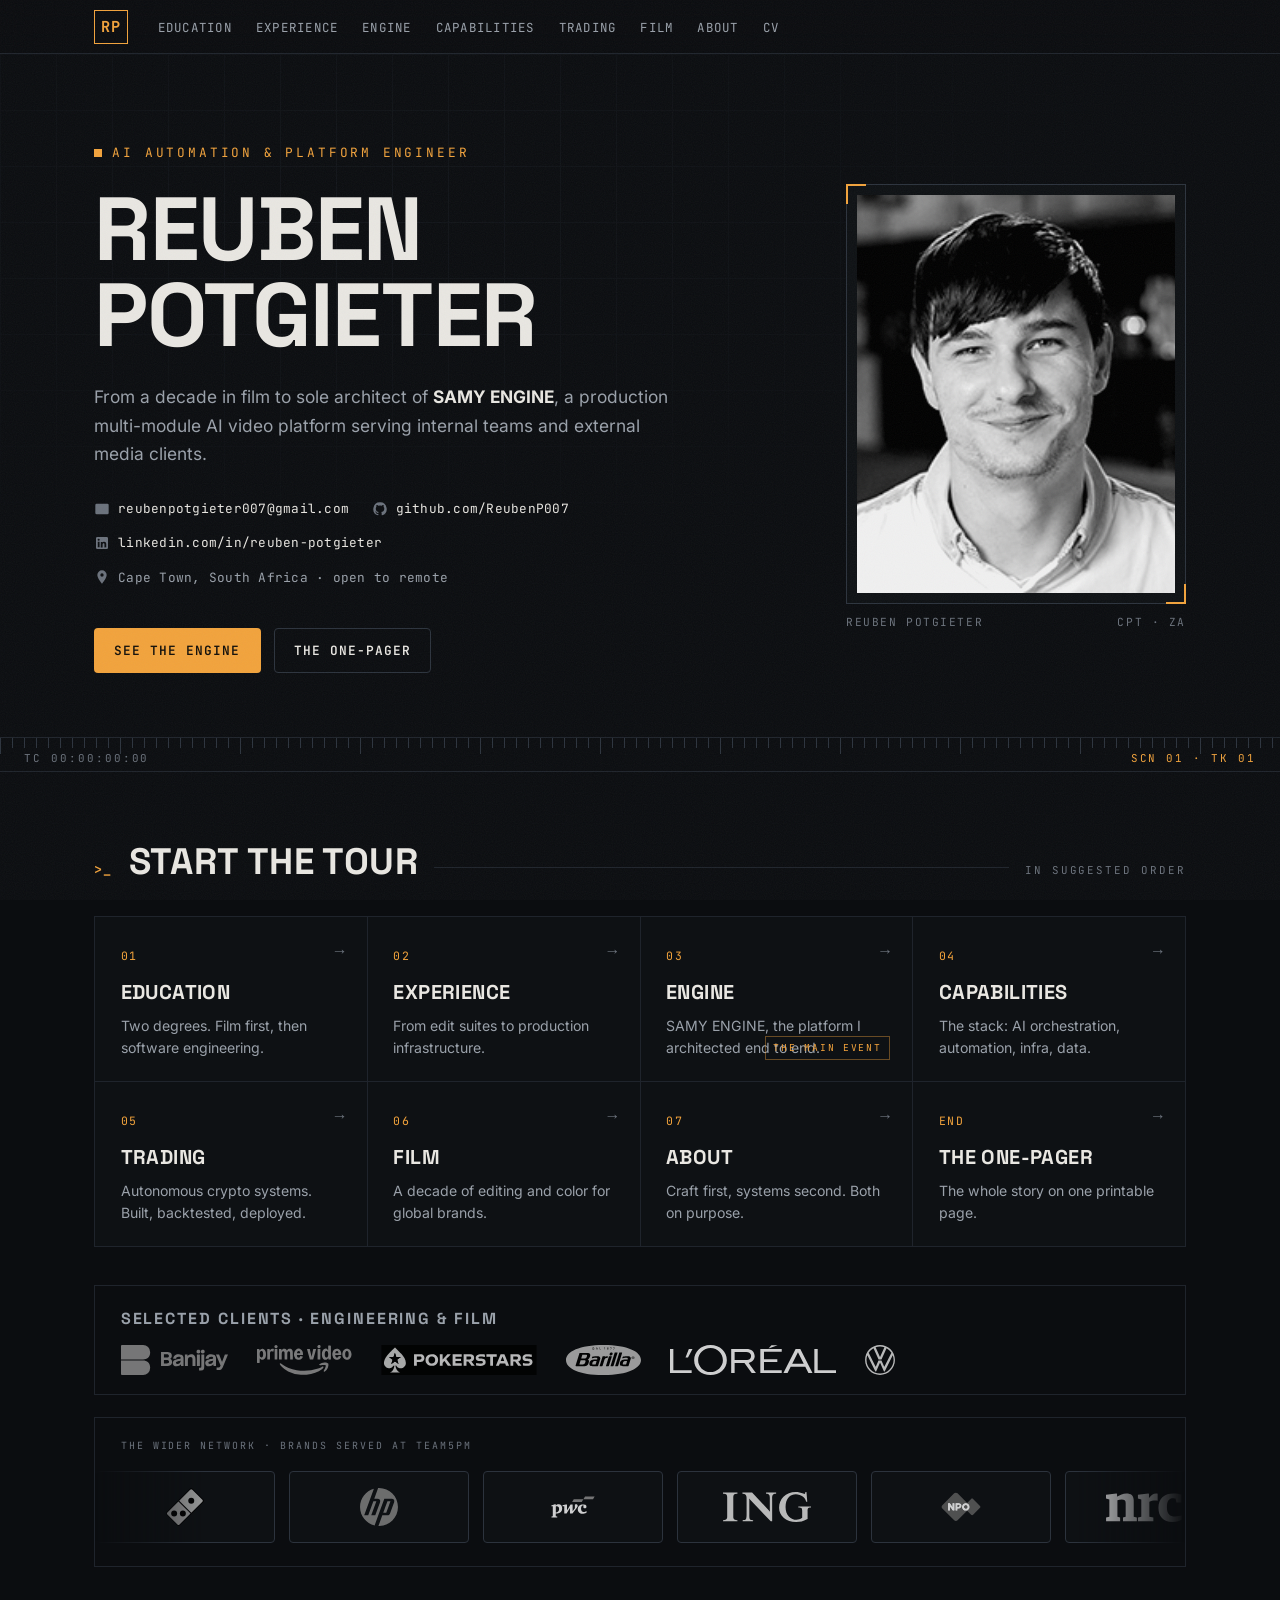
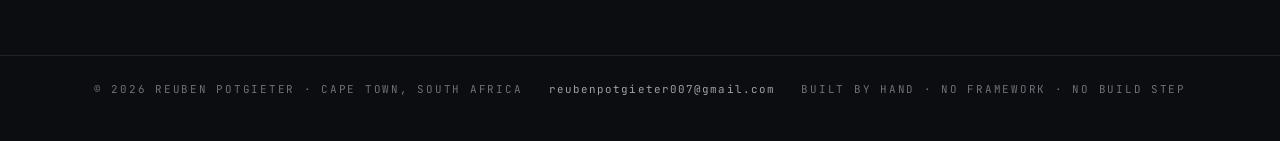
<file: index.html>
<!doctype html>
<html lang="en">
<head>
  <meta charset="utf-8">
  <meta name="viewport" content="width=device-width, initial-scale=1">
  <title>Reuben Potgieter · AI Automation &amp; Platform Engineer</title>
  <meta name="description" content="Reuben Potgieter, full-stack AI automation and platform engineer. Sole architect of SAMY ENGINE, a production multi-module AI video platform. Cape Town, South Africa.">
  <!-- Discoverability OFF by default. To let recruiters/search find this page, delete the next line AND the Disallow in robots.txt. -->
  <meta name="robots" content="noindex">
  <meta name="color-scheme" content="dark">
  <meta name="theme-color" content="#0b0d10">
  <meta property="og:type" content="profile">
  <meta property="og:title" content="Reuben Potgieter · AI Automation &amp; Platform Engineer">
  <meta property="og:description" content="From a decade in film to sole architect of SAMY ENGINE, a production multi-module AI video platform. Cape Town, South Africa.">
  <link rel="icon" href="data:image/svg+xml,%3Csvg%20xmlns='http://www.w3.org/2000/svg'%20viewBox='0%200%2064%2064'%3E%3Crect%20width='64'%20height='64'%20rx='8'%20fill='%230b0d10'/%3E%3Crect%20x='4'%20y='4'%20width='56'%20height='56'%20rx='6'%20fill='none'%20stroke='%23f2a33c'%20stroke-width='2'/%3E%3Ctext%20x='32'%20y='42'%20font-family='monospace'%20font-size='26'%20font-weight='700'%20fill='%23f2a33c'%20text-anchor='middle'%3ERP%3C/text%3E%3C/svg%3E">
  <link rel="preload" href="assets/fonts/space-grotesk-var-latin.woff2" as="font" type="font/woff2" crossorigin>
  <link rel="preload" href="assets/fonts/inter-var-latin.woff2" as="font" type="font/woff2" crossorigin>
  <link rel="preload" href="assets/fonts/jetbrains-mono-var-latin.woff2" as="font" type="font/woff2" crossorigin>
  <link rel="stylesheet" href="styles.css">
</head>
<body>
  <a class="skip-link" href="#main">Skip to content</a>

  <nav class="topnav" aria-label="Site navigation">
    <div class="topnav__inner">
      <a class="topnav__brand" href="index.html" aria-label="Reuben Potgieter, home">RP</a>
      <ul class="topnav__links">
        <li><a href="education.html">Education</a></li>
        <li><a href="experience.html">Experience</a></li>
        <li><a href="engine.html">Engine</a></li>
        <li><a href="capabilities.html">Capabilities</a></li>
        <li><a href="trading.html">Trading</a></li>
        <li><a href="film.html">Film</a></li>
        <li><a href="about.html">About</a></li>
        <li><a href="cv.html">CV</a></li>
      </ul>
    </div>
  </nav>

  <header class="hero" id="top">
    <div class="hero__backdrop" aria-hidden="true"></div>
    <div class="hero__inner">
      <div class="hero__intro">
        <p class="hero__kicker"><span class="tick" aria-hidden="true"></span>AI Automation &amp; Platform Engineer</p>
        <h1 class="hero__name">Reuben<br>Potgieter</h1>
        <p class="hero__tagline">
          From a decade in film to sole architect of <strong>SAMY&nbsp;ENGINE</strong>,
          a production multi-module AI video platform serving internal teams and
          external media clients.
        </p>

        <ul class="contacts" aria-label="Contact and links">
          <li>
            <a id="email-link" class="contact" href="#" aria-disabled="true" rel="noopener"
               data-user="reubenpotgieter007" data-domain="gmail.com">
              <svg class="ico" width="16" height="16" viewBox="0 0 24 24" aria-hidden="true"><path fill="currentColor" d="M4 4h16a2 2 0 0 1 2 2v12a2 2 0 0 1-2 2H4a2 2 0 0 1-2-2V6a2 2 0 0 1 2-2zm8 7L4 6.5V6l8 4.5L20 6v.5L12 11z"/></svg>
              <span class="contact-text">Email</span>
            </a>
            <noscript><span class="contact contact--static">reubenpotgieter007 [at] gmail [dot] com</span></noscript>
          </li>
          <li>
            <a class="contact" href="https://github.com/ReubenP007" rel="noopener" target="_blank">
              <svg class="ico" width="16" height="16" viewBox="0 0 24 24" aria-hidden="true"><path fill="currentColor" d="M12 2a10 10 0 0 0-3.16 19.49c.5.09.68-.22.68-.48v-1.7c-2.78.6-3.37-1.34-3.37-1.34-.46-1.16-1.11-1.47-1.11-1.47-.91-.62.07-.61.07-.61 1 .07 1.53 1.03 1.53 1.03.9 1.53 2.36 1.09 2.94.83.09-.65.35-1.09.63-1.34-2.22-.25-4.55-1.11-4.55-4.94 0-1.09.39-1.98 1.03-2.68-.1-.25-.45-1.27.1-2.65 0 0 .84-.27 2.75 1.02a9.5 9.5 0 0 1 5 0c1.91-1.29 2.75-1.02 2.75-1.02.55 1.38.2 2.4.1 2.65.64.7 1.03 1.59 1.03 2.68 0 3.84-2.34 4.69-4.57 4.94.36.31.68.92.68 1.85v2.74c0 .27.18.58.69.48A10 10 0 0 0 12 2z"/></svg>
              <span>github.com/ReubenP007</span>
            </a>
          </li>
          <li>
            <a class="contact" href="https://za.linkedin.com/in/reuben-potgieter" rel="noopener" target="_blank">
              <svg class="ico" width="16" height="16" viewBox="0 0 24 24" aria-hidden="true"><path fill="currentColor" d="M19 3a2 2 0 0 1 2 2v14a2 2 0 0 1-2 2H5a2 2 0 0 1-2-2V5a2 2 0 0 1 2-2zM8.34 18.34V9.99H5.67v8.35zM7 8.8a1.55 1.55 0 1 0 0-3.1 1.55 1.55 0 0 0 0 3.1zm11.34 9.54v-4.58c0-2.45-1.31-3.59-3.06-3.59-1.41 0-2.04.78-2.39 1.32v-1.13h-2.67c.04.75 0 8.35 0 8.35h2.67v-4.66c0-.24.02-.48.09-.65.19-.48.63-.98 1.36-.98.96 0 1.34.73 1.34 1.8v4.49z"/></svg>
              <span>linkedin.com/in/reuben-potgieter</span>
            </a>
          </li>
          <li>
            <span class="contact contact--static">
              <svg class="ico" width="16" height="16" viewBox="0 0 24 24" aria-hidden="true"><path fill="currentColor" d="M12 2a7 7 0 0 0-7 7c0 5 7 13 7 13s7-8 7-13a7 7 0 0 0-7-7zm0 9.5A2.5 2.5 0 1 1 12 6.5a2.5 2.5 0 0 1 0 5z"/></svg>
              Cape Town, South Africa · open to remote
            </span>
          </li>
        </ul>

        <div class="hero__actions">
          <a class="btn btn--primary" href="engine.html">See the engine</a>
          <a class="btn btn--ghost" href="cv.html">The one-pager</a>
        </div>
      </div>

      <figure class="hero__portrait">
        <div class="portrait__frame">
          <img class="portrait__img" src="assets/profile.jpg" width="380" height="475"
               alt="Portrait of Reuben Potgieter" loading="eager" decoding="async">
        </div>
        <figcaption class="portrait__caption">
          <span>REUBEN POTGIETER</span>
          <span>CPT · ZA</span>
        </figcaption>
      </figure>
    </div>

    <div class="hero__ruler" aria-hidden="true">
      <span class="ruler__label">TC 00:00:00:00</span>
      <span class="ruler__label ruler__label--right">SCN 01 · TK 01</span>
    </div>
  </header>

  <main id="main">
    <section class="section" aria-labelledby="tour-h">
      <header class="sec__head" data-reveal>
        <span class="sec__num">&gt;_</span>
        <h2 class="sec__title" id="tour-h">Start the tour</h2>
        <span class="sec__rule" aria-hidden="true"></span>
        <span class="sec__note">IN SUGGESTED ORDER</span>
      </header>

      <div class="guides" data-reveal>
        <a class="guide" href="education.html">
          <span class="guide__num">01</span>
          <h3 class="guide__title">Education</h3>
          <p>Two degrees. Film first, then software engineering.</p>
          <span class="guide__arrow" aria-hidden="true">&rarr;</span>
        </a>
        <a class="guide" href="experience.html">
          <span class="guide__num">02</span>
          <h3 class="guide__title">Experience</h3>
          <p>From edit suites to production infrastructure.</p>
          <span class="guide__arrow" aria-hidden="true">&rarr;</span>
        </a>
        <a class="guide" href="engine.html">
          <span class="guide__num">03</span>
          <h3 class="guide__title">Engine</h3>
          <p>SAMY ENGINE, the platform I architected end to end.</p>
          <span class="guide__arrow" aria-hidden="true">&rarr;</span>
          <span class="guide__tag">THE MAIN EVENT</span>
        </a>
        <a class="guide" href="capabilities.html">
          <span class="guide__num">04</span>
          <h3 class="guide__title">Capabilities</h3>
          <p>The stack: AI orchestration, automation, infra, data.</p>
          <span class="guide__arrow" aria-hidden="true">&rarr;</span>
        </a>
        <a class="guide" href="trading.html">
          <span class="guide__num">05</span>
          <h3 class="guide__title">Trading</h3>
          <p>Autonomous crypto systems. Built, backtested, deployed.</p>
          <span class="guide__arrow" aria-hidden="true">&rarr;</span>
        </a>
        <a class="guide" href="film.html">
          <span class="guide__num">06</span>
          <h3 class="guide__title">Film</h3>
          <p>A decade of editing and color for global brands.</p>
          <span class="guide__arrow" aria-hidden="true">&rarr;</span>
        </a>
        <a class="guide" href="about.html">
          <span class="guide__num">07</span>
          <h3 class="guide__title">About</h3>
          <p>Craft first, systems second. Both on purpose.</p>
          <span class="guide__arrow" aria-hidden="true">&rarr;</span>
        </a>
        <a class="guide" href="cv.html">
          <span class="guide__num">END</span>
          <h3 class="guide__title">The one-pager</h3>
          <p>The whole story on one printable page.</p>
          <span class="guide__arrow" aria-hidden="true">&rarr;</span>
        </a>
      </div>

      <div class="wordmarks" data-reveal aria-label="Selected clients">
        <span class="wordmarks__label">SELECTED CLIENTS · ENGINEERING &amp; FILM</span>
        <img src="assets/logos/logo-banijay.svg" alt="Banijay" loading="lazy">
        <img src="assets/logos/logo-prime-video.svg" alt="Prime Video" loading="lazy">
        <img src="assets/logos/logo-pokerstars.svg" alt="PokerStars" loading="lazy">
        <img src="assets/logos/logo-barilla.svg" alt="Barilla" loading="lazy">
        <img src="assets/logos/logo-loreal.svg" alt="L'Or&eacute;al" loading="lazy">
        <img src="assets/logos/logo-volkswagen.svg" alt="Volkswagen" loading="lazy">
      </div>

      <div class="marquee" data-reveal aria-label="Brands served at Team5pm">
        <span class="wordmarks__label">THE WIDER NETWORK · BRANDS SERVED AT TEAM5PM</span>
        <div class="marquee__viewport">
          <div class="marquee__track">
            <div class="marquee__group">
              <div class="brandtile"><img src="assets/logos/nb-dominos.svg" alt="Domino's" class="brandtile__tall" loading="lazy"></div>
              <div class="brandtile"><img src="assets/logos/nb-hp.svg" alt="HP" class="brandtile__tall" loading="lazy"></div>
              <div class="brandtile"><img src="assets/logos/nb-pwc.svg" alt="PwC" class="brandtile__pad" loading="lazy"></div>
              <div class="brandtile"><img src="assets/logos/nb-ing.svg" alt="ING" loading="lazy"></div>
              <div class="brandtile"><img src="assets/logos/nb-npo.svg" alt="NPO" class="brandtile__noinvert" loading="lazy"></div>
              <div class="brandtile"><img src="assets/logos/nb-nrc.svg" alt="NRC" loading="lazy"></div>
            </div>
            <div class="marquee__group" aria-hidden="true">
              <div class="brandtile"><img src="assets/logos/nb-dominos.svg" alt="" class="brandtile__tall" loading="lazy"></div>
              <div class="brandtile"><img src="assets/logos/nb-hp.svg" alt="" class="brandtile__tall" loading="lazy"></div>
              <div class="brandtile"><img src="assets/logos/nb-pwc.svg" alt="" class="brandtile__pad" loading="lazy"></div>
              <div class="brandtile"><img src="assets/logos/nb-ing.svg" alt="" loading="lazy"></div>
              <div class="brandtile"><img src="assets/logos/nb-npo.svg" alt="" class="brandtile__noinvert" loading="lazy"></div>
              <div class="brandtile"><img src="assets/logos/nb-nrc.svg" alt="" loading="lazy"></div>
            </div>
          </div>
        </div>
      </div>
    </section>
  </main>

  <footer class="foot">
    <div class="foot__inner">
      <p>© <span data-year>2026</span> REUBEN POTGIETER · CAPE TOWN, SOUTH AFRICA</p>
      <p><a class="foot__mail" href="#" data-user="reubenpotgieter007" data-domain="gmail.com" rel="noopener">EMAIL ME</a></p>
      <p class="foot__note">BUILT BY HAND · NO FRAMEWORK · NO BUILD STEP</p>
    </div>
  </footer>

  <script src="script.js" defer></script>
</body>
</html>
</file>
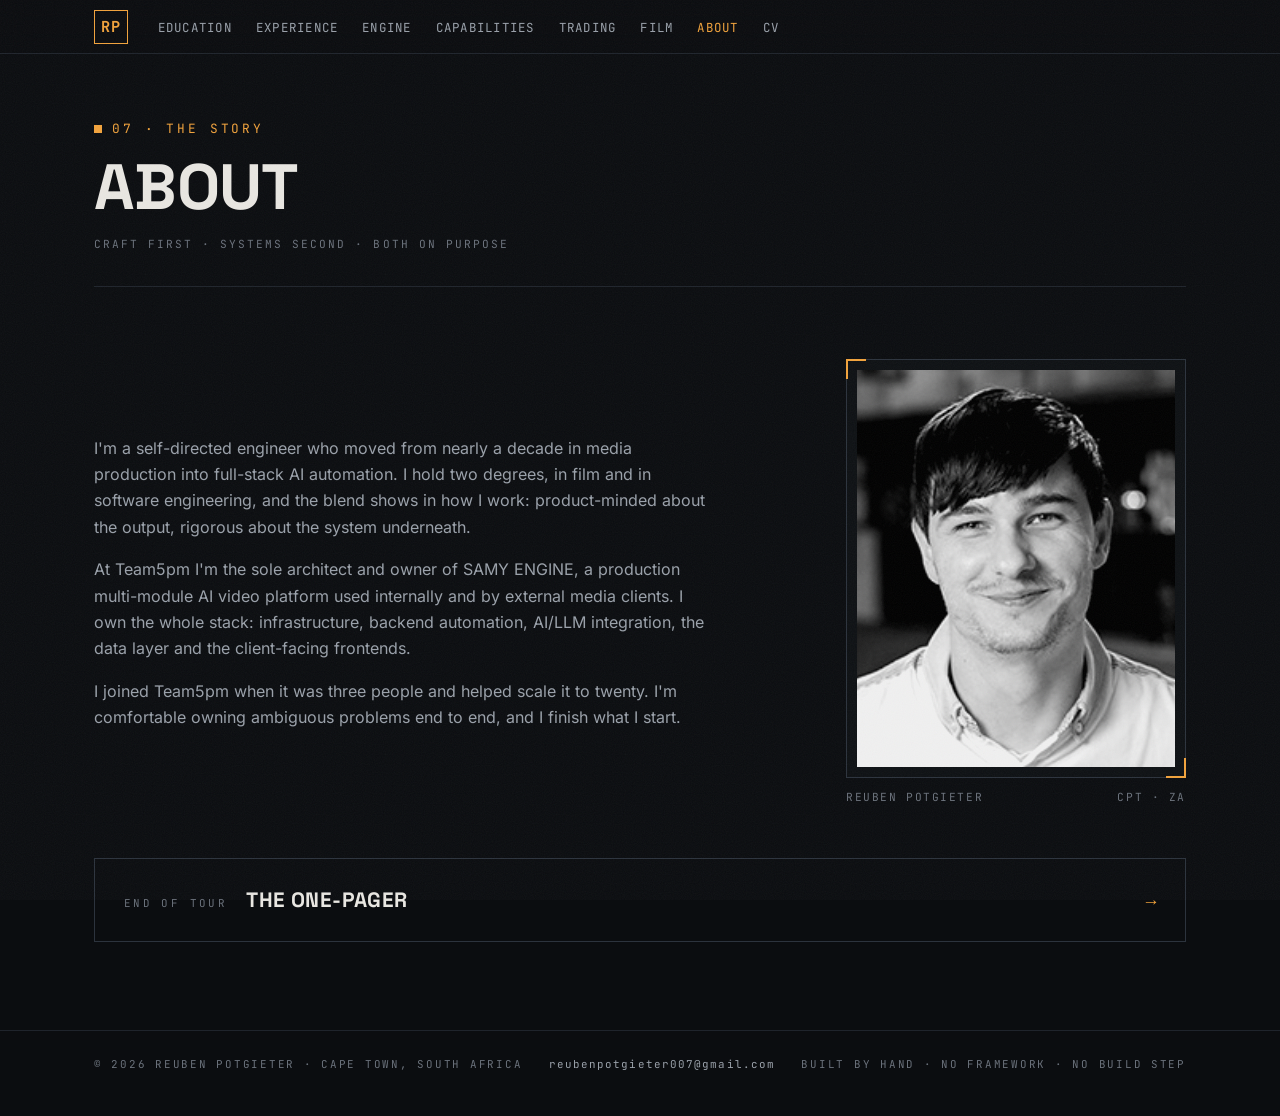
<file: about.html>
<!doctype html>
<html lang="en">
<head>
  <meta charset="utf-8">
  <meta name="viewport" content="width=device-width, initial-scale=1">
  <title>About · Reuben Potgieter</title>
  <meta name="description" content="About Reuben Potgieter: from nearly a decade in media production to full-stack AI automation.">
  <meta name="robots" content="noindex">
  <meta name="color-scheme" content="dark">
  <meta name="theme-color" content="#0b0d10">
  <link rel="icon" href="data:image/svg+xml,%3Csvg%20xmlns='http://www.w3.org/2000/svg'%20viewBox='0%200%2064%2064'%3E%3Crect%20width='64'%20height='64'%20rx='8'%20fill='%230b0d10'/%3E%3Crect%20x='4'%20y='4'%20width='56'%20height='56'%20rx='6'%20fill='none'%20stroke='%23f2a33c'%20stroke-width='2'/%3E%3Ctext%20x='32'%20y='42'%20font-family='monospace'%20font-size='26'%20font-weight='700'%20fill='%23f2a33c'%20text-anchor='middle'%3ERP%3C/text%3E%3C/svg%3E">
  <link rel="preload" href="assets/fonts/space-grotesk-var-latin.woff2" as="font" type="font/woff2" crossorigin>
  <link rel="preload" href="assets/fonts/inter-var-latin.woff2" as="font" type="font/woff2" crossorigin>
  <link rel="preload" href="assets/fonts/jetbrains-mono-var-latin.woff2" as="font" type="font/woff2" crossorigin>
  <link rel="stylesheet" href="styles.css">
</head>
<body>
  <a class="skip-link" href="#main">Skip to content</a>

  <nav class="topnav" aria-label="Site navigation">
    <div class="topnav__inner">
      <a class="topnav__brand" href="index.html" aria-label="Reuben Potgieter, home">RP</a>
      <ul class="topnav__links">
        <li><a href="education.html">Education</a></li>
        <li><a href="experience.html">Experience</a></li>
        <li><a href="engine.html">Engine</a></li>
        <li><a href="capabilities.html">Capabilities</a></li>
        <li><a href="trading.html">Trading</a></li>
        <li><a href="film.html">Film</a></li>
        <li><a href="about.html" class="is-active" aria-current="page">About</a></li>
        <li><a href="cv.html">CV</a></li>
      </ul>
    </div>
  </nav>

  <header class="pagehead">
    <p class="pagehead__kicker"><span class="tick" aria-hidden="true"></span>07 · THE STORY</p>
    <h1 class="pagehead__title">About</h1>
    <p class="pagehead__note">CRAFT FIRST · SYSTEMS SECOND · BOTH ON PURPOSE</p>
    <hr class="pagehead__rule">
  </header>

  <main id="main">
    <section class="section" aria-label="About Reuben Potgieter">
      <div class="hero__inner" style="padding: 0;">
        <div class="prose" data-reveal>
          <p>
            I'm a self-directed engineer who moved from nearly a decade in media
            production into full-stack AI automation. I hold two degrees, in film and
            in software engineering, and the blend shows in how I work: product-minded
            about the output, rigorous about the system underneath.
          </p>
          <p>
            At Team5pm I'm the sole architect and owner of SAMY ENGINE, a production
            multi-module AI video platform used internally and by external media
            clients. I own the whole stack: infrastructure, backend automation, AI/LLM
            integration, the data layer and the client-facing frontends.
          </p>
          <p>
            I joined Team5pm when it was three people and helped scale it to twenty.
            I'm comfortable owning ambiguous problems end to end, and I finish what
            I start.
          </p>
        </div>

        <figure class="hero__portrait" data-reveal>
          <div class="portrait__frame">
            <img class="portrait__img" src="assets/profile.jpg" width="380" height="475"
                 alt="Portrait of Reuben Potgieter" loading="eager" decoding="async">
          </div>
          <figcaption class="portrait__caption">
            <span>REUBEN POTGIETER</span>
            <span>CPT · ZA</span>
          </figcaption>
        </figure>
      </div>

      <a class="nudge" href="cv.html">
        <span class="nudge__label">END OF TOUR</span>
        <span class="nudge__title">The one-pager</span>
        <span class="nudge__arrow" aria-hidden="true">&rarr;</span>
      </a>
    </section>
  </main>

  <footer class="foot">
    <div class="foot__inner">
      <p>© <span data-year>2026</span> REUBEN POTGIETER · CAPE TOWN, SOUTH AFRICA</p>
      <p><a class="foot__mail" href="#" data-user="reubenpotgieter007" data-domain="gmail.com" rel="noopener">EMAIL ME</a></p>
      <p class="foot__note">BUILT BY HAND · NO FRAMEWORK · NO BUILD STEP</p>
    </div>
  </footer>

  <script src="script.js" defer></script>
</body>
</html>
</file>
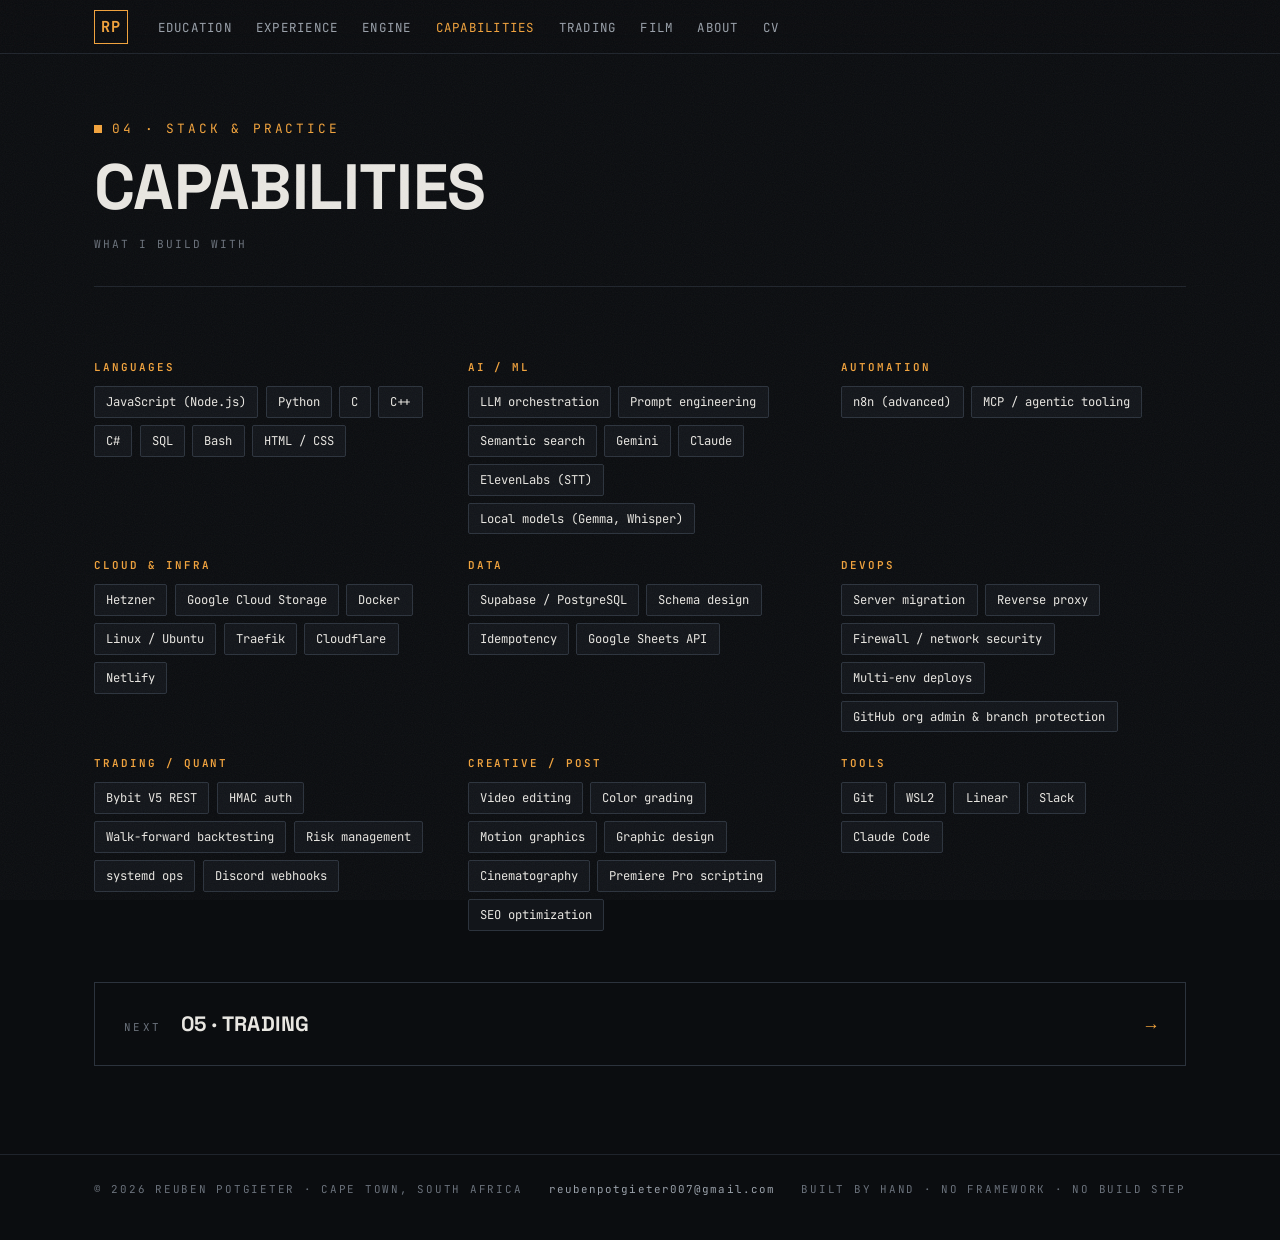
<file: capabilities.html>
<!doctype html>
<html lang="en">
<head>
  <meta charset="utf-8">
  <meta name="viewport" content="width=device-width, initial-scale=1">
  <title>Capabilities · Reuben Potgieter</title>
  <meta name="description" content="Capabilities: AI/LLM orchestration, automation, cloud and infrastructure, data engineering and DevOps.">
  <meta name="robots" content="noindex">
  <meta name="color-scheme" content="dark">
  <meta name="theme-color" content="#0b0d10">
  <link rel="icon" href="data:image/svg+xml,%3Csvg%20xmlns='http://www.w3.org/2000/svg'%20viewBox='0%200%2064%2064'%3E%3Crect%20width='64'%20height='64'%20rx='8'%20fill='%230b0d10'/%3E%3Crect%20x='4'%20y='4'%20width='56'%20height='56'%20rx='6'%20fill='none'%20stroke='%23f2a33c'%20stroke-width='2'/%3E%3Ctext%20x='32'%20y='42'%20font-family='monospace'%20font-size='26'%20font-weight='700'%20fill='%23f2a33c'%20text-anchor='middle'%3ERP%3C/text%3E%3C/svg%3E">
  <link rel="preload" href="assets/fonts/space-grotesk-var-latin.woff2" as="font" type="font/woff2" crossorigin>
  <link rel="preload" href="assets/fonts/inter-var-latin.woff2" as="font" type="font/woff2" crossorigin>
  <link rel="preload" href="assets/fonts/jetbrains-mono-var-latin.woff2" as="font" type="font/woff2" crossorigin>
  <link rel="stylesheet" href="styles.css">
</head>
<body>
  <a class="skip-link" href="#main">Skip to content</a>

  <nav class="topnav" aria-label="Site navigation">
    <div class="topnav__inner">
      <a class="topnav__brand" href="index.html" aria-label="Reuben Potgieter, home">RP</a>
      <ul class="topnav__links">
        <li><a href="education.html">Education</a></li>
        <li><a href="experience.html">Experience</a></li>
        <li><a href="engine.html">Engine</a></li>
        <li><a href="capabilities.html" class="is-active" aria-current="page">Capabilities</a></li>
        <li><a href="trading.html">Trading</a></li>
        <li><a href="film.html">Film</a></li>
        <li><a href="about.html">About</a></li>
        <li><a href="cv.html">CV</a></li>
      </ul>
    </div>
  </nav>

  <header class="pagehead">
    <p class="pagehead__kicker"><span class="tick" aria-hidden="true"></span>04 · STACK &amp; PRACTICE</p>
    <h1 class="pagehead__title">Capabilities</h1>
    <p class="pagehead__note">WHAT I BUILD WITH</p>
    <hr class="pagehead__rule">
  </header>

  <main id="main">
    <section class="section" aria-label="Skills and capabilities">
      <div class="skills" data-reveal>
        <div class="skillgroup">
          <h3 class="skillgroup__label">Languages</h3>
          <ul class="chips"><li>JavaScript (Node.js)</li><li>Python</li><li>C</li><li>C++</li><li>C#</li><li>SQL</li><li>Bash</li><li>HTML / CSS</li></ul>
        </div>
        <div class="skillgroup">
          <h3 class="skillgroup__label">AI / ML</h3>
          <ul class="chips"><li>LLM orchestration</li><li>Prompt engineering</li><li>Semantic search</li><li>Gemini</li><li>Claude</li><li>ElevenLabs (STT)</li><li>Local models (Gemma, Whisper)</li></ul>
        </div>
        <div class="skillgroup">
          <h3 class="skillgroup__label">Automation</h3>
          <ul class="chips"><li>n8n (advanced)</li><li>MCP / agentic tooling</li></ul>
        </div>
        <div class="skillgroup">
          <h3 class="skillgroup__label">Cloud &amp; Infra</h3>
          <ul class="chips"><li>Hetzner</li><li>Google Cloud Storage</li><li>Docker</li><li>Linux / Ubuntu</li><li>Traefik</li><li>Cloudflare</li><li>Netlify</li></ul>
        </div>
        <div class="skillgroup">
          <h3 class="skillgroup__label">Data</h3>
          <ul class="chips"><li>Supabase / PostgreSQL</li><li>Schema design</li><li>Idempotency</li><li>Google Sheets API</li></ul>
        </div>
        <div class="skillgroup">
          <h3 class="skillgroup__label">DevOps</h3>
          <ul class="chips"><li>Server migration</li><li>Reverse proxy</li><li>Firewall / network security</li><li>Multi-env deploys</li><li>GitHub org admin &amp; branch protection</li></ul>
        </div>
        <div class="skillgroup">
          <h3 class="skillgroup__label">Trading / Quant</h3>
          <ul class="chips"><li>Bybit V5 REST</li><li>HMAC auth</li><li>Walk-forward backtesting</li><li>Risk management</li><li>systemd ops</li><li>Discord webhooks</li></ul>
        </div>
        <div class="skillgroup">
          <h3 class="skillgroup__label">Creative / Post</h3>
          <ul class="chips"><li>Video editing</li><li>Color grading</li><li>Motion graphics</li><li>Graphic design</li><li>Cinematography</li><li>Premiere Pro scripting</li><li>SEO optimization</li></ul>
        </div>
        <div class="skillgroup">
          <h3 class="skillgroup__label">Tools</h3>
          <ul class="chips"><li>Git</li><li>WSL2</li><li>Linear</li><li>Slack</li><li>Claude Code</li></ul>
        </div>
      </div>

      <a class="nudge" href="trading.html">
        <span class="nudge__label">NEXT</span>
        <span class="nudge__title">05 · Trading</span>
        <span class="nudge__arrow" aria-hidden="true">&rarr;</span>
      </a>
    </section>
  </main>

  <footer class="foot">
    <div class="foot__inner">
      <p>© <span data-year>2026</span> REUBEN POTGIETER · CAPE TOWN, SOUTH AFRICA</p>
      <p><a class="foot__mail" href="#" data-user="reubenpotgieter007" data-domain="gmail.com" rel="noopener">EMAIL ME</a></p>
      <p class="foot__note">BUILT BY HAND · NO FRAMEWORK · NO BUILD STEP</p>
    </div>
  </footer>

  <script src="script.js" defer></script>
</body>
</html>
</file>
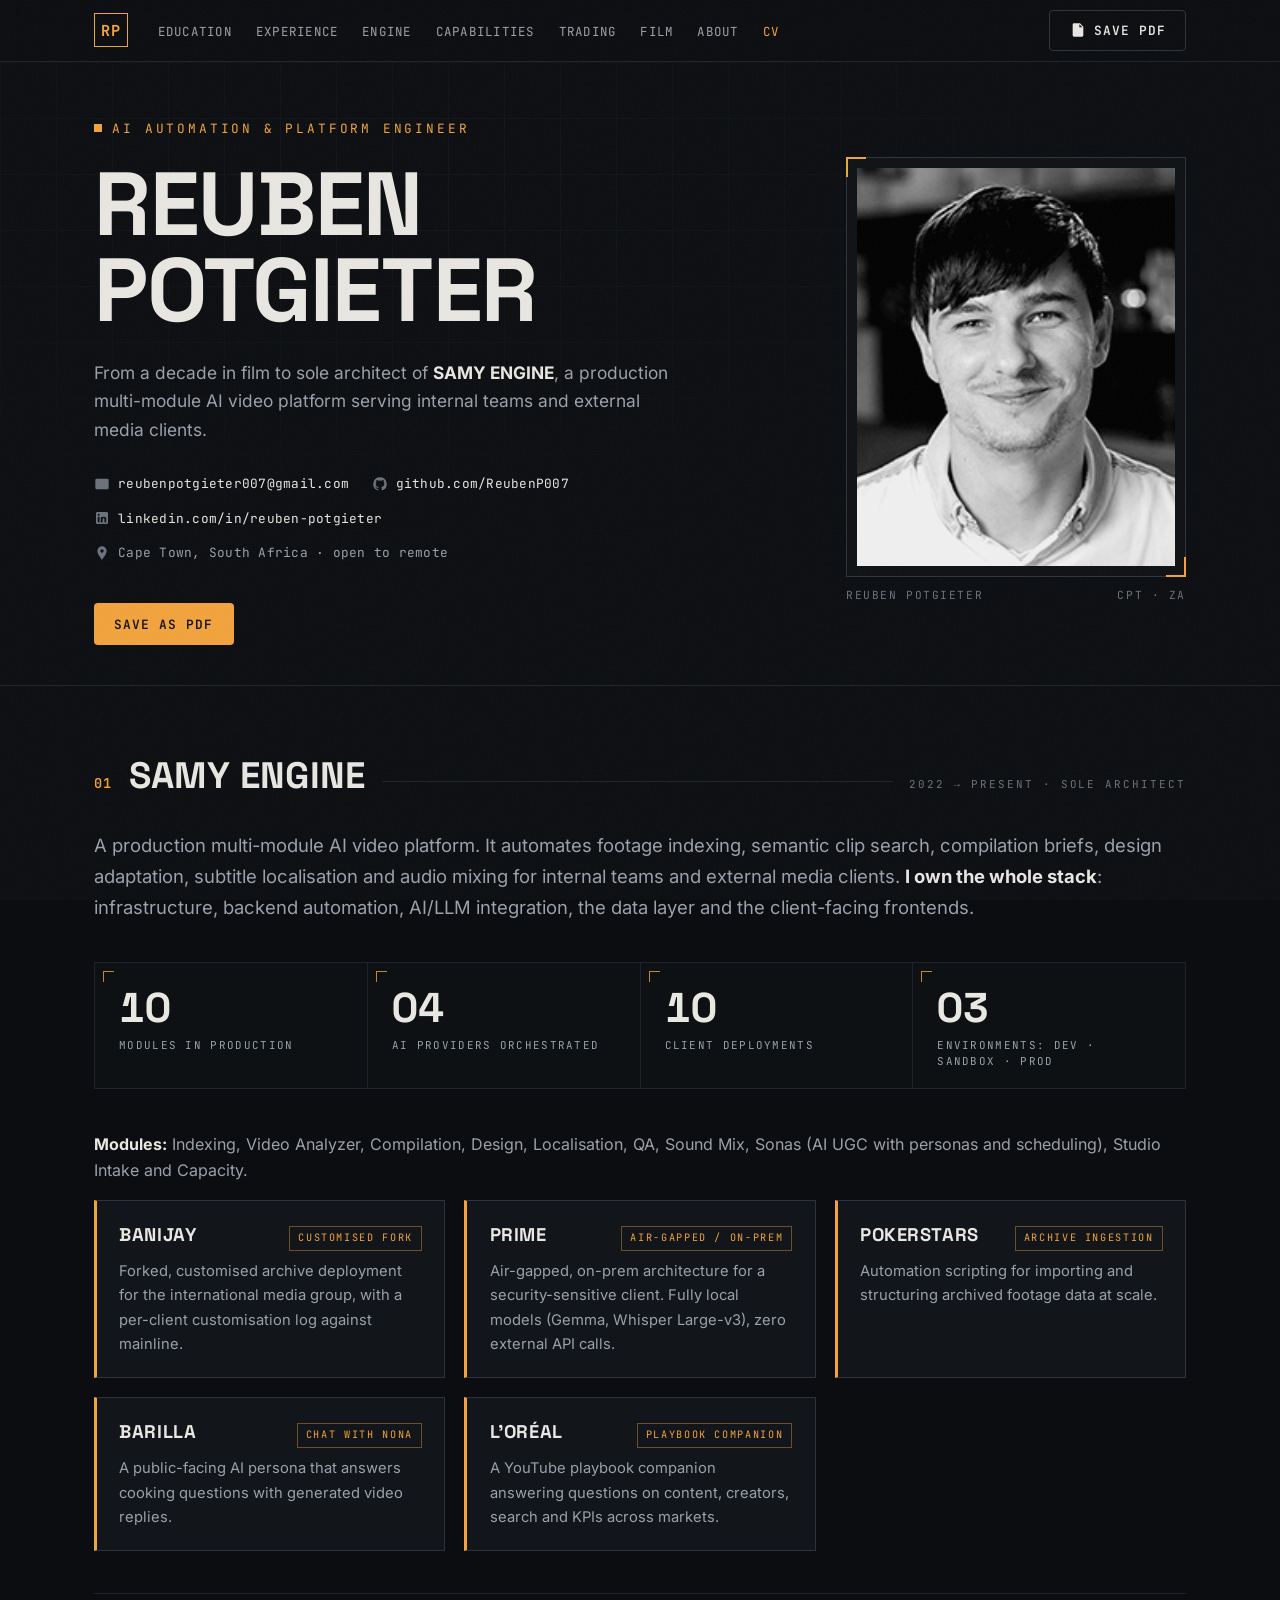
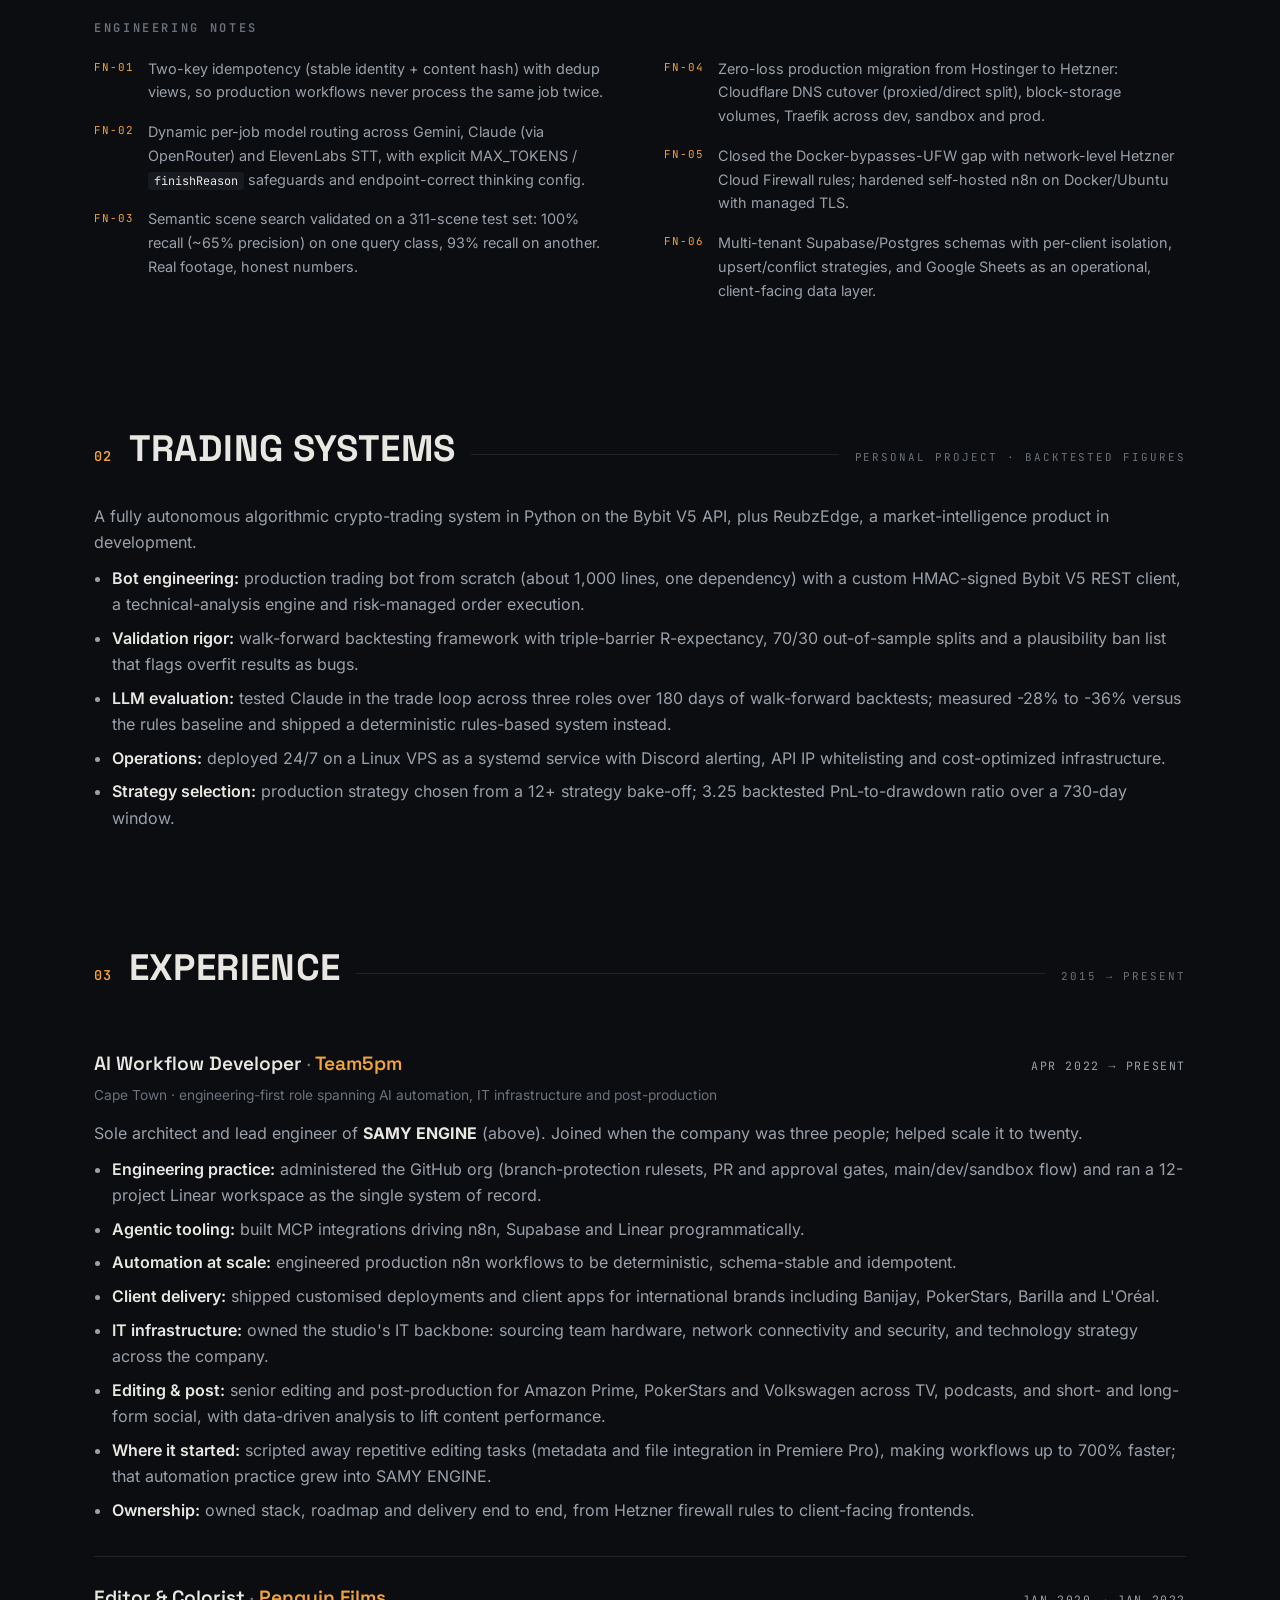
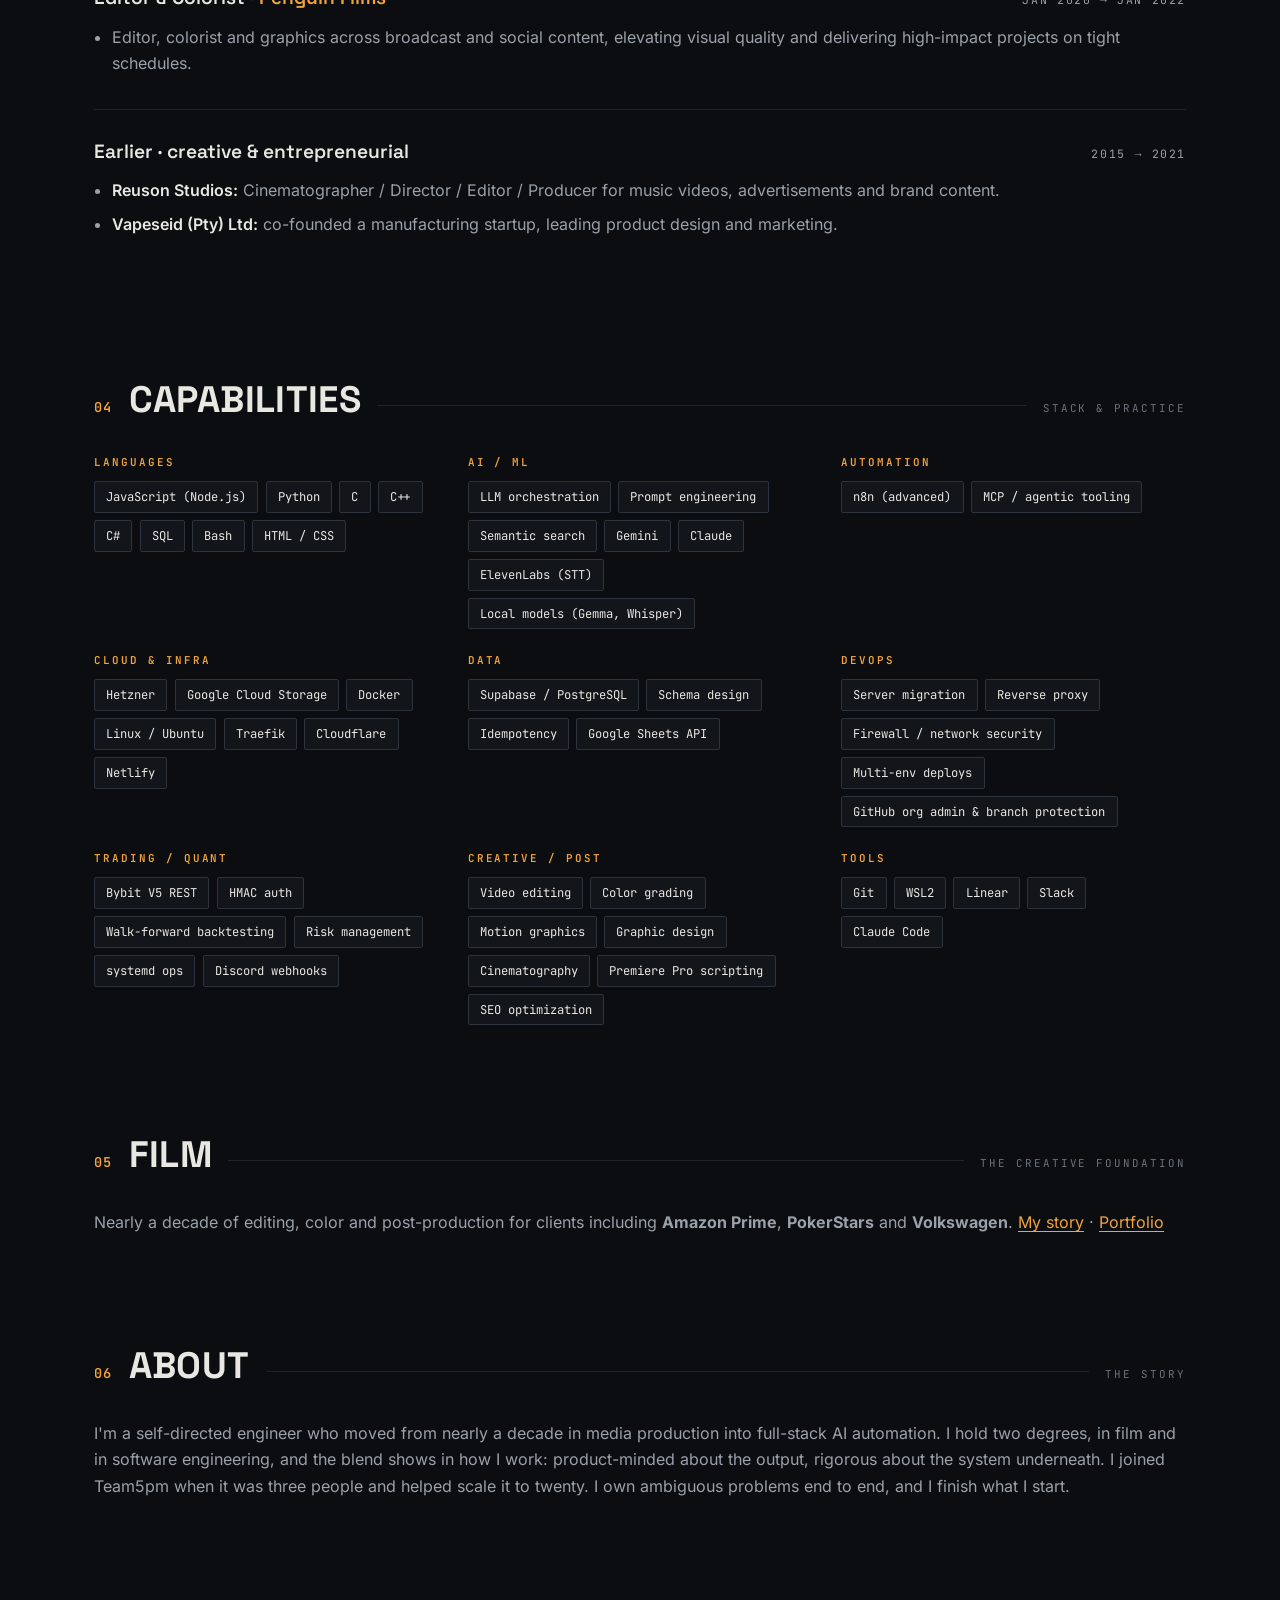
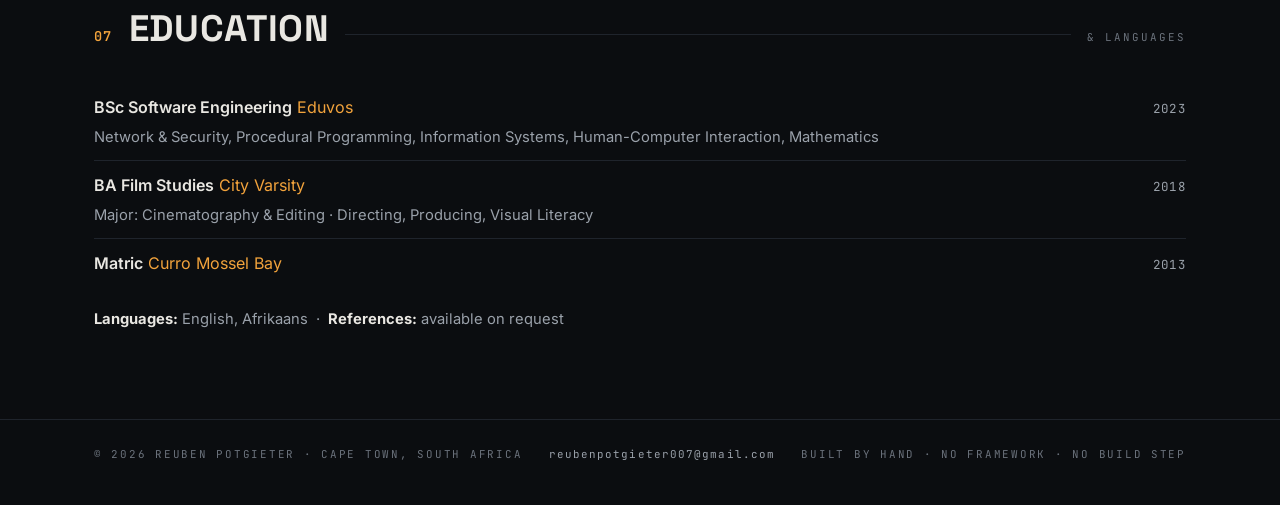
<file: cv.html>
<!doctype html>
<html lang="en">
<head>
  <meta charset="utf-8">
  <meta name="viewport" content="width=device-width, initial-scale=1">
  <title>CV · Reuben Potgieter</title>
  <meta name="description" content="The one-page CV of Reuben Potgieter, AI automation and platform engineer. Print-ready.">
  <meta name="robots" content="noindex">
  <meta name="color-scheme" content="dark">
  <meta name="theme-color" content="#0b0d10">
  <link rel="icon" href="data:image/svg+xml,%3Csvg%20xmlns='http://www.w3.org/2000/svg'%20viewBox='0%200%2064%2064'%3E%3Crect%20width='64'%20height='64'%20rx='8'%20fill='%230b0d10'/%3E%3Crect%20x='4'%20y='4'%20width='56'%20height='56'%20rx='6'%20fill='none'%20stroke='%23f2a33c'%20stroke-width='2'/%3E%3Ctext%20x='32'%20y='42'%20font-family='monospace'%20font-size='26'%20font-weight='700'%20fill='%23f2a33c'%20text-anchor='middle'%3ERP%3C/text%3E%3C/svg%3E">
  <link rel="preload" href="assets/fonts/space-grotesk-var-latin.woff2" as="font" type="font/woff2" crossorigin>
  <link rel="preload" href="assets/fonts/inter-var-latin.woff2" as="font" type="font/woff2" crossorigin>
  <link rel="preload" href="assets/fonts/jetbrains-mono-var-latin.woff2" as="font" type="font/woff2" crossorigin>
  <link rel="stylesheet" href="styles.css">
</head>
<body>
  <a class="skip-link" href="#main">Skip to content</a>

  <nav class="topnav" aria-label="Site navigation">
    <div class="topnav__inner">
      <a class="topnav__brand" href="index.html" aria-label="Reuben Potgieter, home">RP</a>
      <ul class="topnav__links">
        <li><a href="education.html">Education</a></li>
        <li><a href="experience.html">Experience</a></li>
        <li><a href="engine.html">Engine</a></li>
        <li><a href="capabilities.html">Capabilities</a></li>
        <li><a href="trading.html">Trading</a></li>
        <li><a href="film.html">Film</a></li>
        <li><a href="about.html">About</a></li>
        <li><a href="cv.html" class="is-active" aria-current="page">CV</a></li>
      </ul>
      <button type="button" class="btn btn--ghost topnav__pdf" data-print>
        <svg class="ico" width="16" height="16" viewBox="0 0 24 24" aria-hidden="true"><path fill="currentColor" d="M8 16h8v2H8zm0-3h8v2H8zM6 2h9l5 5v13a2 2 0 0 1-2 2H6a2 2 0 0 1-2-2V4a2 2 0 0 1 2-2zm8 1.5V8h4.5z"/></svg>
        Save PDF
      </button>
    </div>
  </nav>

  <header class="hero" id="top">
    <div class="hero__backdrop" aria-hidden="true"></div>
    <div class="hero__inner" style="padding-top: 3.5rem; padding-bottom: 2.5rem;">
      <div class="hero__intro">
        <p class="hero__kicker"><span class="tick" aria-hidden="true"></span>AI Automation &amp; Platform Engineer</p>
        <h1 class="hero__name">Reuben<br>Potgieter</h1>
        <p class="hero__tagline">
          From a decade in film to sole architect of <strong>SAMY&nbsp;ENGINE</strong>,
          a production multi-module AI video platform serving internal teams and
          external media clients.
        </p>

        <ul class="contacts" aria-label="Contact and links">
          <li>
            <a id="email-link" class="contact" href="#" aria-disabled="true" rel="noopener"
               data-user="reubenpotgieter007" data-domain="gmail.com">
              <svg class="ico" width="16" height="16" viewBox="0 0 24 24" aria-hidden="true"><path fill="currentColor" d="M4 4h16a2 2 0 0 1 2 2v12a2 2 0 0 1-2 2H4a2 2 0 0 1-2-2V6a2 2 0 0 1 2-2zm8 7L4 6.5V6l8 4.5L20 6v.5L12 11z"/></svg>
              <span class="contact-text">Email</span>
            </a>
            <noscript><span class="contact contact--static">reubenpotgieter007 [at] gmail [dot] com</span></noscript>
          </li>
          <li>
            <a class="contact" href="https://github.com/ReubenP007" rel="noopener" target="_blank">
              <svg class="ico" width="16" height="16" viewBox="0 0 24 24" aria-hidden="true"><path fill="currentColor" d="M12 2a10 10 0 0 0-3.16 19.49c.5.09.68-.22.68-.48v-1.7c-2.78.6-3.37-1.34-3.37-1.34-.46-1.16-1.11-1.47-1.11-1.47-.91-.62.07-.61.07-.61 1 .07 1.53 1.03 1.53 1.03.9 1.53 2.36 1.09 2.94.83.09-.65.35-1.09.63-1.34-2.22-.25-4.55-1.11-4.55-4.94 0-1.09.39-1.98 1.03-2.68-.1-.25-.45-1.27.1-2.65 0 0 .84-.27 2.75 1.02a9.5 9.5 0 0 1 5 0c1.91-1.29 2.75-1.02 2.75-1.02.55 1.38.2 2.4.1 2.65.64.7 1.03 1.59 1.03 2.68 0 3.84-2.34 4.69-4.57 4.94.36.31.68.92.68 1.85v2.74c0 .27.18.58.69.48A10 10 0 0 0 12 2z"/></svg>
              <span>github.com/ReubenP007</span>
            </a>
          </li>
          <li>
            <a class="contact" href="https://za.linkedin.com/in/reuben-potgieter" rel="noopener" target="_blank">
              <svg class="ico" width="16" height="16" viewBox="0 0 24 24" aria-hidden="true"><path fill="currentColor" d="M19 3a2 2 0 0 1 2 2v14a2 2 0 0 1-2 2H5a2 2 0 0 1-2-2V5a2 2 0 0 1 2-2zM8.34 18.34V9.99H5.67v8.35zM7 8.8a1.55 1.55 0 1 0 0-3.1 1.55 1.55 0 0 0 0 3.1zm11.34 9.54v-4.58c0-2.45-1.31-3.59-3.06-3.59-1.41 0-2.04.78-2.39 1.32v-1.13h-2.67c.04.75 0 8.35 0 8.35h2.67v-4.66c0-.24.02-.48.09-.65.19-.48.63-.98 1.36-.98.96 0 1.34.73 1.34 1.8v4.49z"/></svg>
              <span>linkedin.com/in/reuben-potgieter</span>
            </a>
          </li>
          <li>
            <span class="contact contact--static">
              <svg class="ico" width="16" height="16" viewBox="0 0 24 24" aria-hidden="true"><path fill="currentColor" d="M12 2a7 7 0 0 0-7 7c0 5 7 13 7 13s7-8 7-13a7 7 0 0 0-7-7zm0 9.5A2.5 2.5 0 1 1 12 6.5a2.5 2.5 0 0 1 0 5z"/></svg>
              Cape Town, South Africa · open to remote
            </span>
          </li>
        </ul>

        <div class="hero__actions">
          <button type="button" class="btn btn--primary" data-print>Save as PDF</button>
        </div>
      </div>

      <figure class="hero__portrait">
        <div class="portrait__frame">
          <img class="portrait__img" src="assets/profile.jpg" width="380" height="475"
               alt="Portrait of Reuben Potgieter" loading="eager" decoding="async">
        </div>
        <figcaption class="portrait__caption">
          <span>REUBEN POTGIETER</span>
          <span>CPT · ZA</span>
        </figcaption>
      </figure>
    </div>
  </header>

  <main id="main">

    <section class="section" aria-labelledby="cv-samy-h">
      <header class="sec__head">
        <span class="sec__num">01</span>
        <h2 class="sec__title" id="cv-samy-h">SAMY Engine</h2>
        <span class="sec__rule" aria-hidden="true"></span>
        <span class="sec__note">2022 &rarr; PRESENT · SOLE ARCHITECT</span>
      </header>

      <p class="lede">
        A production multi-module AI video platform. It automates footage indexing,
        semantic clip search, compilation briefs, design adaptation, subtitle
        localisation and audio mixing for internal teams and external media clients.
        <strong>I own the whole stack</strong>: infrastructure, backend automation,
        AI/LLM integration, the data layer and the client-facing frontends.
      </p>

      <div class="stats">
        <div class="stat">
          <span class="stat__value">10</span>
          <span class="stat__label">modules in production</span>
        </div>
        <div class="stat">
          <span class="stat__value">04</span>
          <span class="stat__label">AI providers orchestrated</span>
        </div>
        <div class="stat">
          <span class="stat__value">10</span>
          <span class="stat__label">client deployments</span>
        </div>
        <div class="stat">
          <span class="stat__value">03</span>
          <span class="stat__label">environments: dev · sandbox · prod</span>
        </div>
      </div>

      <p class="role__scope" style="margin-bottom: 1rem;">
        <strong>Modules:</strong> Indexing, Video Analyzer, Compilation, Design,
        Localisation, QA, Sound Mix, Sonas (AI UGC with personas and scheduling),
        Studio Intake and Capacity.
      </p>

      <div class="clients">
        <article class="client">
          <header class="client__head">
            <h3 class="client__name">Banijay</h3>
            <span class="client__tag">CUSTOMISED FORK</span>
          </header>
          <p>Forked, customised archive deployment for the international media group,
             with a per-client customisation log against mainline.</p>
        </article>
        <article class="client">
          <header class="client__head">
            <h3 class="client__name">Prime</h3>
            <span class="client__tag">AIR-GAPPED / ON-PREM</span>
          </header>
          <p>Air-gapped, on-prem architecture for a security-sensitive client. Fully
             local models (Gemma, Whisper Large-v3), zero external API calls.</p>
        </article>
        <article class="client">
          <header class="client__head">
            <h3 class="client__name">PokerStars</h3>
            <span class="client__tag">ARCHIVE INGESTION</span>
          </header>
          <p>Automation scripting for importing and structuring archived footage data
             at scale.</p>
        </article>
        <article class="client">
          <header class="client__head">
            <h3 class="client__name">Barilla</h3>
            <span class="client__tag">CHAT WITH NONA</span>
          </header>
          <p>A public-facing AI persona that answers cooking questions with generated
             video replies.</p>
        </article>
        <article class="client">
          <header class="client__head">
            <h3 class="client__name">L'Or&eacute;al</h3>
            <span class="client__tag">PLAYBOOK COMPANION</span>
          </header>
          <p>A YouTube playbook companion answering questions on content, creators,
             search and KPIs across markets.</p>
        </article>
      </div>

      <div class="fieldnotes">
        <h3 class="fieldnotes__title">Engineering notes</h3>
        <ul class="fieldnotes__list">
          <li><span class="fn__marker">FN-01</span>Two-key idempotency (stable identity + content hash) with dedup views, so
              production workflows never process the same job twice.</li>
          <li><span class="fn__marker">FN-02</span>Dynamic per-job model routing across Gemini, Claude (via OpenRouter) and
              ElevenLabs STT, with explicit MAX_TOKENS / <code>finishReason</code> safeguards and
              endpoint-correct thinking config.</li>
          <li><span class="fn__marker">FN-03</span>Semantic scene search validated on a 311-scene test set: 100% recall (~65%
              precision) on one query class, 93% recall on another. Real footage, honest numbers.</li>
          <li><span class="fn__marker">FN-04</span>Zero-loss production migration from Hostinger to Hetzner: Cloudflare DNS
              cutover (proxied/direct split), block-storage volumes, Traefik across dev, sandbox and prod.</li>
          <li><span class="fn__marker">FN-05</span>Closed the Docker-bypasses-UFW gap with network-level Hetzner Cloud Firewall
              rules; hardened self-hosted n8n on Docker/Ubuntu with managed TLS.</li>
          <li><span class="fn__marker">FN-06</span>Multi-tenant Supabase/Postgres schemas with per-client isolation,
              upsert/conflict strategies, and Google Sheets as an operational, client-facing data layer.</li>
        </ul>
      </div>
    </section>

    <section class="section" aria-labelledby="cv-trading-h">
      <header class="sec__head">
        <span class="sec__num">02</span>
        <h2 class="sec__title" id="cv-trading-h">Trading Systems</h2>
        <span class="sec__rule" aria-hidden="true"></span>
        <span class="sec__note">PERSONAL PROJECT · BACKTESTED FIGURES</span>
      </header>
      <div class="prose">
        <p>
          A fully autonomous algorithmic crypto-trading system in Python on the Bybit
          V5 API, plus ReubzEdge, a market-intelligence product in development.
        </p>
      </div>
      <ul class="bullets">
        <li><strong>Bot engineering:</strong> production trading bot from scratch (about 1,000
            lines, one dependency) with a custom HMAC-signed Bybit V5 REST client, a
            technical-analysis engine and risk-managed order execution.</li>
        <li><strong>Validation rigor:</strong> walk-forward backtesting framework with
            triple-barrier R-expectancy, 70/30 out-of-sample splits and a plausibility ban
            list that flags overfit results as bugs.</li>
        <li><strong>LLM evaluation:</strong> tested Claude in the trade loop across three roles
            over 180 days of walk-forward backtests; measured -28% to -36% versus the rules
            baseline and shipped a deterministic rules-based system instead.</li>
        <li><strong>Operations:</strong> deployed 24/7 on a Linux VPS as a systemd service with
            Discord alerting, API IP whitelisting and cost-optimized infrastructure.</li>
        <li><strong>Strategy selection:</strong> production strategy chosen from a 12+ strategy
            bake-off; 3.25 backtested PnL-to-drawdown ratio over a 730-day window.</li>
      </ul>
    </section>

    <section class="section" aria-labelledby="cv-exp-h">
      <header class="sec__head">
        <span class="sec__num">03</span>
        <h2 class="sec__title" id="cv-exp-h">Experience</h2>
        <span class="sec__rule" aria-hidden="true"></span>
        <span class="sec__note">2015 &rarr; PRESENT</span>
      </header>

      <article class="role">
        <header class="role__head">
          <div>
            <h3 class="role__title">AI Workflow Developer <span class="role__at">·</span> <span class="role__org">Team5pm</span></h3>
            <p class="role__meta">Cape Town · engineering-first role spanning AI automation, IT infrastructure and post-production</p>
          </div>
          <p class="role__dates">APR 2022 &rarr; PRESENT</p>
        </header>
        <p class="role__scope">
          Sole architect and lead engineer of <strong>SAMY&nbsp;ENGINE</strong> (above).
          Joined when the company was three people; helped scale it to twenty.
        </p>
        <ul class="bullets">
          <li><strong>Engineering practice:</strong> administered the GitHub org (branch-protection
              rulesets, PR and approval gates, main/dev/sandbox flow) and ran a 12-project Linear
              workspace as the single system of record.</li>
          <li><strong>Agentic tooling:</strong> built MCP integrations driving n8n, Supabase and
              Linear programmatically.</li>
          <li><strong>Automation at scale:</strong> engineered production n8n workflows to be
              deterministic, schema-stable and idempotent.</li>
          <li><strong>Client delivery:</strong> shipped customised deployments and client apps for
              international brands including Banijay, PokerStars, Barilla and L'Or&eacute;al.</li>
          <li><strong>IT infrastructure:</strong> owned the studio's IT backbone: sourcing team
              hardware, network connectivity and security, and technology strategy across the
              company.</li>
          <li><strong>Editing &amp; post:</strong> senior editing and post-production for Amazon
              Prime, PokerStars and Volkswagen across TV, podcasts, and short- and long-form
              social, with data-driven analysis to lift content performance.</li>
          <li><strong>Where it started:</strong> scripted away repetitive editing tasks (metadata
              and file integration in Premiere Pro), making workflows up to 700% faster; that
              automation practice grew into SAMY ENGINE.</li>
          <li><strong>Ownership:</strong> owned stack, roadmap and delivery end to end, from
              Hetzner firewall rules to client-facing frontends.</li>
        </ul>
      </article>

      <article class="role">
        <header class="role__head">
          <div>
            <h3 class="role__title">Editor &amp; Colorist <span class="role__at">·</span> <span class="role__org">Penguin Films</span></h3>
          </div>
          <p class="role__dates">JAN 2020 &rarr; JAN 2022</p>
        </header>
        <ul class="bullets">
          <li>Editor, colorist and graphics across broadcast and social content, elevating visual
              quality and delivering high-impact projects on tight schedules.</li>
        </ul>
      </article>

      <article class="role">
        <header class="role__head">
          <div><h3 class="role__title">Earlier · creative &amp; entrepreneurial</h3></div>
          <p class="role__dates">2015 &rarr; 2021</p>
        </header>
        <ul class="bullets">
          <li><strong>Reuson Studios:</strong> Cinematographer / Director / Editor / Producer for
              music videos, advertisements and brand content.</li>
          <li><strong>Vapeseid (Pty) Ltd:</strong> co-founded a manufacturing startup, leading
              product design and marketing.</li>
        </ul>
      </article>
    </section>

    <section class="section" aria-labelledby="cv-skills-h">
      <header class="sec__head">
        <span class="sec__num">04</span>
        <h2 class="sec__title" id="cv-skills-h">Capabilities</h2>
        <span class="sec__rule" aria-hidden="true"></span>
        <span class="sec__note">STACK &amp; PRACTICE</span>
      </header>

      <div class="skills">
        <div class="skillgroup">
          <h3 class="skillgroup__label">Languages</h3>
          <ul class="chips"><li>JavaScript (Node.js)</li><li>Python</li><li>C</li><li>C++</li><li>C#</li><li>SQL</li><li>Bash</li><li>HTML / CSS</li></ul>
        </div>
        <div class="skillgroup">
          <h3 class="skillgroup__label">AI / ML</h3>
          <ul class="chips"><li>LLM orchestration</li><li>Prompt engineering</li><li>Semantic search</li><li>Gemini</li><li>Claude</li><li>ElevenLabs (STT)</li><li>Local models (Gemma, Whisper)</li></ul>
        </div>
        <div class="skillgroup">
          <h3 class="skillgroup__label">Automation</h3>
          <ul class="chips"><li>n8n (advanced)</li><li>MCP / agentic tooling</li></ul>
        </div>
        <div class="skillgroup">
          <h3 class="skillgroup__label">Cloud &amp; Infra</h3>
          <ul class="chips"><li>Hetzner</li><li>Google Cloud Storage</li><li>Docker</li><li>Linux / Ubuntu</li><li>Traefik</li><li>Cloudflare</li><li>Netlify</li></ul>
        </div>
        <div class="skillgroup">
          <h3 class="skillgroup__label">Data</h3>
          <ul class="chips"><li>Supabase / PostgreSQL</li><li>Schema design</li><li>Idempotency</li><li>Google Sheets API</li></ul>
        </div>
        <div class="skillgroup">
          <h3 class="skillgroup__label">DevOps</h3>
          <ul class="chips"><li>Server migration</li><li>Reverse proxy</li><li>Firewall / network security</li><li>Multi-env deploys</li><li>GitHub org admin &amp; branch protection</li></ul>
        </div>
        <div class="skillgroup">
          <h3 class="skillgroup__label">Trading / Quant</h3>
          <ul class="chips"><li>Bybit V5 REST</li><li>HMAC auth</li><li>Walk-forward backtesting</li><li>Risk management</li><li>systemd ops</li><li>Discord webhooks</li></ul>
        </div>
        <div class="skillgroup">
          <h3 class="skillgroup__label">Creative / Post</h3>
          <ul class="chips"><li>Video editing</li><li>Color grading</li><li>Motion graphics</li><li>Graphic design</li><li>Cinematography</li><li>Premiere Pro scripting</li><li>SEO optimization</li></ul>
        </div>
        <div class="skillgroup">
          <h3 class="skillgroup__label">Tools</h3>
          <ul class="chips"><li>Git</li><li>WSL2</li><li>Linear</li><li>Slack</li><li>Claude Code</li></ul>
        </div>
      </div>
    </section>

    <section class="section" aria-labelledby="cv-film-h">
      <header class="sec__head">
        <span class="sec__num">05</span>
        <h2 class="sec__title" id="cv-film-h">Film</h2>
        <span class="sec__rule" aria-hidden="true"></span>
        <span class="sec__note">THE CREATIVE FOUNDATION</span>
      </header>
      <div class="prose">
        <p>
          Nearly a decade of editing, color and post-production for clients including
          <strong>Amazon Prime</strong>, <strong>PokerStars</strong> and
          <strong>Volkswagen</strong>.
          <a href="https://www.youtube.com/watch?v=wIQLY2Syycg" rel="noopener" target="_blank">My story</a> ·
          <a href="https://reubenpotgieter.my.canva.site/" rel="noopener" target="_blank">Portfolio</a>
        </p>
      </div>
    </section>

    <section class="section" aria-labelledby="cv-about-h">
      <header class="sec__head">
        <span class="sec__num">06</span>
        <h2 class="sec__title" id="cv-about-h">About</h2>
        <span class="sec__rule" aria-hidden="true"></span>
        <span class="sec__note">THE STORY</span>
      </header>
      <div class="prose">
        <p>
          I'm a self-directed engineer who moved from nearly a decade in media production into
          full-stack AI automation. I hold two degrees, in film and in software engineering, and
          the blend shows in how I work: product-minded about the output, rigorous about the
          system underneath. I joined Team5pm when it was three people and helped scale it to
          twenty. I own ambiguous problems end to end, and I finish what I start.
        </p>
      </div>
    </section>

    <section class="section" aria-labelledby="cv-edu-h">
      <header class="sec__head">
        <span class="sec__num">07</span>
        <h2 class="sec__title" id="cv-edu-h">Education</h2>
        <span class="sec__rule" aria-hidden="true"></span>
        <span class="sec__note">&amp; LANGUAGES</span>
      </header>
      <ul class="edu">
        <li class="edu__item">
          <div><span class="edu__qual">BSc Software Engineering</span> <span class="edu__org">Eduvos</span>
            <span class="edu__note edu__note--block">Network &amp; Security, Procedural Programming, Information Systems, Human-Computer Interaction, Mathematics</span></div>
          <span class="edu__year">2023</span>
        </li>
        <li class="edu__item">
          <div><span class="edu__qual">BA Film Studies</span> <span class="edu__org">City Varsity</span>
            <span class="edu__note edu__note--block">Major: Cinematography &amp; Editing · Directing, Producing, Visual Literacy</span></div>
          <span class="edu__year">2018</span>
        </li>
        <li class="edu__item">
          <div><span class="edu__qual">Matric</span> <span class="edu__org">Curro Mossel Bay</span></div>
          <span class="edu__year">2013</span>
        </li>
      </ul>
      <p class="edu__langs"><strong>Languages:</strong> English, Afrikaans &nbsp;·&nbsp; <strong>References:</strong> available on request</p>
    </section>
  </main>

  <footer class="foot">
    <div class="foot__inner">
      <p>© <span data-year>2026</span> REUBEN POTGIETER · CAPE TOWN, SOUTH AFRICA</p>
      <p><a class="foot__mail" href="#" data-user="reubenpotgieter007" data-domain="gmail.com" rel="noopener">EMAIL ME</a></p>
      <p class="foot__note">BUILT BY HAND · NO FRAMEWORK · NO BUILD STEP</p>
    </div>
  </footer>

  <script src="script.js" defer></script>
</body>
</html>
</file>
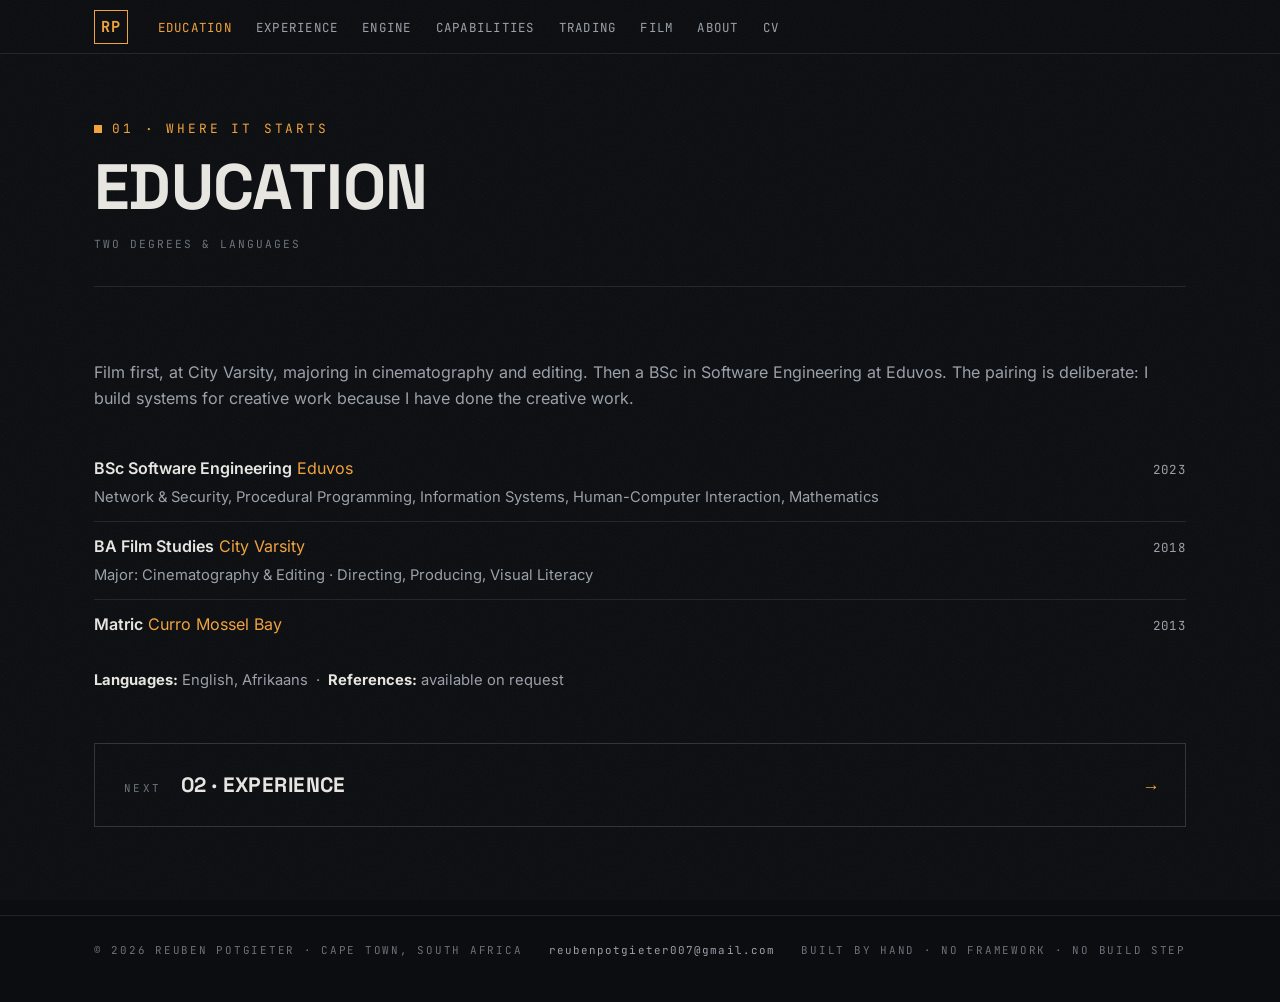
<file: education.html>
<!doctype html>
<html lang="en">
<head>
  <meta charset="utf-8">
  <meta name="viewport" content="width=device-width, initial-scale=1">
  <title>Education · Reuben Potgieter</title>
  <meta name="description" content="Education: BSc Software Engineering (Eduvos) and BA Film Studies (City Varsity).">
  <meta name="robots" content="noindex">
  <meta name="color-scheme" content="dark">
  <meta name="theme-color" content="#0b0d10">
  <link rel="icon" href="data:image/svg+xml,%3Csvg%20xmlns='http://www.w3.org/2000/svg'%20viewBox='0%200%2064%2064'%3E%3Crect%20width='64'%20height='64'%20rx='8'%20fill='%230b0d10'/%3E%3Crect%20x='4'%20y='4'%20width='56'%20height='56'%20rx='6'%20fill='none'%20stroke='%23f2a33c'%20stroke-width='2'/%3E%3Ctext%20x='32'%20y='42'%20font-family='monospace'%20font-size='26'%20font-weight='700'%20fill='%23f2a33c'%20text-anchor='middle'%3ERP%3C/text%3E%3C/svg%3E">
  <link rel="preload" href="assets/fonts/space-grotesk-var-latin.woff2" as="font" type="font/woff2" crossorigin>
  <link rel="preload" href="assets/fonts/inter-var-latin.woff2" as="font" type="font/woff2" crossorigin>
  <link rel="preload" href="assets/fonts/jetbrains-mono-var-latin.woff2" as="font" type="font/woff2" crossorigin>
  <link rel="stylesheet" href="styles.css">
</head>
<body>
  <a class="skip-link" href="#main">Skip to content</a>

  <nav class="topnav" aria-label="Site navigation">
    <div class="topnav__inner">
      <a class="topnav__brand" href="index.html" aria-label="Reuben Potgieter, home">RP</a>
      <ul class="topnav__links">
        <li><a href="education.html" class="is-active" aria-current="page">Education</a></li>
        <li><a href="experience.html">Experience</a></li>
        <li><a href="engine.html">Engine</a></li>
        <li><a href="capabilities.html">Capabilities</a></li>
        <li><a href="trading.html">Trading</a></li>
        <li><a href="film.html">Film</a></li>
        <li><a href="about.html">About</a></li>
        <li><a href="cv.html">CV</a></li>
      </ul>
    </div>
  </nav>

  <header class="pagehead">
    <p class="pagehead__kicker"><span class="tick" aria-hidden="true"></span>01 · WHERE IT STARTS</p>
    <h1 class="pagehead__title">Education</h1>
    <p class="pagehead__note">TWO DEGREES &amp; LANGUAGES</p>
    <hr class="pagehead__rule">
  </header>

  <main id="main">
    <section class="section" aria-label="Education and languages">
      <div class="prose" data-reveal>
        <p>
          Film first, at City Varsity, majoring in cinematography and editing. Then a
          BSc in Software Engineering at Eduvos. The pairing is deliberate: I build
          systems for creative work because I have done the creative work.
        </p>
      </div>

      <ul class="edu" data-reveal style="margin-top: 2rem;">
        <li class="edu__item">
          <div><span class="edu__qual">BSc Software Engineering</span> <span class="edu__org">Eduvos</span>
            <span class="edu__note edu__note--block">Network &amp; Security, Procedural Programming, Information Systems, Human-Computer Interaction, Mathematics</span></div>
          <span class="edu__year">2023</span>
        </li>
        <li class="edu__item">
          <div><span class="edu__qual">BA Film Studies</span> <span class="edu__org">City Varsity</span>
            <span class="edu__note edu__note--block">Major: Cinematography &amp; Editing · Directing, Producing, Visual Literacy</span></div>
          <span class="edu__year">2018</span>
        </li>
        <li class="edu__item">
          <div><span class="edu__qual">Matric</span> <span class="edu__org">Curro Mossel Bay</span></div>
          <span class="edu__year">2013</span>
        </li>
      </ul>
      <p class="edu__langs" data-reveal><strong>Languages:</strong> English, Afrikaans &nbsp;·&nbsp; <strong>References:</strong> available on request</p>

      <a class="nudge" href="experience.html">
        <span class="nudge__label">NEXT</span>
        <span class="nudge__title">02 · Experience</span>
        <span class="nudge__arrow" aria-hidden="true">&rarr;</span>
      </a>
    </section>
  </main>

  <footer class="foot">
    <div class="foot__inner">
      <p>© <span data-year>2026</span> REUBEN POTGIETER · CAPE TOWN, SOUTH AFRICA</p>
      <p><a class="foot__mail" href="#" data-user="reubenpotgieter007" data-domain="gmail.com" rel="noopener">EMAIL ME</a></p>
      <p class="foot__note">BUILT BY HAND · NO FRAMEWORK · NO BUILD STEP</p>
    </div>
  </footer>

  <script src="script.js" defer></script>
</body>
</html>
</file>
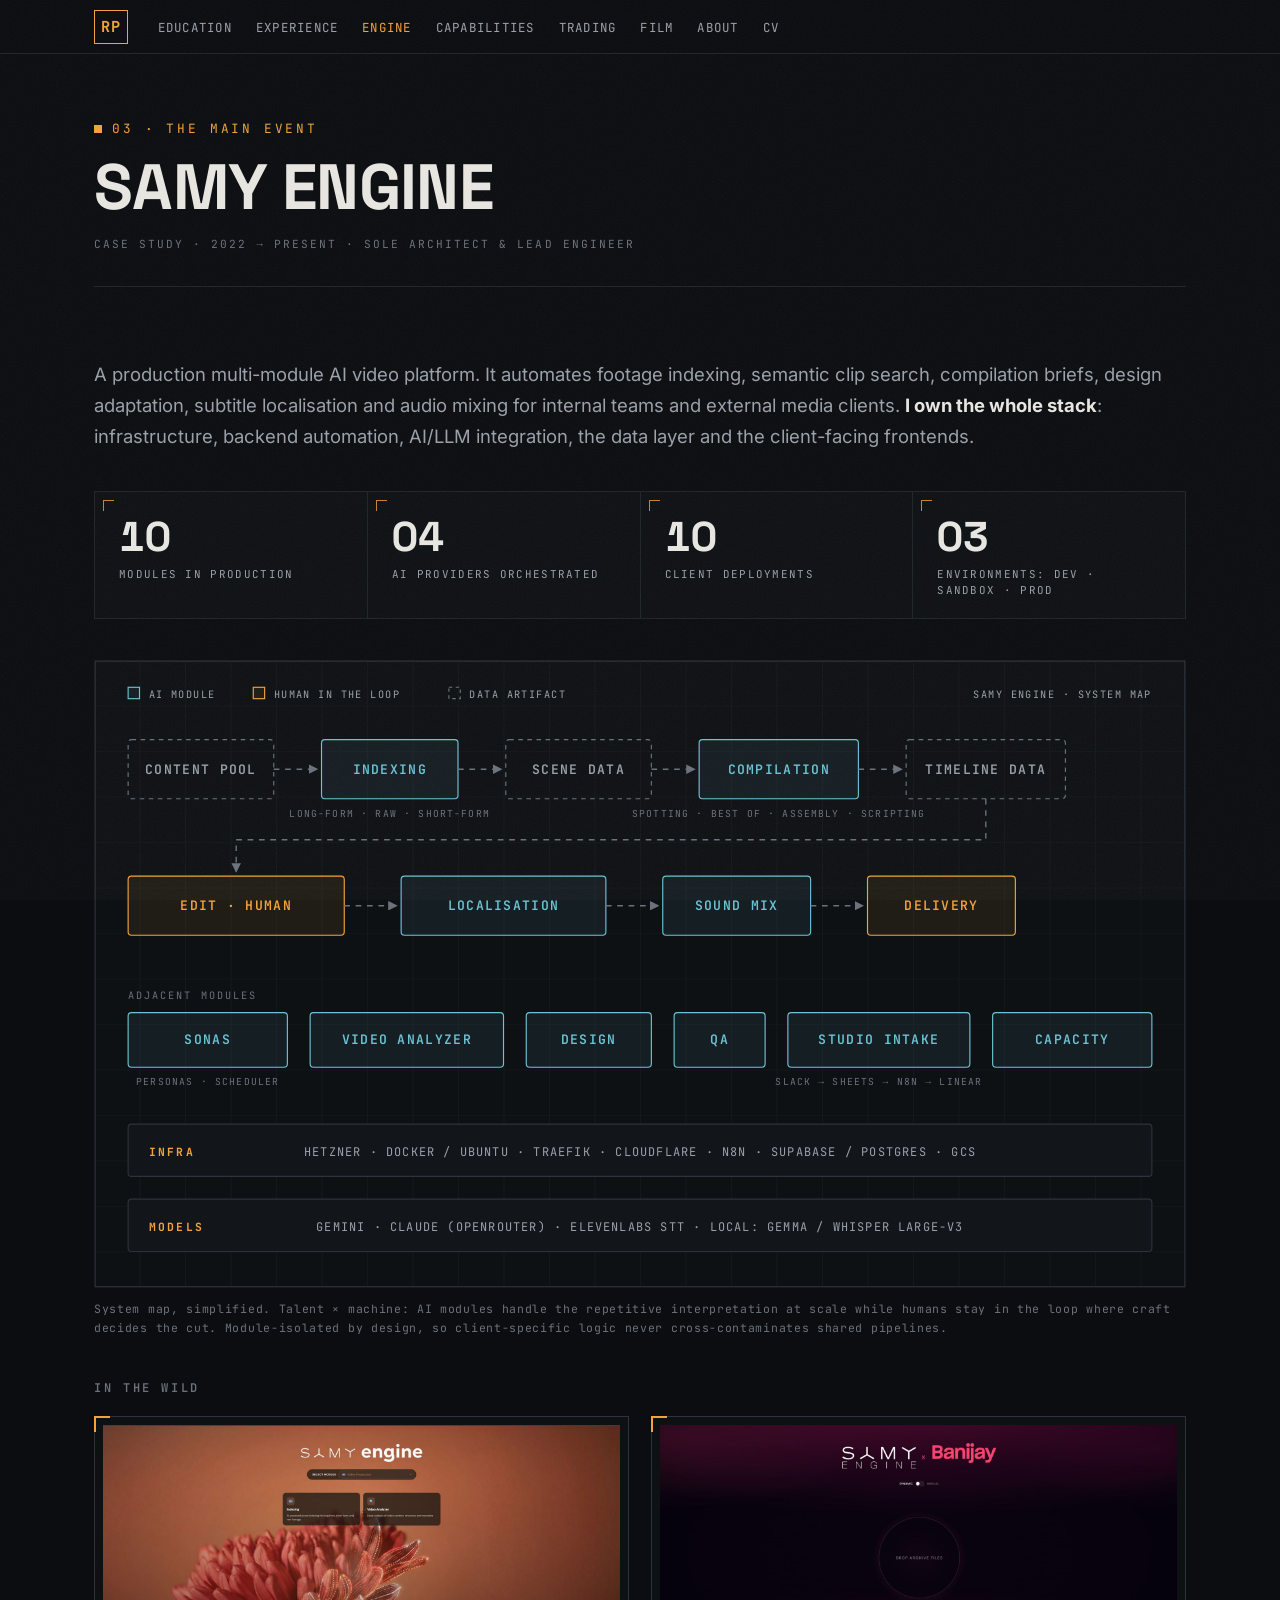
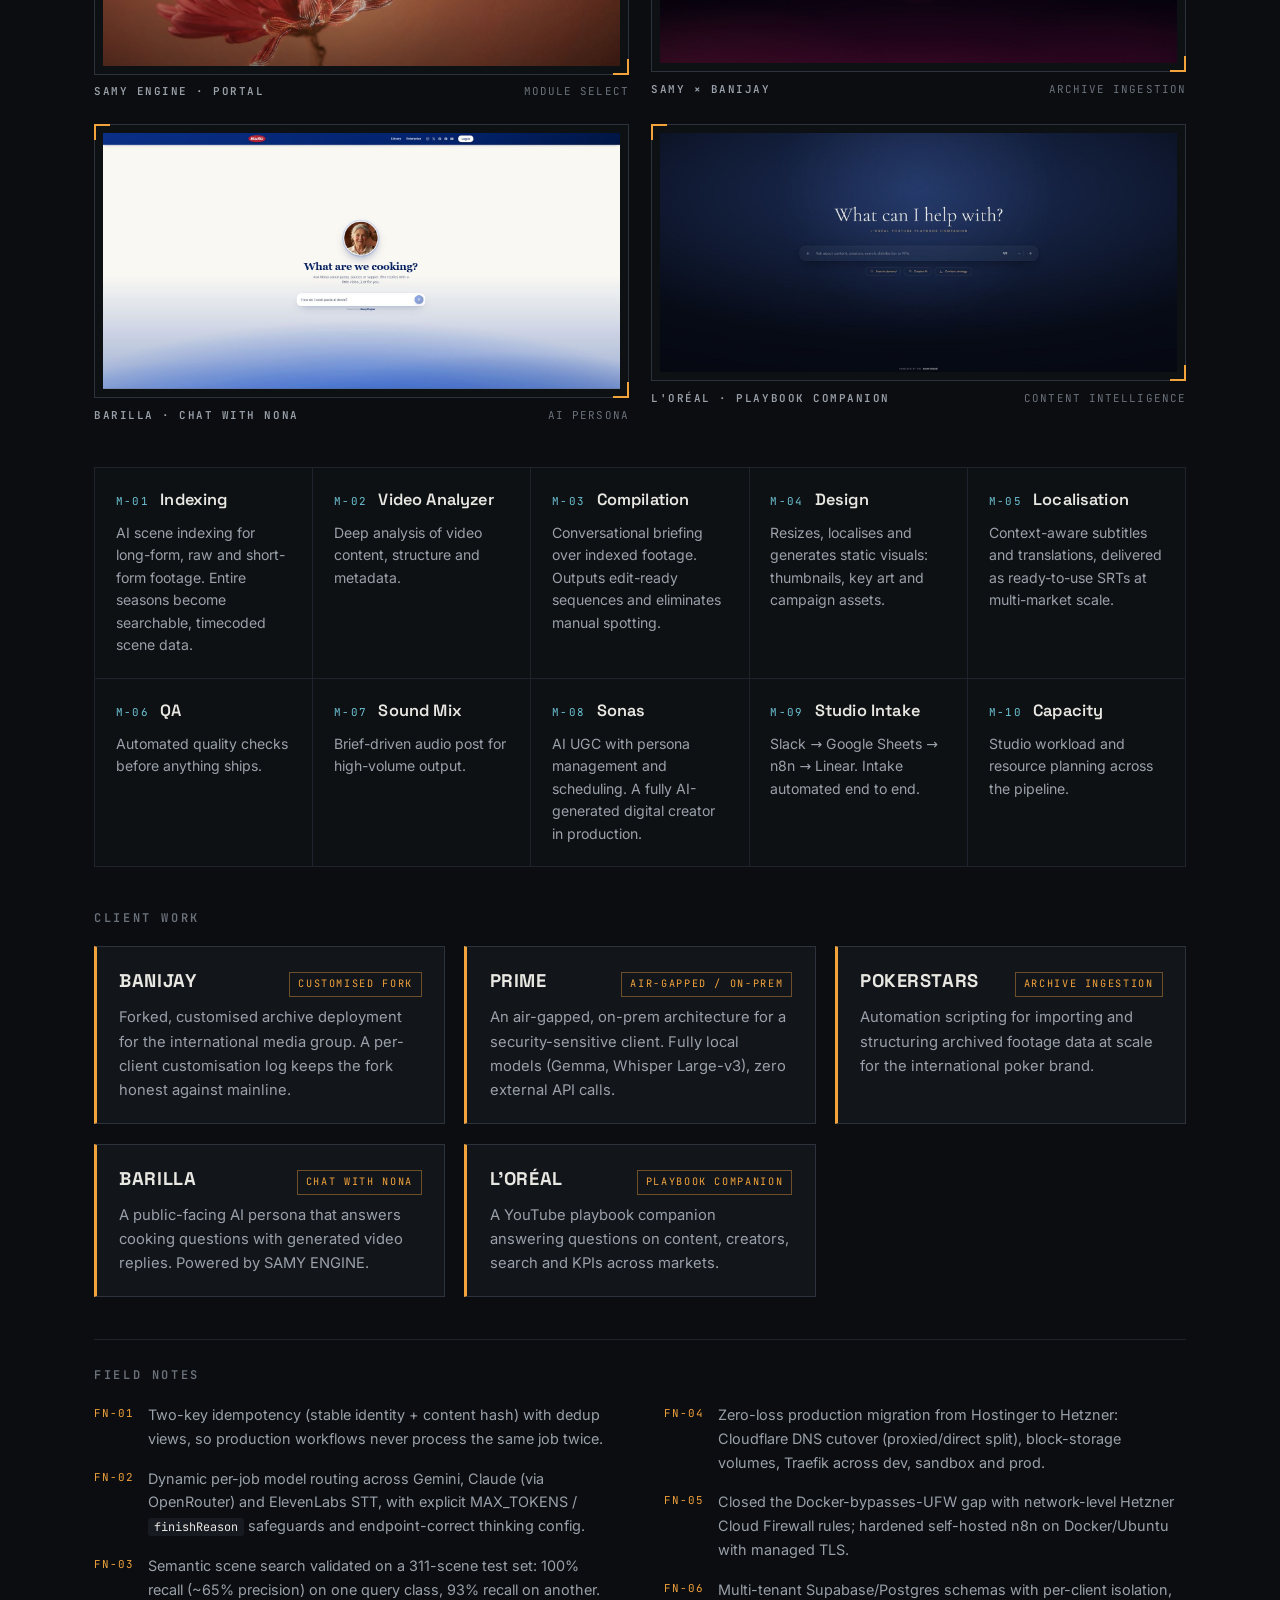
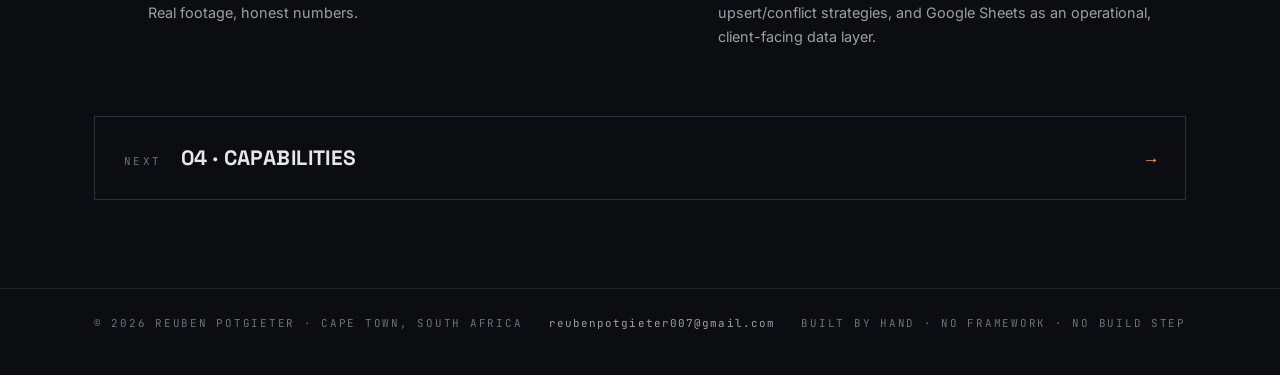
<file: engine.html>
<!doctype html>
<html lang="en">
<head>
  <meta charset="utf-8">
  <meta name="viewport" content="width=device-width, initial-scale=1">
  <title>SAMY Engine · Reuben Potgieter</title>
  <meta name="description" content="Case study: SAMY ENGINE, a production multi-module AI video platform. Sole architect and lead engineer.">
  <meta name="robots" content="noindex">
  <meta name="color-scheme" content="dark">
  <meta name="theme-color" content="#0b0d10">
  <link rel="icon" href="data:image/svg+xml,%3Csvg%20xmlns='http://www.w3.org/2000/svg'%20viewBox='0%200%2064%2064'%3E%3Crect%20width='64'%20height='64'%20rx='8'%20fill='%230b0d10'/%3E%3Crect%20x='4'%20y='4'%20width='56'%20height='56'%20rx='6'%20fill='none'%20stroke='%23f2a33c'%20stroke-width='2'/%3E%3Ctext%20x='32'%20y='42'%20font-family='monospace'%20font-size='26'%20font-weight='700'%20fill='%23f2a33c'%20text-anchor='middle'%3ERP%3C/text%3E%3C/svg%3E">
  <link rel="preload" href="assets/fonts/space-grotesk-var-latin.woff2" as="font" type="font/woff2" crossorigin>
  <link rel="preload" href="assets/fonts/inter-var-latin.woff2" as="font" type="font/woff2" crossorigin>
  <link rel="preload" href="assets/fonts/jetbrains-mono-var-latin.woff2" as="font" type="font/woff2" crossorigin>
  <link rel="stylesheet" href="styles.css">
</head>
<body>
  <a class="skip-link" href="#main">Skip to content</a>

  <nav class="topnav" aria-label="Site navigation">
    <div class="topnav__inner">
      <a class="topnav__brand" href="index.html" aria-label="Reuben Potgieter, home">RP</a>
      <ul class="topnav__links">
        <li><a href="education.html">Education</a></li>
        <li><a href="experience.html">Experience</a></li>
        <li><a href="engine.html" class="is-active" aria-current="page">Engine</a></li>
        <li><a href="capabilities.html">Capabilities</a></li>
        <li><a href="trading.html">Trading</a></li>
        <li><a href="film.html">Film</a></li>
        <li><a href="about.html">About</a></li>
        <li><a href="cv.html">CV</a></li>
      </ul>
    </div>
  </nav>

  <header class="pagehead">
    <p class="pagehead__kicker"><span class="tick" aria-hidden="true"></span>03 · THE MAIN EVENT</p>
    <h1 class="pagehead__title">SAMY Engine</h1>
    <p class="pagehead__note">CASE STUDY · 2022 &rarr; PRESENT · SOLE ARCHITECT &amp; LEAD ENGINEER</p>
    <hr class="pagehead__rule">
  </header>

  <main id="main">
    <section class="section" aria-label="SAMY Engine case study">
      <p class="lede" data-reveal>
        A production multi-module AI video platform. It automates footage indexing,
        semantic clip search, compilation briefs, design adaptation, subtitle
        localisation and audio mixing for internal teams and external media clients.
        <strong>I own the whole stack</strong>: infrastructure, backend automation,
        AI/LLM integration, the data layer and the client-facing frontends.
      </p>

      <div class="stats" data-reveal>
        <div class="stat">
          <span class="stat__value">10</span>
          <span class="stat__label">modules in production</span>
        </div>
        <div class="stat">
          <span class="stat__value">04</span>
          <span class="stat__label">AI providers orchestrated</span>
        </div>
        <div class="stat">
          <span class="stat__value">10</span>
          <span class="stat__label">client deployments</span>
        </div>
        <div class="stat">
          <span class="stat__value">03</span>
          <span class="stat__label">environments: dev · sandbox · prod</span>
        </div>
      </div>

      <figure class="diagram" data-reveal>
        <div class="diagram__scroll">
          <svg class="diagram__svg" viewBox="0 0 960 552" role="img"
               aria-label="SAMY ENGINE architecture: footage flows through the Indexing module into structured scene data, then through the Compilation module into timeline data, which a human editor refines with Localisation and Sound Mix modules before delivery. Adjacent modules: Sonas, Video Analyzer, Design, QA, Studio Intake, Capacity. Everything runs on a self-hosted infrastructure rail and a multi-provider AI model rail.">
            <defs>
              <pattern id="bp-grid" width="40" height="40" patternUnits="userSpaceOnUse">
                <path d="M40 0H0v40" fill="none" class="d-grid"/>
              </pattern>
              <marker id="arr" viewBox="0 0 8 8" refX="7" refY="4" markerWidth="7" markerHeight="7" orient="auto-start-reverse">
                <path d="M0 0L8 4L0 8z" class="d-arrow"/>
              </marker>
            </defs>

            <rect x="1" y="1" width="958" height="550" class="d-frame"/>
            <rect x="1" y="1" width="958" height="550" fill="url(#bp-grid)"/>

            <g class="d-legend">
              <rect x="30" y="24" width="10" height="10" class="d-sw d-sw--ai"/>
              <text x="48" y="33">AI MODULE</text>
              <rect x="140" y="24" width="10" height="10" class="d-sw d-sw--human"/>
              <text x="158" y="33">HUMAN IN THE LOOP</text>
              <rect x="312" y="24" width="10" height="10" class="d-sw d-sw--data"/>
              <text x="330" y="33">DATA ARTIFACT</text>
              <text x="930" y="33" text-anchor="end" class="d-legend__id">SAMY ENGINE · SYSTEM MAP</text>
            </g>

            <!-- row A: ingest pipeline -->
            <g class="d-node d-node--data">
              <rect x="30" y="70" width="128" height="52" rx="3"/>
              <text x="94" y="100">CONTENT POOL</text>
            </g>
            <line x1="158" y1="96" x2="196" y2="96" class="d-flow" marker-end="url(#arr)"/>
            <g class="d-node d-node--ai">
              <rect x="200" y="70" width="120" height="52" rx="3"/>
              <text x="260" y="100">INDEXING</text>
            </g>
            <text x="260" y="138" class="d-sub">LONG-FORM · RAW · SHORT-FORM</text>
            <line x1="320" y1="96" x2="358" y2="96" class="d-flow" marker-end="url(#arr)"/>
            <g class="d-node d-node--data">
              <rect x="362" y="70" width="128" height="52" rx="3"/>
              <text x="426" y="100">SCENE DATA</text>
            </g>
            <line x1="490" y1="96" x2="528" y2="96" class="d-flow" marker-end="url(#arr)"/>
            <g class="d-node d-node--ai">
              <rect x="532" y="70" width="140" height="52" rx="3"/>
              <text x="602" y="100">COMPILATION</text>
            </g>
            <text x="602" y="138" class="d-sub">SPOTTING · BEST OF · ASSEMBLY · SCRIPTING</text>
            <line x1="672" y1="96" x2="710" y2="96" class="d-flow" marker-end="url(#arr)"/>
            <g class="d-node d-node--data">
              <rect x="714" y="70" width="140" height="52" rx="3"/>
              <text x="784" y="100">TIMELINE DATA</text>
            </g>

            <!-- elbow: timeline data down to edit -->
            <path d="M784 122v36H125v28" fill="none" class="d-flow" marker-end="url(#arr)"/>

            <!-- row B: finishing pipeline -->
            <g class="d-node d-node--human">
              <rect x="30" y="190" width="190" height="52" rx="3"/>
              <text x="125" y="220">EDIT · HUMAN</text>
            </g>
            <line x1="220" y1="216" x2="266" y2="216" class="d-flow" marker-end="url(#arr)"/>
            <g class="d-node d-node--ai">
              <rect x="270" y="190" width="180" height="52" rx="3"/>
              <text x="360" y="220">LOCALISATION</text>
            </g>
            <line x1="450" y1="216" x2="496" y2="216" class="d-flow" marker-end="url(#arr)"/>
            <g class="d-node d-node--ai">
              <rect x="500" y="190" width="130" height="52" rx="3"/>
              <text x="565" y="220">SOUND MIX</text>
            </g>
            <line x1="630" y1="216" x2="676" y2="216" class="d-flow" marker-end="url(#arr)"/>
            <g class="d-node d-node--human">
              <rect x="680" y="190" width="130" height="52" rx="3"/>
              <text x="745" y="220">DELIVERY</text>
            </g>

            <!-- row C: adjacent modules -->
            <text x="30" y="298" class="d-rowlabel">ADJACENT MODULES</text>
            <g class="d-node d-node--ai">
              <rect x="30" y="310" width="140" height="48" rx="3"/>
              <text x="100" y="338">SONAS</text>
            </g>
            <text x="100" y="374" class="d-sub">PERSONAS · SCHEDULER</text>
            <g class="d-node d-node--ai">
              <rect x="190" y="310" width="170" height="48" rx="3"/>
              <text x="275" y="338">VIDEO ANALYZER</text>
            </g>
            <g class="d-node d-node--ai">
              <rect x="380" y="310" width="110" height="48" rx="3"/>
              <text x="435" y="338">DESIGN</text>
            </g>
            <g class="d-node d-node--ai">
              <rect x="510" y="310" width="80" height="48" rx="3"/>
              <text x="550" y="338">QA</text>
            </g>
            <g class="d-node d-node--ai">
              <rect x="610" y="310" width="160" height="48" rx="3"/>
              <text x="690" y="338">STUDIO INTAKE</text>
            </g>
            <text x="690" y="374" class="d-sub">SLACK &rarr; SHEETS &rarr; N8N &rarr; LINEAR</text>
            <g class="d-node d-node--ai">
              <rect x="790" y="310" width="140" height="48" rx="3"/>
              <text x="860" y="338">CAPACITY</text>
            </g>

            <!-- rails -->
            <g class="d-rail">
              <rect x="30" y="408" width="900" height="46" rx="3"/>
              <text x="48" y="436" class="d-rail__label">INFRA</text>
              <text x="480" y="436" text-anchor="middle" class="d-rail__items">HETZNER · DOCKER / UBUNTU · TRAEFIK · CLOUDFLARE · N8N · SUPABASE / POSTGRES · GCS</text>
            </g>
            <g class="d-rail">
              <rect x="30" y="474" width="900" height="46" rx="3"/>
              <text x="48" y="502" class="d-rail__label">MODELS</text>
              <text x="480" y="502" text-anchor="middle" class="d-rail__items">GEMINI · CLAUDE (OPENROUTER) · ELEVENLABS STT · LOCAL: GEMMA / WHISPER LARGE-V3</text>
            </g>
          </svg>
        </div>
        <figcaption class="diagram__caption">
          System map, simplified. Talent &times; machine: AI modules handle the repetitive
          interpretation at scale while humans stay in the loop where craft decides the cut.
          Module-isolated by design, so client-specific logic never cross-contaminates shared pipelines.
        </figcaption>
      </figure>

      <h2 class="fieldnotes__title" data-reveal>In the wild</h2>
      <div class="gallery" data-reveal>
        <figure class="shot">
          <div class="shot__frame">
            <img src="assets/work/samy-engine-portal.jpg" width="1600" height="744"
                 alt="SAMY ENGINE portal: module selector over a cinematic backdrop" loading="lazy" decoding="async">
          </div>
          <figcaption class="shot__caption">
            <strong>SAMY ENGINE · PORTAL</strong>
            <span>MODULE SELECT</span>
          </figcaption>
        </figure>
        <figure class="shot">
          <div class="shot__frame">
            <img src="assets/work/samy-banijay.jpg" width="1600" height="736"
                 alt="SAMY ENGINE x Banijay: archive ingestion interface" loading="lazy" decoding="async">
          </div>
          <figcaption class="shot__caption">
            <strong>SAMY &times; BANIJAY</strong>
            <span>ARCHIVE INGESTION</span>
          </figcaption>
        </figure>
        <figure class="shot">
          <div class="shot__frame">
            <img src="assets/work/nona-barilla.jpg" width="1600" height="794"
                 alt="Chat with Nona for Barilla: an AI persona that replies with video" loading="lazy" decoding="async">
          </div>
          <figcaption class="shot__caption">
            <strong>BARILLA · CHAT WITH NONA</strong>
            <span>AI PERSONA</span>
          </figcaption>
        </figure>
        <figure class="shot">
          <div class="shot__frame">
            <img src="assets/work/loreal-playbook.jpg" width="1600" height="742"
                 alt="L'Oreal YouTube Playbook Companion interface" loading="lazy" decoding="async">
          </div>
          <figcaption class="shot__caption">
            <strong>L'OR&Eacute;AL · PLAYBOOK COMPANION</strong>
            <span>CONTENT INTELLIGENCE</span>
          </figcaption>
        </figure>
      </div>

      <div class="modules" data-reveal>
        <article class="module">
          <header><span class="module__id">M-01</span><h3 class="module__title">Indexing</h3></header>
          <p>AI scene indexing for long-form, raw and short-form footage. Entire seasons
             become searchable, timecoded scene data.</p>
        </article>
        <article class="module">
          <header><span class="module__id">M-02</span><h3 class="module__title">Video Analyzer</h3></header>
          <p>Deep analysis of video content, structure and metadata.</p>
        </article>
        <article class="module">
          <header><span class="module__id">M-03</span><h3 class="module__title">Compilation</h3></header>
          <p>Conversational briefing over indexed footage. Outputs edit-ready sequences
             and eliminates manual spotting.</p>
        </article>
        <article class="module">
          <header><span class="module__id">M-04</span><h3 class="module__title">Design</h3></header>
          <p>Resizes, localises and generates static visuals: thumbnails, key art and
             campaign assets.</p>
        </article>
        <article class="module">
          <header><span class="module__id">M-05</span><h3 class="module__title">Localisation</h3></header>
          <p>Context-aware subtitles and translations, delivered as ready-to-use SRTs
             at multi-market scale.</p>
        </article>
        <article class="module">
          <header><span class="module__id">M-06</span><h3 class="module__title">QA</h3></header>
          <p>Automated quality checks before anything ships.</p>
        </article>
        <article class="module">
          <header><span class="module__id">M-07</span><h3 class="module__title">Sound Mix</h3></header>
          <p>Brief-driven audio post for high-volume output.</p>
        </article>
        <article class="module">
          <header><span class="module__id">M-08</span><h3 class="module__title">Sonas</h3></header>
          <p>AI UGC with persona management and scheduling. A fully AI-generated
             digital creator in production.</p>
        </article>
        <article class="module">
          <header><span class="module__id">M-09</span><h3 class="module__title">Studio Intake</h3></header>
          <p>Slack &rarr; Google Sheets &rarr; n8n &rarr; Linear. Intake automated end to end.</p>
        </article>
        <article class="module">
          <header><span class="module__id">M-10</span><h3 class="module__title">Capacity</h3></header>
          <p>Studio workload and resource planning across the pipeline.</p>
        </article>
      </div>

      <h2 class="fieldnotes__title" data-reveal>Client work</h2>
      <div class="clients" data-reveal>
        <article class="client">
          <header class="client__head">
            <h3 class="client__name">Banijay</h3>
            <span class="client__tag">CUSTOMISED FORK</span>
          </header>
          <p>Forked, customised archive deployment for the international media group.
             A per-client customisation log keeps the fork honest against mainline.</p>
        </article>
        <article class="client">
          <header class="client__head">
            <h3 class="client__name">Prime</h3>
            <span class="client__tag">AIR-GAPPED / ON-PREM</span>
          </header>
          <p>An air-gapped, on-prem architecture for a security-sensitive client.
             Fully local models (Gemma, Whisper Large-v3), zero external API calls.</p>
        </article>
        <article class="client">
          <header class="client__head">
            <h3 class="client__name">PokerStars</h3>
            <span class="client__tag">ARCHIVE INGESTION</span>
          </header>
          <p>Automation scripting for importing and structuring archived footage data
             at scale for the international poker brand.</p>
        </article>
        <article class="client">
          <header class="client__head">
            <h3 class="client__name">Barilla</h3>
            <span class="client__tag">CHAT WITH NONA</span>
          </header>
          <p>A public-facing AI persona that answers cooking questions with generated
             video replies. Powered by SAMY ENGINE.</p>
        </article>
        <article class="client">
          <header class="client__head">
            <h3 class="client__name">L'Or&eacute;al</h3>
            <span class="client__tag">PLAYBOOK COMPANION</span>
          </header>
          <p>A YouTube playbook companion answering questions on content, creators,
             search and KPIs across markets.</p>
        </article>
      </div>

      <div class="fieldnotes" data-reveal>
        <h2 class="fieldnotes__title">Field notes</h2>
        <ul class="fieldnotes__list">
          <li><span class="fn__marker">FN-01</span>Two-key idempotency (stable identity + content hash) with dedup views, so
              production workflows never process the same job twice.</li>
          <li><span class="fn__marker">FN-02</span>Dynamic per-job model routing across Gemini, Claude (via OpenRouter) and
              ElevenLabs STT, with explicit MAX_TOKENS / <code>finishReason</code> safeguards and
              endpoint-correct thinking config.</li>
          <li><span class="fn__marker">FN-03</span>Semantic scene search validated on a 311-scene test set: 100% recall (~65%
              precision) on one query class, 93% recall on another. Real footage, honest numbers.</li>
          <li><span class="fn__marker">FN-04</span>Zero-loss production migration from Hostinger to Hetzner: Cloudflare DNS
              cutover (proxied/direct split), block-storage volumes, Traefik across dev, sandbox and prod.</li>
          <li><span class="fn__marker">FN-05</span>Closed the Docker-bypasses-UFW gap with network-level Hetzner Cloud Firewall
              rules; hardened self-hosted n8n on Docker/Ubuntu with managed TLS.</li>
          <li><span class="fn__marker">FN-06</span>Multi-tenant Supabase/Postgres schemas with per-client isolation,
              upsert/conflict strategies, and Google Sheets as an operational, client-facing data layer.</li>
        </ul>
      </div>

      <a class="nudge" href="capabilities.html">
        <span class="nudge__label">NEXT</span>
        <span class="nudge__title">04 · Capabilities</span>
        <span class="nudge__arrow" aria-hidden="true">&rarr;</span>
      </a>
    </section>
  </main>

  <footer class="foot">
    <div class="foot__inner">
      <p>© <span data-year>2026</span> REUBEN POTGIETER · CAPE TOWN, SOUTH AFRICA</p>
      <p><a class="foot__mail" href="#" data-user="reubenpotgieter007" data-domain="gmail.com" rel="noopener">EMAIL ME</a></p>
      <p class="foot__note">BUILT BY HAND · NO FRAMEWORK · NO BUILD STEP</p>
    </div>
  </footer>

  <script src="script.js" defer></script>
</body>
</html>
</file>
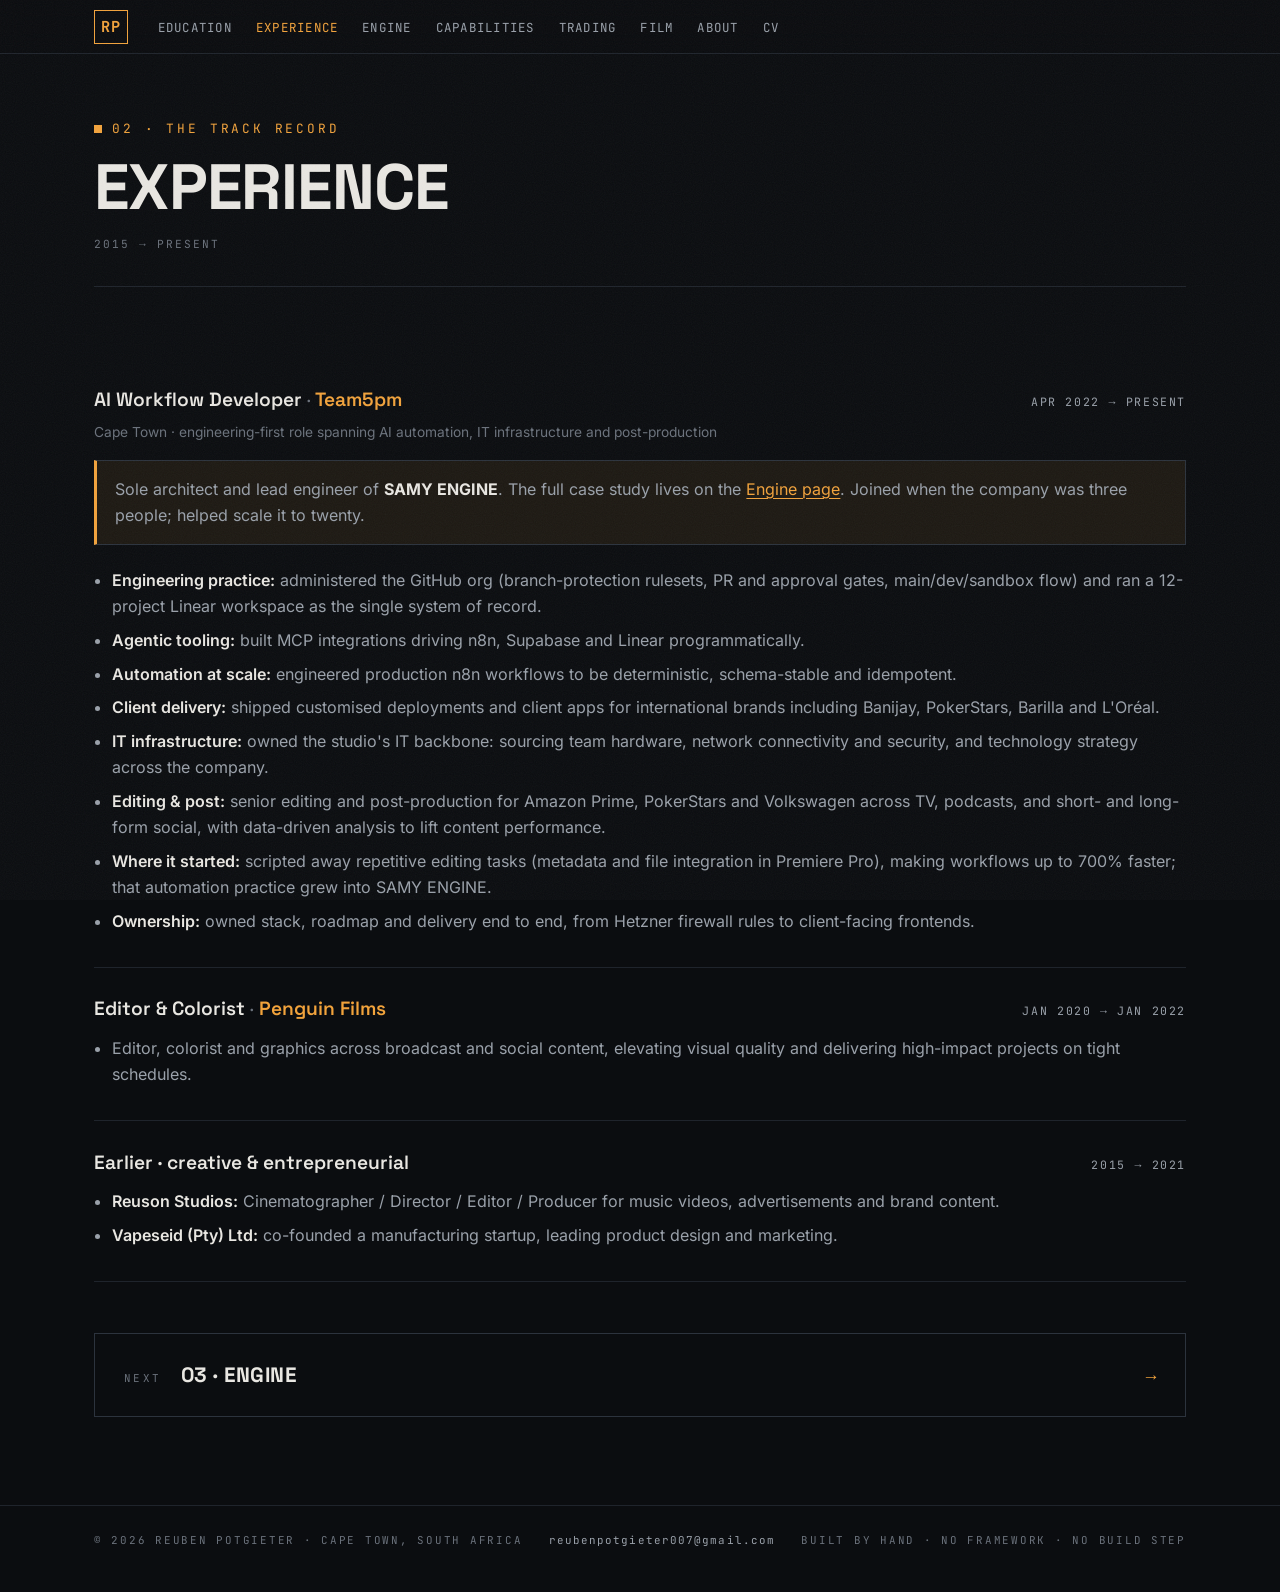
<file: experience.html>
<!doctype html>
<html lang="en">
<head>
  <meta charset="utf-8">
  <meta name="viewport" content="width=device-width, initial-scale=1">
  <title>Experience · Reuben Potgieter</title>
  <meta name="description" content="Experience: AI Workflow Developer at Team5pm, Editor &amp; Colorist at Penguin Films, and earlier creative and entrepreneurial work.">
  <meta name="robots" content="noindex">
  <meta name="color-scheme" content="dark">
  <meta name="theme-color" content="#0b0d10">
  <link rel="icon" href="data:image/svg+xml,%3Csvg%20xmlns='http://www.w3.org/2000/svg'%20viewBox='0%200%2064%2064'%3E%3Crect%20width='64'%20height='64'%20rx='8'%20fill='%230b0d10'/%3E%3Crect%20x='4'%20y='4'%20width='56'%20height='56'%20rx='6'%20fill='none'%20stroke='%23f2a33c'%20stroke-width='2'/%3E%3Ctext%20x='32'%20y='42'%20font-family='monospace'%20font-size='26'%20font-weight='700'%20fill='%23f2a33c'%20text-anchor='middle'%3ERP%3C/text%3E%3C/svg%3E">
  <link rel="preload" href="assets/fonts/space-grotesk-var-latin.woff2" as="font" type="font/woff2" crossorigin>
  <link rel="preload" href="assets/fonts/inter-var-latin.woff2" as="font" type="font/woff2" crossorigin>
  <link rel="preload" href="assets/fonts/jetbrains-mono-var-latin.woff2" as="font" type="font/woff2" crossorigin>
  <link rel="stylesheet" href="styles.css">
</head>
<body>
  <a class="skip-link" href="#main">Skip to content</a>

  <nav class="topnav" aria-label="Site navigation">
    <div class="topnav__inner">
      <a class="topnav__brand" href="index.html" aria-label="Reuben Potgieter, home">RP</a>
      <ul class="topnav__links">
        <li><a href="education.html">Education</a></li>
        <li><a href="experience.html" class="is-active" aria-current="page">Experience</a></li>
        <li><a href="engine.html">Engine</a></li>
        <li><a href="capabilities.html">Capabilities</a></li>
        <li><a href="trading.html">Trading</a></li>
        <li><a href="film.html">Film</a></li>
        <li><a href="about.html">About</a></li>
        <li><a href="cv.html">CV</a></li>
      </ul>
    </div>
  </nav>

  <header class="pagehead">
    <p class="pagehead__kicker"><span class="tick" aria-hidden="true"></span>02 · THE TRACK RECORD</p>
    <h1 class="pagehead__title">Experience</h1>
    <p class="pagehead__note">2015 &rarr; PRESENT</p>
    <hr class="pagehead__rule">
  </header>

  <main id="main">
    <section class="section" aria-label="Work experience">
      <article class="role" data-reveal>
        <header class="role__head">
          <div>
            <h3 class="role__title">AI Workflow Developer <span class="role__at">·</span> <span class="role__org">Team5pm</span></h3>
            <p class="role__meta">Cape Town · engineering-first role spanning AI automation, IT infrastructure and post-production</p>
          </div>
          <p class="role__dates">APR 2022 &rarr; PRESENT</p>
        </header>
        <p class="role__scope role__scope--callout">
          Sole architect and lead engineer of <strong>SAMY&nbsp;ENGINE</strong>. The full case
          study lives on the <a href="engine.html">Engine page</a>. Joined when the company
          was three people; helped scale it to twenty.
        </p>
        <ul class="bullets">
          <li><strong>Engineering practice:</strong> administered the GitHub org (branch-protection
              rulesets, PR and approval gates, main/dev/sandbox flow) and ran a 12-project Linear
              workspace as the single system of record.</li>
          <li><strong>Agentic tooling:</strong> built MCP integrations driving n8n, Supabase and
              Linear programmatically.</li>
          <li><strong>Automation at scale:</strong> engineered production n8n workflows to be
              deterministic, schema-stable and idempotent.</li>
          <li><strong>Client delivery:</strong> shipped customised deployments and client apps for
              international brands including Banijay, PokerStars, Barilla and L'Or&eacute;al.</li>
          <li><strong>IT infrastructure:</strong> owned the studio's IT backbone: sourcing team
              hardware, network connectivity and security, and technology strategy across the
              company.</li>
          <li><strong>Editing &amp; post:</strong> senior editing and post-production for Amazon
              Prime, PokerStars and Volkswagen across TV, podcasts, and short- and long-form
              social, with data-driven analysis to lift content performance.</li>
          <li><strong>Where it started:</strong> scripted away repetitive editing tasks (metadata
              and file integration in Premiere Pro), making workflows up to 700% faster; that
              automation practice grew into SAMY ENGINE.</li>
          <li><strong>Ownership:</strong> owned stack, roadmap and delivery end to end, from
              Hetzner firewall rules to client-facing frontends.</li>
        </ul>
      </article>

      <article class="role" data-reveal>
        <header class="role__head">
          <div>
            <h3 class="role__title">Editor &amp; Colorist <span class="role__at">·</span> <span class="role__org">Penguin Films</span></h3>
          </div>
          <p class="role__dates">JAN 2020 &rarr; JAN 2022</p>
        </header>
        <ul class="bullets">
          <li>Editor, colorist and graphics across broadcast and social content, elevating visual
              quality and delivering high-impact projects on tight schedules.</li>
        </ul>
      </article>

      <article class="role" data-reveal>
        <header class="role__head">
          <div><h3 class="role__title">Earlier · creative &amp; entrepreneurial</h3></div>
          <p class="role__dates">2015 &rarr; 2021</p>
        </header>
        <ul class="bullets">
          <li><strong>Reuson Studios:</strong> Cinematographer / Director / Editor / Producer for
              music videos, advertisements and brand content.</li>
          <li><strong>Vapeseid (Pty) Ltd:</strong> co-founded a manufacturing startup, leading
              product design and marketing.</li>
        </ul>
      </article>

      <a class="nudge" href="engine.html">
        <span class="nudge__label">NEXT</span>
        <span class="nudge__title">03 · Engine</span>
        <span class="nudge__arrow" aria-hidden="true">&rarr;</span>
      </a>
    </section>
  </main>

  <footer class="foot">
    <div class="foot__inner">
      <p>© <span data-year>2026</span> REUBEN POTGIETER · CAPE TOWN, SOUTH AFRICA</p>
      <p><a class="foot__mail" href="#" data-user="reubenpotgieter007" data-domain="gmail.com" rel="noopener">EMAIL ME</a></p>
      <p class="foot__note">BUILT BY HAND · NO FRAMEWORK · NO BUILD STEP</p>
    </div>
  </footer>

  <script src="script.js" defer></script>
</body>
</html>
</file>
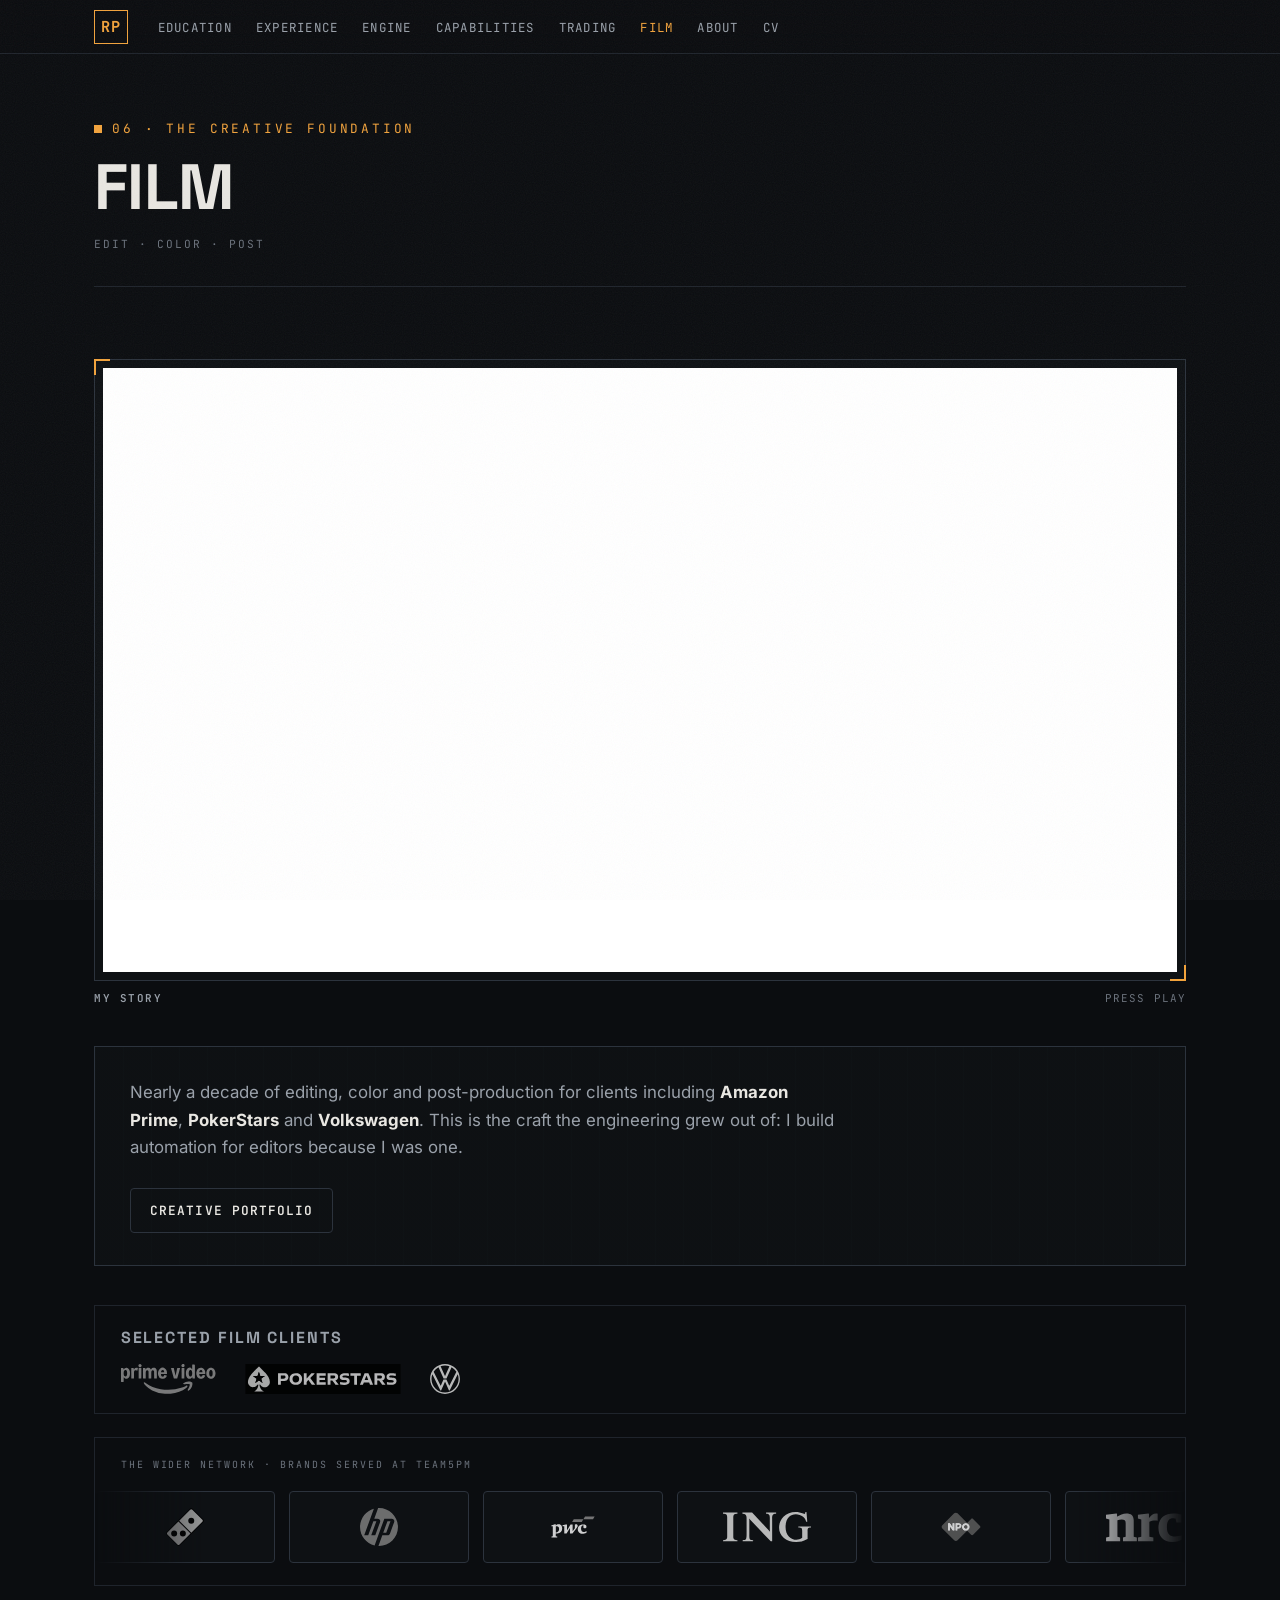
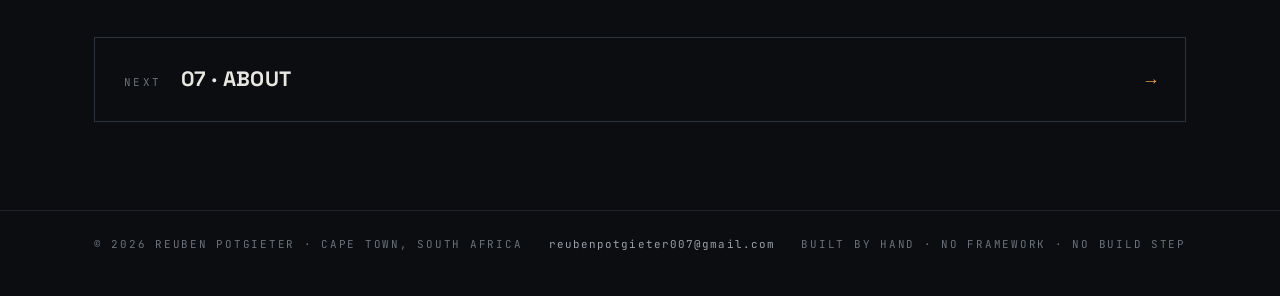
<file: film.html>
<!doctype html>
<html lang="en">
<head>
  <meta charset="utf-8">
  <meta name="viewport" content="width=device-width, initial-scale=1">
  <title>Film · Reuben Potgieter</title>
  <meta name="description" content="Film: nearly a decade of editing, color and post-production for clients including Amazon Prime, PokerStars and Volkswagen.">
  <meta name="robots" content="noindex">
  <meta name="color-scheme" content="dark">
  <meta name="theme-color" content="#0b0d10">
  <link rel="icon" href="data:image/svg+xml,%3Csvg%20xmlns='http://www.w3.org/2000/svg'%20viewBox='0%200%2064%2064'%3E%3Crect%20width='64'%20height='64'%20rx='8'%20fill='%230b0d10'/%3E%3Crect%20x='4'%20y='4'%20width='56'%20height='56'%20rx='6'%20fill='none'%20stroke='%23f2a33c'%20stroke-width='2'/%3E%3Ctext%20x='32'%20y='42'%20font-family='monospace'%20font-size='26'%20font-weight='700'%20fill='%23f2a33c'%20text-anchor='middle'%3ERP%3C/text%3E%3C/svg%3E">
  <link rel="preload" href="assets/fonts/space-grotesk-var-latin.woff2" as="font" type="font/woff2" crossorigin>
  <link rel="preload" href="assets/fonts/inter-var-latin.woff2" as="font" type="font/woff2" crossorigin>
  <link rel="preload" href="assets/fonts/jetbrains-mono-var-latin.woff2" as="font" type="font/woff2" crossorigin>
  <link rel="stylesheet" href="styles.css">
</head>
<body>
  <a class="skip-link" href="#main">Skip to content</a>

  <nav class="topnav" aria-label="Site navigation">
    <div class="topnav__inner">
      <a class="topnav__brand" href="index.html" aria-label="Reuben Potgieter, home">RP</a>
      <ul class="topnav__links">
        <li><a href="education.html">Education</a></li>
        <li><a href="experience.html">Experience</a></li>
        <li><a href="engine.html">Engine</a></li>
        <li><a href="capabilities.html">Capabilities</a></li>
        <li><a href="trading.html">Trading</a></li>
        <li><a href="film.html" class="is-active" aria-current="page">Film</a></li>
        <li><a href="about.html">About</a></li>
        <li><a href="cv.html">CV</a></li>
      </ul>
    </div>
  </nav>

  <header class="pagehead">
    <p class="pagehead__kicker"><span class="tick" aria-hidden="true"></span>06 · THE CREATIVE FOUNDATION</p>
    <h1 class="pagehead__title">Film</h1>
    <p class="pagehead__note">EDIT · COLOR · POST</p>
    <hr class="pagehead__rule">
  </header>

  <main id="main">
    <section class="section" aria-label="Film and creative work">
      <figure class="videoframe" data-reveal>
        <div class="videoframe__box">
          <iframe src="https://www.youtube-nocookie.com/embed/wIQLY2Syycg"
                  title="My story: from film to AI engineering"
                  loading="lazy"
                  allow="accelerometer; autoplay; clipboard-write; encrypted-media; gyroscope; picture-in-picture; web-share"
                  referrerpolicy="strict-origin-when-cross-origin"
                  allowfullscreen></iframe>
        </div>
        <figcaption class="videoframe__caption">
          <strong>MY STORY</strong>
          <span>PRESS PLAY</span>
        </figcaption>
      </figure>

      <div class="film" data-reveal>
        <p class="film__body">
          Nearly a decade of editing, color and post-production for clients including
          <strong>Amazon Prime</strong>, <strong>PokerStars</strong> and
          <strong>Volkswagen</strong>. This is the craft the engineering grew out of:
          I build automation for editors because I was one.
        </p>
        <div class="film__actions">
          <a class="btn btn--ghost" href="https://reubenpotgieter.my.canva.site/" rel="noopener" target="_blank">Creative portfolio</a>
        </div>
      </div>

      <div class="wordmarks" data-reveal aria-label="Film clients">
        <span class="wordmarks__label">SELECTED FILM CLIENTS</span>
        <img src="assets/logos/logo-prime-video.svg" alt="Prime Video" loading="lazy">
        <img src="assets/logos/logo-pokerstars.svg" alt="PokerStars" loading="lazy">
        <img src="assets/logos/logo-volkswagen.svg" alt="Volkswagen" loading="lazy">
      </div>

      <div class="marquee" data-reveal aria-label="Brands served at Team5pm">
        <span class="wordmarks__label">THE WIDER NETWORK · BRANDS SERVED AT TEAM5PM</span>
        <div class="marquee__viewport">
          <div class="marquee__track">
            <div class="marquee__group">
              <div class="brandtile"><img src="assets/logos/nb-dominos.svg" alt="Domino's" class="brandtile__tall" loading="lazy"></div>
              <div class="brandtile"><img src="assets/logos/nb-hp.svg" alt="HP" class="brandtile__tall" loading="lazy"></div>
              <div class="brandtile"><img src="assets/logos/nb-pwc.svg" alt="PwC" class="brandtile__pad" loading="lazy"></div>
              <div class="brandtile"><img src="assets/logos/nb-ing.svg" alt="ING" loading="lazy"></div>
              <div class="brandtile"><img src="assets/logos/nb-npo.svg" alt="NPO" class="brandtile__noinvert" loading="lazy"></div>
              <div class="brandtile"><img src="assets/logos/nb-nrc.svg" alt="NRC" loading="lazy"></div>
            </div>
            <div class="marquee__group" aria-hidden="true">
              <div class="brandtile"><img src="assets/logos/nb-dominos.svg" alt="" class="brandtile__tall" loading="lazy"></div>
              <div class="brandtile"><img src="assets/logos/nb-hp.svg" alt="" class="brandtile__tall" loading="lazy"></div>
              <div class="brandtile"><img src="assets/logos/nb-pwc.svg" alt="" class="brandtile__pad" loading="lazy"></div>
              <div class="brandtile"><img src="assets/logos/nb-ing.svg" alt="" loading="lazy"></div>
              <div class="brandtile"><img src="assets/logos/nb-npo.svg" alt="" class="brandtile__noinvert" loading="lazy"></div>
              <div class="brandtile"><img src="assets/logos/nb-nrc.svg" alt="" loading="lazy"></div>
            </div>
          </div>
        </div>
      </div>

      <a class="nudge" href="about.html">
        <span class="nudge__label">NEXT</span>
        <span class="nudge__title">07 · About</span>
        <span class="nudge__arrow" aria-hidden="true">&rarr;</span>
      </a>
    </section>
  </main>

  <footer class="foot">
    <div class="foot__inner">
      <p>© <span data-year>2026</span> REUBEN POTGIETER · CAPE TOWN, SOUTH AFRICA</p>
      <p><a class="foot__mail" href="#" data-user="reubenpotgieter007" data-domain="gmail.com" rel="noopener">EMAIL ME</a></p>
      <p class="foot__note">BUILT BY HAND · NO FRAMEWORK · NO BUILD STEP</p>
    </div>
  </footer>

  <script src="script.js" defer></script>
</body>
</html>
</file>
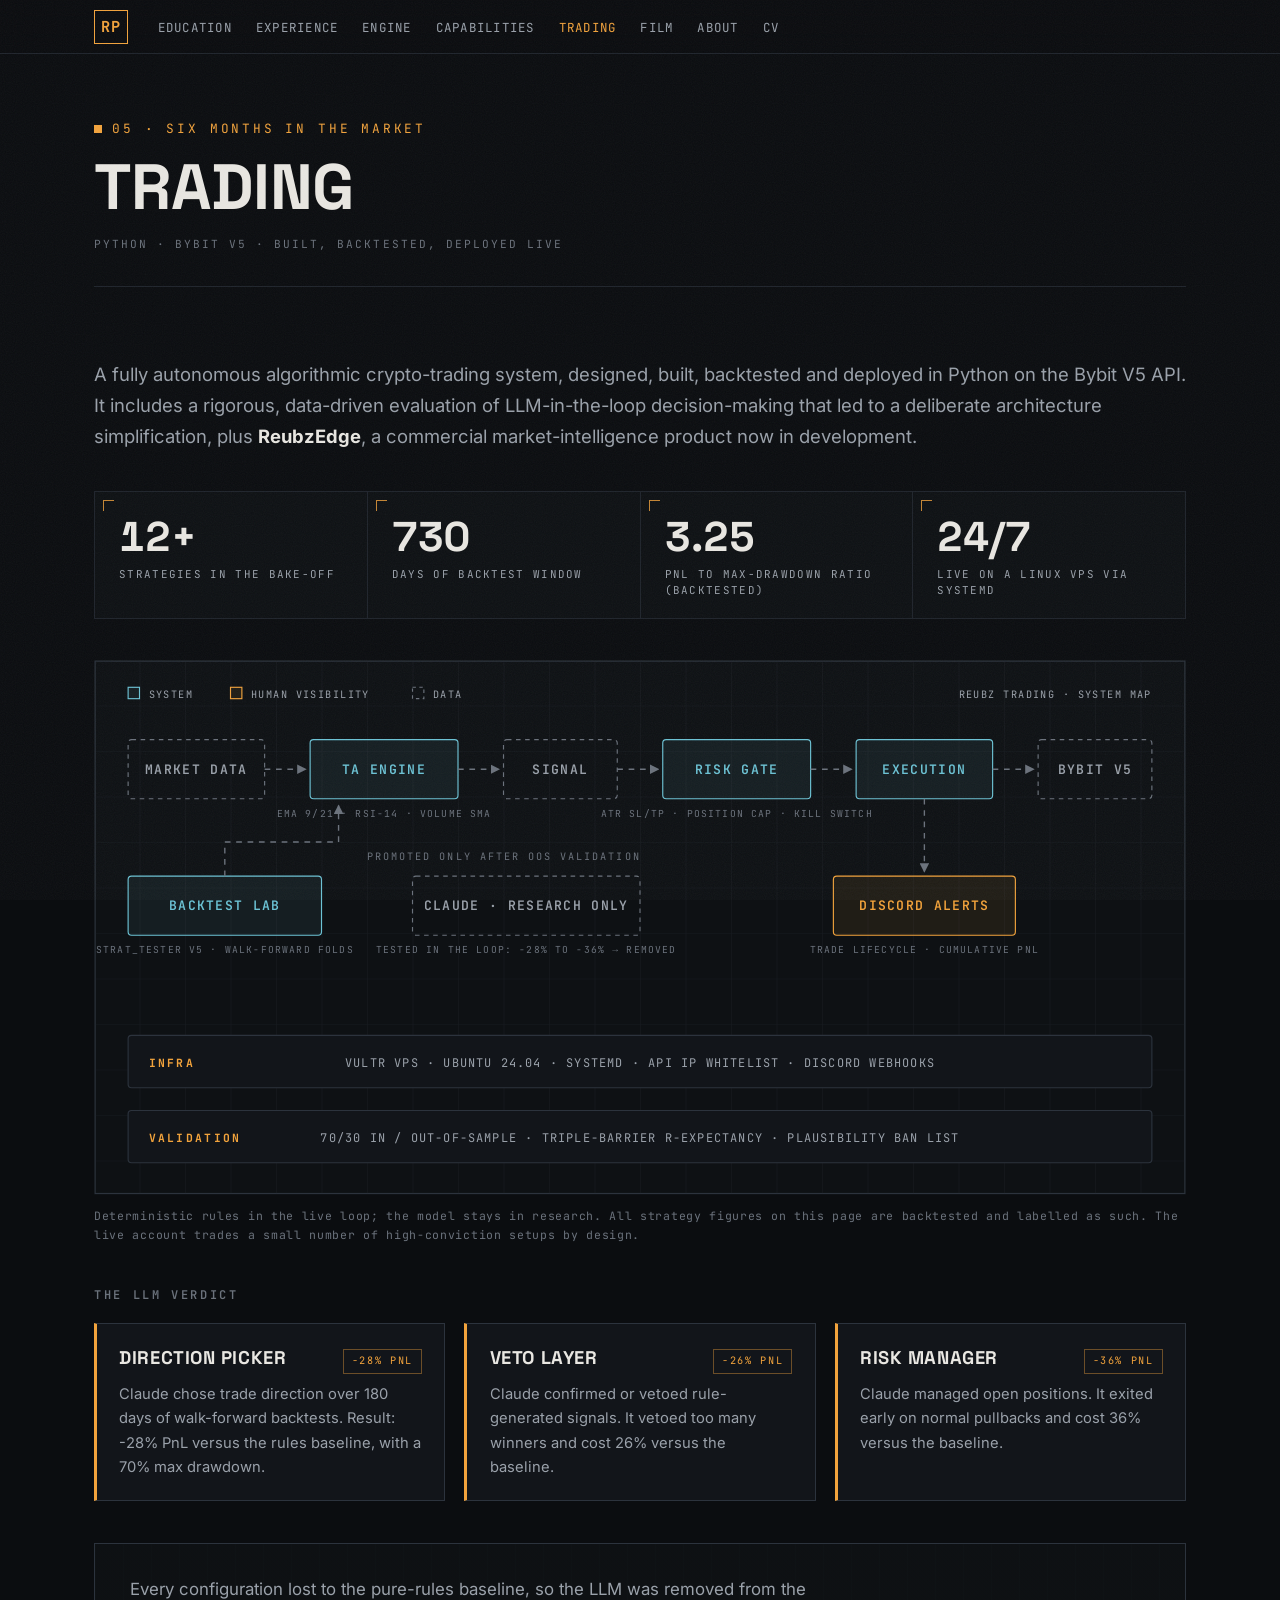
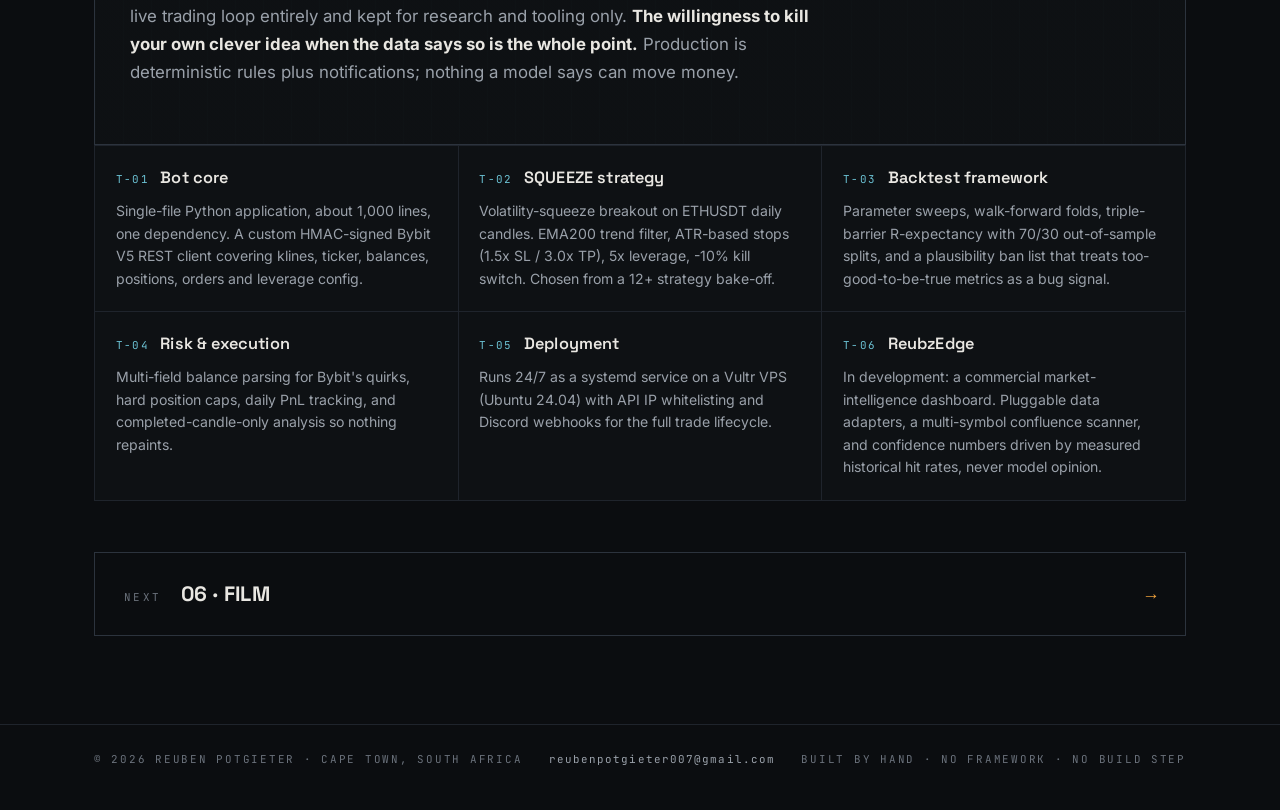
<file: trading.html>
<!doctype html>
<html lang="en">
<head>
  <meta charset="utf-8">
  <meta name="viewport" content="width=device-width, initial-scale=1">
  <title>Trading · Reuben Potgieter</title>
  <meta name="description" content="Autonomous algorithmic crypto-trading systems in Python on the Bybit V5 API: built, backtested with walk-forward validation, and deployed live.">
  <meta name="robots" content="noindex">
  <meta name="color-scheme" content="dark">
  <meta name="theme-color" content="#0b0d10">
  <link rel="icon" href="data:image/svg+xml,%3Csvg%20xmlns='http://www.w3.org/2000/svg'%20viewBox='0%200%2064%2064'%3E%3Crect%20width='64'%20height='64'%20rx='8'%20fill='%230b0d10'/%3E%3Crect%20x='4'%20y='4'%20width='56'%20height='56'%20rx='6'%20fill='none'%20stroke='%23f2a33c'%20stroke-width='2'/%3E%3Ctext%20x='32'%20y='42'%20font-family='monospace'%20font-size='26'%20font-weight='700'%20fill='%23f2a33c'%20text-anchor='middle'%3ERP%3C/text%3E%3C/svg%3E">
  <link rel="preload" href="assets/fonts/space-grotesk-var-latin.woff2" as="font" type="font/woff2" crossorigin>
  <link rel="preload" href="assets/fonts/inter-var-latin.woff2" as="font" type="font/woff2" crossorigin>
  <link rel="preload" href="assets/fonts/jetbrains-mono-var-latin.woff2" as="font" type="font/woff2" crossorigin>
  <link rel="stylesheet" href="styles.css">
</head>
<body>
  <a class="skip-link" href="#main">Skip to content</a>

  <nav class="topnav" aria-label="Site navigation">
    <div class="topnav__inner">
      <a class="topnav__brand" href="index.html" aria-label="Reuben Potgieter, home">RP</a>
      <ul class="topnav__links">
        <li><a href="education.html">Education</a></li>
        <li><a href="experience.html">Experience</a></li>
        <li><a href="engine.html">Engine</a></li>
        <li><a href="capabilities.html">Capabilities</a></li>
        <li><a href="trading.html" class="is-active" aria-current="page">Trading</a></li>
        <li><a href="film.html">Film</a></li>
        <li><a href="about.html">About</a></li>
        <li><a href="cv.html">CV</a></li>
      </ul>
    </div>
  </nav>

  <header class="pagehead">
    <p class="pagehead__kicker"><span class="tick" aria-hidden="true"></span>05 · SIX MONTHS IN THE MARKET</p>
    <h1 class="pagehead__title">Trading</h1>
    <p class="pagehead__note">PYTHON · BYBIT V5 · BUILT, BACKTESTED, DEPLOYED LIVE</p>
    <hr class="pagehead__rule">
  </header>

  <main id="main">
    <section class="section" aria-label="Algorithmic trading systems">
      <p class="lede" data-reveal>
        A fully autonomous algorithmic crypto-trading system, designed, built,
        backtested and deployed in Python on the Bybit V5 API. It includes a rigorous,
        data-driven evaluation of LLM-in-the-loop decision-making that led to a
        deliberate architecture simplification, plus <strong>ReubzEdge</strong>, a
        commercial market-intelligence product now in development.
      </p>

      <div class="stats" data-reveal>
        <div class="stat">
          <span class="stat__value">12+</span>
          <span class="stat__label">strategies in the bake-off</span>
        </div>
        <div class="stat">
          <span class="stat__value">730</span>
          <span class="stat__label">days of backtest window</span>
        </div>
        <div class="stat">
          <span class="stat__value">3.25</span>
          <span class="stat__label">PnL to max-drawdown ratio (backtested)</span>
        </div>
        <div class="stat">
          <span class="stat__value">24/7</span>
          <span class="stat__label">live on a Linux VPS via systemd</span>
        </div>
      </div>

      <figure class="diagram" data-reveal>
        <div class="diagram__scroll">
          <svg class="diagram__svg" viewBox="0 0 960 470" role="img"
               aria-label="Trading system architecture: Bybit market data flows through a technical-analysis engine into signals, through a risk gate into execution and back to the Bybit V5 API, with Discord alerts for human visibility. A backtest lab promotes strategies only after out-of-sample validation. Claude is used for research only, never live trade decisions.">
            <defs>
              <pattern id="bp-grid-t" width="40" height="40" patternUnits="userSpaceOnUse">
                <path d="M40 0H0v40" fill="none" class="d-grid"/>
              </pattern>
              <marker id="arr-t" viewBox="0 0 8 8" refX="7" refY="4" markerWidth="7" markerHeight="7" orient="auto-start-reverse">
                <path d="M0 0L8 4L0 8z" class="d-arrow"/>
              </marker>
            </defs>

            <rect x="1" y="1" width="958" height="468" class="d-frame"/>
            <rect x="1" y="1" width="958" height="468" fill="url(#bp-grid-t)"/>

            <g class="d-legend">
              <rect x="30" y="24" width="10" height="10" class="d-sw d-sw--ai"/>
              <text x="48" y="33">SYSTEM</text>
              <rect x="120" y="24" width="10" height="10" class="d-sw d-sw--human"/>
              <text x="138" y="33">HUMAN VISIBILITY</text>
              <rect x="280" y="24" width="10" height="10" class="d-sw d-sw--data"/>
              <text x="298" y="33">DATA</text>
              <text x="930" y="33" text-anchor="end" class="d-legend__id">REUBZ TRADING · SYSTEM MAP</text>
            </g>

            <!-- row A: live loop -->
            <g class="d-node d-node--data">
              <rect x="30" y="70" width="120" height="52" rx="3"/>
              <text x="90" y="100">MARKET DATA</text>
            </g>
            <line x1="150" y1="96" x2="186" y2="96" class="d-flow" marker-end="url(#arr-t)"/>
            <g class="d-node d-node--ai">
              <rect x="190" y="70" width="130" height="52" rx="3"/>
              <text x="255" y="100">TA ENGINE</text>
            </g>
            <text x="255" y="138" class="d-sub">EMA 9/21 · RSI-14 · VOLUME SMA</text>
            <line x1="320" y1="96" x2="356" y2="96" class="d-flow" marker-end="url(#arr-t)"/>
            <g class="d-node d-node--data">
              <rect x="360" y="70" width="100" height="52" rx="3"/>
              <text x="410" y="100">SIGNAL</text>
            </g>
            <line x1="460" y1="96" x2="496" y2="96" class="d-flow" marker-end="url(#arr-t)"/>
            <g class="d-node d-node--ai">
              <rect x="500" y="70" width="130" height="52" rx="3"/>
              <text x="565" y="100">RISK GATE</text>
            </g>
            <text x="565" y="138" class="d-sub">ATR SL/TP · POSITION CAP · KILL SWITCH</text>
            <line x1="630" y1="96" x2="666" y2="96" class="d-flow" marker-end="url(#arr-t)"/>
            <g class="d-node d-node--ai">
              <rect x="670" y="70" width="120" height="52" rx="3"/>
              <text x="730" y="100">EXECUTION</text>
            </g>
            <line x1="790" y1="96" x2="826" y2="96" class="d-flow" marker-end="url(#arr-t)"/>
            <g class="d-node d-node--data">
              <rect x="830" y="70" width="100" height="52" rx="3"/>
              <text x="880" y="100">BYBIT V5</text>
            </g>

            <!-- execution down to discord -->
            <path d="M730 122v64" fill="none" class="d-flow" marker-end="url(#arr-t)"/>
            <g class="d-node d-node--human">
              <rect x="650" y="190" width="160" height="52" rx="3"/>
              <text x="730" y="220">DISCORD ALERTS</text>
            </g>
            <text x="730" y="258" class="d-sub">TRADE LIFECYCLE · CUMULATIVE PNL</text>

            <!-- backtest lab feeding the TA engine -->
            <g class="d-node d-node--ai">
              <rect x="30" y="190" width="170" height="52" rx="3"/>
              <text x="115" y="220">BACKTEST LAB</text>
            </g>
            <text x="115" y="258" class="d-sub">STRAT_TESTER V5 · WALK-FORWARD FOLDS</text>
            <path d="M115 190v-30h100v-32" fill="none" class="d-flow" marker-end="url(#arr-t)"/>
            <text x="240" y="176" class="d-rowlabel">PROMOTED ONLY AFTER OOS VALIDATION</text>

            <!-- the LLM, out of the loop -->
            <g class="d-node d-node--data">
              <rect x="280" y="190" width="200" height="52" rx="3"/>
              <text x="380" y="220">CLAUDE · RESEARCH ONLY</text>
            </g>
            <text x="380" y="258" class="d-sub">TESTED IN THE LOOP: -28% TO -36% → REMOVED</text>

            <!-- rails -->
            <g class="d-rail">
              <rect x="30" y="330" width="900" height="46" rx="3"/>
              <text x="48" y="358" class="d-rail__label">INFRA</text>
              <text x="480" y="358" text-anchor="middle" class="d-rail__items">VULTR VPS · UBUNTU 24.04 · SYSTEMD · API IP WHITELIST · DISCORD WEBHOOKS</text>
            </g>
            <g class="d-rail">
              <rect x="30" y="396" width="900" height="46" rx="3"/>
              <text x="48" y="424" class="d-rail__label">VALIDATION</text>
              <text x="480" y="424" text-anchor="middle" class="d-rail__items">70/30 IN / OUT-OF-SAMPLE · TRIPLE-BARRIER R-EXPECTANCY · PLAUSIBILITY BAN LIST</text>
            </g>
          </svg>
        </div>
        <figcaption class="diagram__caption">
          Deterministic rules in the live loop; the model stays in research. All strategy
          figures on this page are backtested and labelled as such. The live account trades
          a small number of high-conviction setups by design.
        </figcaption>
      </figure>

      <h2 class="fieldnotes__title" data-reveal>The LLM verdict</h2>
      <div class="clients" data-reveal>
        <article class="client">
          <header class="client__head">
            <h3 class="client__name">Direction picker</h3>
            <span class="client__tag">-28% PNL</span>
          </header>
          <p>Claude chose trade direction over 180 days of walk-forward backtests.
             Result: -28% PnL versus the rules baseline, with a 70% max drawdown.</p>
        </article>
        <article class="client">
          <header class="client__head">
            <h3 class="client__name">Veto layer</h3>
            <span class="client__tag">-26% PNL</span>
          </header>
          <p>Claude confirmed or vetoed rule-generated signals. It vetoed too many
             winners and cost 26% versus the baseline.</p>
        </article>
        <article class="client">
          <header class="client__head">
            <h3 class="client__name">Risk manager</h3>
            <span class="client__tag">-36% PNL</span>
          </header>
          <p>Claude managed open positions. It exited early on normal pullbacks and
             cost 36% versus the baseline.</p>
        </article>
      </div>

      <div class="film" data-reveal>
        <p class="film__body">
          Every configuration lost to the pure-rules baseline, so the LLM was removed
          from the live trading loop entirely and kept for research and tooling only.
          <strong>The willingness to kill your own clever idea when the data says so
          is the whole point.</strong> Production is deterministic rules plus
          notifications; nothing a model says can move money.
        </p>
      </div>

      <div class="modules modules--three" data-reveal>
        <article class="module">
          <header><span class="module__id">T-01</span><h3 class="module__title">Bot core</h3></header>
          <p>Single-file Python application, about 1,000 lines, one dependency. A custom
             HMAC-signed Bybit V5 REST client covering klines, ticker, balances,
             positions, orders and leverage config.</p>
        </article>
        <article class="module">
          <header><span class="module__id">T-02</span><h3 class="module__title">SQUEEZE strategy</h3></header>
          <p>Volatility-squeeze breakout on ETHUSDT daily candles. EMA200 trend filter,
             ATR-based stops (1.5x SL / 3.0x TP), 5x leverage, -10% kill switch. Chosen
             from a 12+ strategy bake-off.</p>
        </article>
        <article class="module">
          <header><span class="module__id">T-03</span><h3 class="module__title">Backtest framework</h3></header>
          <p>Parameter sweeps, walk-forward folds, triple-barrier R-expectancy with
             70/30 out-of-sample splits, and a plausibility ban list that treats
             too-good-to-be-true metrics as a bug signal.</p>
        </article>
        <article class="module">
          <header><span class="module__id">T-04</span><h3 class="module__title">Risk &amp; execution</h3></header>
          <p>Multi-field balance parsing for Bybit's quirks, hard position caps, daily
             PnL tracking, and completed-candle-only analysis so nothing repaints.</p>
        </article>
        <article class="module">
          <header><span class="module__id">T-05</span><h3 class="module__title">Deployment</h3></header>
          <p>Runs 24/7 as a systemd service on a Vultr VPS (Ubuntu 24.04) with API IP
             whitelisting and Discord webhooks for the full trade lifecycle.</p>
        </article>
        <article class="module">
          <header><span class="module__id">T-06</span><h3 class="module__title">ReubzEdge</h3></header>
          <p>In development: a commercial market-intelligence dashboard. Pluggable data
             adapters, a multi-symbol confluence scanner, and confidence numbers driven
             by measured historical hit rates, never model opinion.</p>
        </article>
      </div>

      <a class="nudge" href="film.html">
        <span class="nudge__label">NEXT</span>
        <span class="nudge__title">06 · Film</span>
        <span class="nudge__arrow" aria-hidden="true">&rarr;</span>
      </a>
    </section>
  </main>

  <footer class="foot">
    <div class="foot__inner">
      <p>© <span data-year>2026</span> REUBEN POTGIETER · CAPE TOWN, SOUTH AFRICA</p>
      <p><a class="foot__mail" href="#" data-user="reubenpotgieter007" data-domain="gmail.com" rel="noopener">EMAIL ME</a></p>
      <p class="foot__note">BUILT BY HAND · NO FRAMEWORK · NO BUILD STEP</p>
    </div>
  </footer>

  <script src="script.js" defer></script>
</body>
</html>
</file>
<file: styles.css>
/* ===========================================================================
   Reuben Potgieter · CV / portfolio
   Cinematic × systems. Plain CSS, no build step. Dark by design; print = light.
   =========================================================================== */

/* ---------- Fonts (self-hosted, variable, latin subset) ---------------- */
@font-face {
  font-family: "Space Grotesk";
  src: url("assets/fonts/space-grotesk-var-latin.woff2") format("woff2-variations");
  font-weight: 300 700;
  font-display: swap;
}
@font-face {
  font-family: "Inter";
  src: url("assets/fonts/inter-var-latin.woff2") format("woff2-variations");
  font-weight: 100 900;
  font-display: swap;
}
@font-face {
  font-family: "JetBrains Mono";
  src: url("assets/fonts/jetbrains-mono-var-latin.woff2") format("woff2-variations");
  font-weight: 100 800;
  font-display: swap;
}

/* ---------- Tokens ------------------------------------------------------ */
:root {
  --bg: #0b0d10;
  --bg-2: #0e1114;
  --surface: #12151a;
  --surface-2: #171b21;
  --border: #1f242c;
  --border-strong: #2c333d;
  --text: #e9e7e2;
  --muted: #9aa1aa;
  --faint: #6b727c;
  --amber: #f2a33c;
  --amber-soft: rgba(242, 163, 60, .08);
  --cyan: #6cc3d5;
  --cyan-soft: rgba(108, 195, 213, .07);
  --ink-on-amber: #14100a;
  --maxw: 1140px;
  --radius: 4px;
  --font-display: "Space Grotesk", system-ui, sans-serif;
  --font-body: "Inter", system-ui, -apple-system, "Segoe UI", Roboto, sans-serif;
  --font-mono: "JetBrains Mono", ui-monospace, "SF Mono", "Cascadia Code", Consolas, monospace;
}

* { box-sizing: border-box; }

html { scroll-behavior: smooth; }

@media (prefers-reduced-motion: reduce) {
  html { scroll-behavior: auto; }
  * { animation-duration: .001ms !important; transition-duration: .001ms !important; }
}

body {
  margin: 0;
  font-family: var(--font-body);
  font-size: 1rem;
  color: var(--text);
  background: var(--bg);
  line-height: 1.65;
  -webkit-font-smoothing: antialiased;
  text-rendering: optimizeLegibility;
}

/* film grain over everything */
body::after {
  content: "";
  position: fixed;
  inset: 0;
  z-index: 999;
  pointer-events: none;
  opacity: .05;
  background-image: url("data:image/svg+xml,%3Csvg xmlns='http://www.w3.org/2000/svg' width='240' height='240'%3E%3Cfilter id='n'%3E%3CfeTurbulence type='fractalNoise' baseFrequency='0.9' numOctaves='2' stitchTiles='stitch'/%3E%3C/filter%3E%3Crect width='240' height='240' filter='url(%23n)'/%3E%3C/svg%3E");
}

::selection { background: var(--amber); color: var(--ink-on-amber); }

a { color: var(--amber); text-decoration-thickness: 1px; text-underline-offset: 3px; }
a:hover { text-decoration: underline; }

:focus-visible {
  outline: 2px solid var(--amber);
  outline-offset: 3px;
  border-radius: 2px;
}

.skip-link {
  position: absolute;
  left: -9999px;
  top: 0;
  background: var(--amber);
  color: var(--ink-on-amber);
  padding: .6rem 1rem;
  z-index: 1000;
  font-family: var(--font-mono);
  font-size: .85rem;
}
.skip-link:focus { left: 0; }

.ico { flex: none; vertical-align: middle; }

/* mono annotation utility */
.tick {
  display: inline-block;
  width: 8px; height: 8px;
  background: var(--amber);
  margin-right: .65rem;
}

/* ---------- Top nav ----------------------------------------------------- */
.topnav {
  position: sticky;
  top: 0;
  z-index: 50;
  background: color-mix(in srgb, var(--bg) 82%, transparent);
  -webkit-backdrop-filter: blur(12px);
  backdrop-filter: blur(12px);
  border-bottom: 1px solid var(--border);
}
.topnav__inner {
  max-width: var(--maxw);
  margin: 0 auto;
  padding: .6rem 1.5rem;
  display: flex;
  align-items: center;
  gap: 1.2rem;
}
.topnav__brand {
  font-family: var(--font-mono);
  font-weight: 700;
  font-size: .95rem;
  letter-spacing: .06em;
  color: var(--amber);
  text-decoration: none;
  border: 1px solid var(--amber);
  width: 34px; height: 34px;
  display: grid; place-items: center;
  flex: none;
}
.topnav__brand:hover { background: var(--amber-soft); text-decoration: none; }
.topnav__links {
  list-style: none;
  display: flex;
  gap: .2rem;
  margin: 0;
  padding: 0;
  flex-wrap: wrap;
}
.topnav__links a {
  font-family: var(--font-mono);
  font-size: .78rem;
  letter-spacing: .1em;
  text-transform: uppercase;
  color: var(--muted);
  text-decoration: none;
  padding: .4rem .65rem;
}
.topnav__links a:hover { color: var(--amber); text-decoration: none; }
.topnav__links a.is-active { color: var(--amber); }
.topnav__pdf { margin-left: auto; }

/* ---------- Buttons ----------------------------------------------------- */
.btn {
  font-family: var(--font-mono);
  font-weight: 600;
  font-size: .8rem;
  letter-spacing: .08em;
  text-transform: uppercase;
  cursor: pointer;
  border-radius: var(--radius);
  padding: .7rem 1.2rem;
  display: inline-flex;
  align-items: center;
  gap: .5rem;
  border: 1px solid transparent;
  text-decoration: none;
  transition: background-color .15s ease, border-color .15s ease, color .15s ease, transform .05s ease;
}
.btn:active { transform: translateY(1px); }
.btn:hover { text-decoration: none; }
.btn--primary { background: var(--amber); color: var(--ink-on-amber); }
.btn--primary:hover { background: #ffb84f; }
.btn--ghost { background: transparent; color: var(--text); border-color: var(--border-strong); }
.btn--ghost:hover { border-color: var(--amber); color: var(--amber); }

/* ---------- Hero -------------------------------------------------------- */
.hero {
  position: relative;
  border-bottom: 1px solid var(--border);
  overflow: hidden;
}
.hero__backdrop {
  position: absolute;
  inset: 0;
  background-image:
    linear-gradient(var(--border) 1px, transparent 1px),
    linear-gradient(90deg, var(--border) 1px, transparent 1px);
  background-size: 56px 56px;
  opacity: .35;
  -webkit-mask-image: radial-gradient(ellipse 90% 80% at 30% 20%, #000 0%, transparent 70%);
  mask-image: radial-gradient(ellipse 90% 80% at 30% 20%, #000 0%, transparent 70%);
  pointer-events: none;
}
.hero__inner {
  position: relative;
  max-width: var(--maxw);
  margin: 0 auto;
  padding: 5.5rem 1.5rem 4rem;
  display: grid;
  grid-template-columns: minmax(0, 1.5fr) minmax(260px, 1fr);
  gap: 3.5rem;
  align-items: center;
}
.hero__kicker {
  margin: 0 0 1.4rem;
  font-family: var(--font-mono);
  font-size: .8rem;
  letter-spacing: .22em;
  text-transform: uppercase;
  color: var(--amber);
  display: flex;
  align-items: center;
}
.hero__name {
  margin: 0;
  font-family: var(--font-display);
  font-weight: 700;
  font-size: clamp(3rem, 8.5vw, 5.6rem);
  line-height: .96;
  letter-spacing: -.015em;
  text-transform: uppercase;
}
.hero__tagline {
  margin: 1.6rem 0 0;
  color: var(--muted);
  font-size: 1.08rem;
  max-width: 54ch;
}
.hero__tagline strong { color: var(--text); }

.contacts {
  list-style: none;
  margin: 1.8rem 0 0;
  padding: 0;
  display: flex;
  flex-wrap: wrap;
  gap: .5rem 1.4rem;
}
.contact {
  display: inline-flex;
  align-items: center;
  gap: .5rem;
  font-family: var(--font-mono);
  font-size: .8rem;
  letter-spacing: .02em;
  color: var(--text);
  text-decoration: none;
}
a.contact:hover { color: var(--amber); text-decoration: none; }
.contact .ico { color: var(--faint); }
a.contact:hover .ico { color: var(--amber); }
.contact--static { color: var(--muted); }

.hero__actions { margin-top: 2.2rem; display: flex; gap: .8rem; flex-wrap: wrap; }

/* portrait */
.hero__portrait { margin: 0; justify-self: end; width: min(340px, 100%); }
.portrait__frame {
  position: relative;
  border: 1px solid var(--border-strong);
  padding: 10px;
  background: var(--bg-2);
}
/* registration corner ticks */
.portrait__frame::before,
.portrait__frame::after {
  content: "";
  position: absolute;
  width: 18px; height: 18px;
  border-color: var(--amber);
  border-style: solid;
}
.portrait__frame::before { top: -1px; left: -1px; border-width: 2px 0 0 2px; }
.portrait__frame::after { bottom: -1px; right: -1px; border-width: 0 2px 2px 0; }
.portrait__img {
  display: block;
  width: 100%;
  height: auto;
  aspect-ratio: 4 / 5;
  object-fit: cover;
  filter: grayscale(1) contrast(1.06) brightness(.94);
}
.portrait__frame:hover .portrait__img { filter: grayscale(.2) contrast(1.02); transition: filter .4s ease; }
.portrait__caption {
  display: flex;
  justify-content: space-between;
  margin-top: .6rem;
  font-family: var(--font-mono);
  font-size: .7rem;
  letter-spacing: .14em;
  color: var(--faint);
}

/* timecode ruler */
.hero__ruler {
  position: relative;
  height: 34px;
  border-top: 1px solid var(--border);
  background-image: repeating-linear-gradient(
    90deg,
    var(--border-strong) 0 1px,
    transparent 1px 12px
  );
  background-size: 120px 10px;
  background-repeat: repeat-x;
  background-position: 0 0;
}
.hero__ruler::before {
  content: "";
  position: absolute;
  inset: 0 0 auto 0;
  height: 16px;
  background-image: repeating-linear-gradient(90deg, var(--border-strong) 0 1px, transparent 1px 120px);
}
.ruler__label {
  position: absolute;
  top: 12px;
  left: 1.5rem;
  font-family: var(--font-mono);
  font-size: .68rem;
  letter-spacing: .18em;
  color: var(--faint);
}
.ruler__label--right { left: auto; right: 1.5rem; color: var(--amber); }

/* ---------- Sections ---------------------------------------------------- */
.section {
  max-width: var(--maxw);
  margin: 0 auto;
  padding: 4.5rem 1.5rem 2.5rem;
}
.sec__head {
  display: flex;
  align-items: baseline;
  gap: 1rem;
  margin-bottom: 2.2rem;
}
.sec__num {
  font-family: var(--font-mono);
  font-size: .85rem;
  color: var(--amber);
  font-weight: 600;
  letter-spacing: .1em;
}
.sec__title {
  margin: 0;
  font-family: var(--font-display);
  font-weight: 700;
  font-size: clamp(1.6rem, 3.4vw, 2.3rem);
  letter-spacing: .01em;
  text-transform: uppercase;
  line-height: 1;
}
.sec__rule { flex: 1; border-top: 1px solid var(--border); transform: translateY(-6px); }
.sec__note {
  font-family: var(--font-mono);
  font-size: .68rem;
  letter-spacing: .18em;
  color: var(--faint);
  white-space: nowrap;
}

.lede {
  margin: 0 0 2.4rem;
  font-size: 1.15rem;
  line-height: 1.7;
  color: var(--muted);
}
.lede strong { color: var(--text); }

/* ---------- Stats ------------------------------------------------------- */
.stats {
  display: grid;
  grid-template-columns: repeat(auto-fit, minmax(200px, 1fr));
  gap: 1px;
  background: var(--border);
  border: 1px solid var(--border);
  margin-bottom: 2.6rem;
}
.stat {
  position: relative;
  background: var(--bg-2);
  padding: 1.4rem 1.5rem 1.2rem;
}
.stat::before {
  content: "";
  position: absolute;
  top: 8px; left: 8px;
  width: 10px; height: 10px;
  border-top: 1px solid var(--amber);
  border-left: 1px solid var(--amber);
  opacity: .8;
}
.stat__value {
  display: block;
  font-family: var(--font-display);
  font-weight: 700;
  font-size: 2.6rem;
  line-height: 1.1;
  color: var(--text);
  font-variant-numeric: tabular-nums;
}
.stat__label {
  display: block;
  margin-top: .35rem;
  font-family: var(--font-mono);
  font-size: .68rem;
  letter-spacing: .12em;
  text-transform: uppercase;
  color: var(--muted);
  line-height: 1.5;
}

/* ---------- Diagram ----------------------------------------------------- */
.diagram { margin: 0 0 2.6rem; }
.diagram__scroll { overflow-x: auto; }
.diagram__svg {
  display: block;
  width: 100%;
  min-width: 760px;
  height: auto;
  background: var(--bg-2);
}
.diagram__caption {
  margin-top: .7rem;
  font-family: var(--font-mono);
  font-size: .72rem;
  letter-spacing: .06em;
  color: var(--faint);
}

/* diagram internals */
.d-frame { fill: none; stroke: var(--border-strong); }
.d-grid { stroke: var(--border); stroke-width: 1; opacity: .5; }
.d-arrow { fill: var(--faint); }
.d-flow {
  stroke: var(--faint);
  stroke-width: 1.2;
  stroke-dasharray: 5 5;
  animation: d-flow 1.4s linear infinite;
}
@keyframes d-flow { to { stroke-dashoffset: -10; } }
@media (prefers-reduced-motion: reduce) {
  .d-flow { animation: none; }
}

.d-node text {
  font-family: var(--font-mono);
  font-size: 11.5px;
  font-weight: 600;
  letter-spacing: .1em;
  text-anchor: middle;
}
.d-node--ai rect { fill: var(--cyan-soft); stroke: var(--cyan); stroke-width: 1; }
.d-node--ai text { fill: var(--cyan); }
.d-node--human rect { fill: var(--amber-soft); stroke: var(--amber); stroke-width: 1; }
.d-node--human text { fill: var(--amber); }
.d-node--data rect { fill: transparent; stroke: var(--faint); stroke-width: 1; stroke-dasharray: 4 4; }
.d-node--data text { fill: var(--muted); }

.d-sub {
  font-family: var(--font-mono);
  font-size: 8.5px;
  letter-spacing: .12em;
  fill: var(--faint);
  text-anchor: middle;
}
.d-rowlabel {
  font-family: var(--font-mono);
  font-size: 9px;
  letter-spacing: .2em;
  fill: var(--faint);
}
.d-legend text {
  font-family: var(--font-mono);
  font-size: 9px;
  letter-spacing: .14em;
  fill: var(--muted);
}
.d-legend__id { fill: var(--faint); }
.d-sw--ai { fill: var(--cyan-soft); stroke: var(--cyan); }
.d-sw--human { fill: var(--amber-soft); stroke: var(--amber); }
.d-sw--data { fill: transparent; stroke: var(--faint); stroke-dasharray: 3 3; }

.d-note text {
  font-family: var(--font-mono);
  font-size: 9.5px;
  letter-spacing: .1em;
  fill: var(--muted);
}
.d-note__bar { stroke: var(--amber); stroke-width: 2; }

.d-rail rect { fill: var(--surface); stroke: var(--border-strong); }
.d-rail__label {
  font-family: var(--font-mono);
  font-size: 10px;
  font-weight: 700;
  letter-spacing: .2em;
  fill: var(--amber);
}
.d-rail__items {
  font-family: var(--font-mono);
  font-size: 10.5px;
  letter-spacing: .1em;
  fill: var(--muted);
}

/* ---------- Modules ----------------------------------------------------- */
.modules {
  display: grid;
  gap: 1px;
  background: var(--border);
  border: 1px solid var(--border);
  margin-bottom: 2.6rem;
}
.module {
  background: var(--bg-2);
  padding: 1.2rem 1.3rem 1.3rem;
}
.module header {
  display: flex;
  align-items: baseline;
  gap: .7rem;
  margin-bottom: .5rem;
}
.module__id {
  font-family: var(--font-mono);
  font-size: .68rem;
  letter-spacing: .12em;
  color: var(--cyan);
}
.module__title {
  margin: 0;
  font-family: var(--font-display);
  font-size: 1.02rem;
  font-weight: 600;
  letter-spacing: .01em;
}
.module p {
  margin: 0;
  font-size: .88rem;
  color: var(--muted);
  line-height: 1.6;
}
/* 10 modules: column counts chosen so the grid always fills evenly (5/2/1) */
.modules { grid-template-columns: repeat(5, 1fr); }
@media (max-width: 1100px) { .modules { grid-template-columns: repeat(2, 1fr); } }
@media (max-width: 560px) { .modules { grid-template-columns: 1fr; } }
/* 6-item variant fills evenly at 3/2/1 */
.modules--three { grid-template-columns: repeat(3, 1fr); }
@media (max-width: 1100px) { .modules--three { grid-template-columns: repeat(2, 1fr); } }
@media (max-width: 560px) { .modules--three { grid-template-columns: 1fr; } }

/* ---------- Clients ----------------------------------------------------- */
.clients {
  display: grid;
  grid-template-columns: repeat(auto-fit, minmax(280px, 1fr));
  gap: 1.2rem;
  margin-bottom: 2.6rem;
}
.client {
  border: 1px solid var(--border-strong);
  border-left: 3px solid var(--amber);
  background: var(--surface);
  padding: 1.2rem 1.4rem 1.3rem;
}
.client__head {
  display: flex;
  justify-content: space-between;
  align-items: baseline;
  gap: 1rem;
  flex-wrap: wrap;
  margin-bottom: .5rem;
}
.client__name {
  margin: 0;
  font-family: var(--font-display);
  font-size: 1.15rem;
  font-weight: 700;
  text-transform: uppercase;
  letter-spacing: .03em;
}
.client__tag {
  font-family: var(--font-mono);
  font-size: .64rem;
  letter-spacing: .16em;
  color: var(--amber);
  border: 1px solid color-mix(in srgb, var(--amber) 40%, transparent);
  padding: .2rem .5rem;
  white-space: nowrap;
}
.client p { margin: 0; font-size: .92rem; color: var(--muted); }

/* ---------- Field notes -------------------------------------------------- */
.fieldnotes { border-top: 1px solid var(--border); padding-top: 1.6rem; }
.fieldnotes__title {
  margin: 0 0 1.1rem;
  font-family: var(--font-mono);
  font-size: .75rem;
  font-weight: 600;
  letter-spacing: .22em;
  text-transform: uppercase;
  color: var(--faint);
}
.fieldnotes__list {
  list-style: none;
  margin: 0;
  padding: 0;
  columns: 2;
  column-gap: 3rem;
}
.fieldnotes__list li {
  break-inside: avoid;
  position: relative;
  padding: 0 0 1rem 3.4rem;
  font-size: .9rem;
  color: var(--muted);
  line-height: 1.65;
}
.fn__marker {
  position: absolute;
  left: 0;
  top: .2em;
  font-family: var(--font-mono);
  font-size: .68rem;
  letter-spacing: .1em;
  color: var(--amber);
}
.fieldnotes__list code {
  font-family: var(--font-mono);
  font-size: .82em;
  background: var(--surface-2);
  padding: .05rem .35rem;
  border-radius: 3px;
  color: var(--text);
}

/* ---------- Experience --------------------------------------------------- */
.role {
  padding: 1.6rem 0;
  border-bottom: 1px solid var(--border);
}
.role:last-child { border-bottom: 0; }
.role__head {
  display: flex;
  justify-content: space-between;
  align-items: baseline;
  gap: 1rem;
  flex-wrap: wrap;
}
.role__title {
  margin: 0;
  font-family: var(--font-display);
  font-size: 1.2rem;
  font-weight: 600;
}
.role__at { color: var(--faint); font-weight: 400; }
.role__org { color: var(--amber); }
.role__meta { margin: .3rem 0 0; color: var(--faint); font-size: .86rem; }
.role__dates {
  margin: 0;
  font-family: var(--font-mono);
  font-size: .72rem;
  letter-spacing: .14em;
  color: var(--muted);
  white-space: nowrap;
}
.role__scope { margin: .8rem 0 .4rem; color: var(--muted); }
.role__scope strong { color: var(--text); }
.role__scope--callout {
  margin: 1rem 0 1.4rem;
  padding: .95rem 1.15rem;
  background: var(--amber-soft);
  border: 1px solid var(--border-strong);
  border-left: 3px solid var(--amber);
}
.bullets { margin: .6rem 0 0; padding-left: 1.15rem; }
.bullets li { margin: .45rem 0; color: var(--muted); }
.bullets li strong { color: var(--text); font-weight: 600; }

/* ---------- Skills ------------------------------------------------------- */
.skills {
  display: grid;
  grid-template-columns: repeat(auto-fill, minmax(260px, 1fr));
  gap: 1.4rem 1.8rem;
}
.skillgroup__label {
  margin: 0 0 .6rem;
  font-family: var(--font-mono);
  font-size: .68rem;
  font-weight: 600;
  text-transform: uppercase;
  letter-spacing: .18em;
  color: var(--amber);
}
.chips { list-style: none; margin: 0; padding: 0; display: flex; flex-wrap: wrap; gap: .45rem; }
.chips li {
  background: var(--surface);
  border: 1px solid var(--border-strong);
  border-radius: 2px;
  padding: .3rem .7rem;
  font-family: var(--font-mono);
  font-size: .76rem;
  color: var(--text);
}

/* ---------- Film --------------------------------------------------------- */
.film {
  border: 1px solid var(--border-strong);
  background:
    linear-gradient(color-mix(in srgb, var(--bg-2) 92%, transparent), color-mix(in srgb, var(--bg-2) 92%, transparent)),
    repeating-linear-gradient(90deg, var(--border) 0 1px, transparent 1px 28px);
  padding: 2rem 2.2rem;
}
.film__body {
  margin: 0 0 1.6rem;
  font-size: 1.05rem;
  color: var(--muted);
  max-width: 64ch;
}
.film__body strong { color: var(--text); }
.film__actions { display: flex; gap: .8rem; flex-wrap: wrap; }

/* ---------- Prose / About ------------------------------------------------ */
.prose p { margin: 0 0 1rem; color: var(--muted); }
.prose p:last-child { margin-bottom: 0; }

/* ---------- Education ---------------------------------------------------- */
.edu { list-style: none; margin: 0; padding: 0; }
.edu__item {
  display: flex;
  justify-content: space-between;
  align-items: baseline;
  gap: 1rem;
  padding: .7rem 0;
  border-bottom: 1px solid var(--border);
}
.edu__item > div { flex: 1 1 auto; min-width: 0; }
.edu__item:last-child { border-bottom: 0; }
.edu__qual { font-weight: 600; }
.edu__org { color: var(--amber); }
.edu__note { color: var(--muted); }
.edu__note--block { display: block; margin-top: .25rem; font-size: .92em; }
.edu__year {
  font-family: var(--font-mono);
  font-size: .78rem;
  letter-spacing: .1em;
  color: var(--muted);
  flex-shrink: 0;
  white-space: nowrap;
}
.edu__langs { margin: 1.2rem 0 0; color: var(--muted); font-size: .92rem; }
.edu__langs strong { color: var(--text); }

/* ---------- Footer ------------------------------------------------------- */
.foot {
  margin-top: 3rem;
  border-top: 1px solid var(--border);
}
.foot__inner {
  max-width: var(--maxw);
  margin: 0 auto;
  padding: 1.6rem 1.5rem 2.6rem;
  display: flex;
  justify-content: space-between;
  gap: 1rem;
  flex-wrap: wrap;
}
.foot p {
  margin: 0;
  font-family: var(--font-mono);
  font-size: .68rem;
  letter-spacing: .16em;
  color: var(--faint);
}
.foot__note { color: var(--faint); }
.foot__mail {
  color: var(--muted);
  text-decoration: none;
  letter-spacing: .1em;
}
.foot__mail:hover { color: var(--amber); text-decoration: none; }

/* ---------- Page header (subpages) --------------------------------------- */
.pagehead {
  max-width: var(--maxw);
  margin: 0 auto;
  padding: 4rem 1.5rem 0;
}
.pagehead__kicker {
  margin: 0 0 1rem;
  font-family: var(--font-mono);
  font-size: .8rem;
  letter-spacing: .22em;
  color: var(--amber);
  display: flex;
  align-items: center;
}
.pagehead__title {
  margin: 0;
  font-family: var(--font-display);
  font-weight: 700;
  font-size: clamp(2.4rem, 6vw, 4rem);
  line-height: 1;
  letter-spacing: -.01em;
  text-transform: uppercase;
}
.pagehead__note {
  margin: 1rem 0 0;
  font-family: var(--font-mono);
  font-size: .7rem;
  letter-spacing: .18em;
  color: var(--faint);
}
.pagehead__rule {
  border: 0;
  border-top: 1px solid var(--border);
  margin: 2rem 0 0;
}

/* ---------- Landing guide cards ------------------------------------------ */
.guides {
  display: grid;
  grid-template-columns: repeat(4, 1fr);
  gap: 1px;
  background: var(--border);
  border: 1px solid var(--border);
}
@media (max-width: 1000px) { .guides { grid-template-columns: repeat(2, 1fr); } }
@media (max-width: 560px) { .guides { grid-template-columns: 1fr; } }
.guide {
  position: relative;
  display: block;
  background: var(--bg-2);
  padding: 1.5rem 1.6rem 1.4rem;
  text-decoration: none;
  color: var(--text);
  transition: background-color .2s ease;
}
.guide:hover { background: var(--surface-2); text-decoration: none; }
.guide__num {
  font-family: var(--font-mono);
  font-size: .72rem;
  letter-spacing: .14em;
  color: var(--amber);
}
.guide__title {
  margin: .5rem 0 .4rem;
  font-family: var(--font-display);
  font-weight: 700;
  font-size: 1.25rem;
  letter-spacing: .02em;
  text-transform: uppercase;
}
.guide p {
  margin: 0;
  font-size: .88rem;
  color: var(--muted);
  line-height: 1.55;
  max-width: 34ch;
}
.guide__arrow {
  position: absolute;
  top: 1.3rem;
  right: 1.4rem;
  font-family: var(--font-mono);
  color: var(--faint);
  transition: color .2s ease, transform .2s ease;
}
.guide:hover .guide__arrow { color: var(--amber); transform: translateX(4px); }
.guide__tag {
  position: absolute;
  bottom: 1.35rem;
  right: 1.4rem;
  font-family: var(--font-mono);
  font-size: .6rem;
  letter-spacing: .18em;
  color: var(--amber);
  border: 1px solid color-mix(in srgb, var(--amber) 40%, transparent);
  padding: .18rem .45rem;
}

/* ---------- Next nudge ---------------------------------------------------- */
.nudge {
  display: flex;
  align-items: baseline;
  gap: 1.2rem;
  margin-top: 3.2rem;
  padding: 1.5rem 1.8rem;
  border: 1px solid var(--border-strong);
  text-decoration: none;
  color: var(--text);
  transition: border-color .2s ease, background-color .2s ease;
}
.nudge:hover { border-color: var(--amber); background: var(--amber-soft); text-decoration: none; }
.nudge__label {
  font-family: var(--font-mono);
  font-size: .68rem;
  letter-spacing: .22em;
  color: var(--faint);
}
.nudge__title {
  font-family: var(--font-display);
  font-weight: 700;
  font-size: 1.3rem;
  letter-spacing: .02em;
  text-transform: uppercase;
}
.nudge__arrow {
  margin-left: auto;
  font-family: var(--font-mono);
  font-size: 1.1rem;
  color: var(--amber);
  transition: transform .2s ease;
}
.nudge:hover .nudge__arrow { transform: translateX(6px); }

/* ---------- Work gallery -------------------------------------------------- */
.gallery {
  display: grid;
  grid-template-columns: repeat(2, 1fr);
  gap: 1.4rem;
  margin-bottom: 2.6rem;
}
@media (max-width: 720px) { .gallery { grid-template-columns: 1fr; } }
.shot { margin: 0; }
.shot__frame {
  position: relative;
  border: 1px solid var(--border-strong);
  padding: 8px;
  background: var(--bg-2);
}
.shot__frame::before,
.shot__frame::after {
  content: "";
  position: absolute;
  width: 14px; height: 14px;
  border-color: var(--amber);
  border-style: solid;
}
.shot__frame::before { top: -1px; left: -1px; border-width: 2px 0 0 2px; }
.shot__frame::after { bottom: -1px; right: -1px; border-width: 0 2px 2px 0; }
.shot__frame img { display: block; width: 100%; height: auto; }
.shot__caption {
  display: flex;
  justify-content: space-between;
  gap: 1rem;
  margin-top: .55rem;
  font-family: var(--font-mono);
  font-size: .68rem;
  letter-spacing: .1em;
  color: var(--faint);
}
.shot__caption strong { color: var(--muted); font-weight: 600; letter-spacing: .14em; }

/* ---------- Client wordmarks ---------------------------------------------- */
.wordmarks {
  margin-top: 2.4rem;
  border: 1px solid var(--border);
  padding: 1.2rem 1.6rem;
  display: flex;
  flex-wrap: wrap;
  align-items: baseline;
  gap: .8rem 1.8rem;
}
.wordmarks__label {
  font-family: var(--font-mono);
  font-size: .62rem;
  letter-spacing: .2em;
  color: var(--faint);
  width: 100%;
}
.wordmarks span {
  font-family: var(--font-display);
  font-weight: 700;
  font-size: 1rem;
  letter-spacing: .12em;
  text-transform: uppercase;
  color: var(--muted);
}
.wordmarks img {
  height: 30px;
  width: auto;
  filter: grayscale(1) invert(1);
  opacity: .8;
  transition: opacity .2s ease;
}
.wordmarks img:hover { opacity: 1; }

/* ---------- Video frame --------------------------------------------------- */
.videoframe { margin: 0 0 2.4rem; }
.videoframe__box {
  position: relative;
  border: 1px solid var(--border-strong);
  padding: 8px;
  background: var(--bg-2);
}
.videoframe__box::before,
.videoframe__box::after {
  content: "";
  position: absolute;
  width: 14px; height: 14px;
  border-color: var(--amber);
  border-style: solid;
}
.videoframe__box::before { top: -1px; left: -1px; border-width: 2px 0 0 2px; }
.videoframe__box::after { bottom: -1px; right: -1px; border-width: 0 2px 2px 0; }
.videoframe__box iframe {
  display: block;
  width: 100%;
  aspect-ratio: 16 / 9;
  border: 0;
  background: #000;
}
.videoframe__caption {
  display: flex;
  justify-content: space-between;
  gap: 1rem;
  margin-top: .55rem;
  font-family: var(--font-mono);
  font-size: .68rem;
  letter-spacing: .1em;
  color: var(--faint);
}
.videoframe__caption strong { color: var(--muted); font-weight: 600; letter-spacing: .14em; }

/* ---------- Brand marquee ------------------------------------------------- */
.marquee {
  margin-top: 1.4rem;
  border: 1px solid var(--border);
  padding: 1.2rem 0 1.4rem;
  overflow: hidden;
}
.marquee .wordmarks__label {
  display: block;
  padding: 0 1.6rem;
  margin-bottom: 1.1rem;
}
.marquee__viewport {
  overflow: hidden;
  -webkit-mask-image: linear-gradient(90deg, transparent, #000 10%, #000 90%, transparent);
  mask-image: linear-gradient(90deg, transparent, #000 10%, #000 90%, transparent);
}
.marquee__track {
  display: flex;
  width: max-content;
  animation: marquee 30s linear infinite;
}
.marquee:hover .marquee__track { animation-play-state: paused; }
.marquee__group { display: flex; gap: 14px; padding-right: 14px; }
@keyframes marquee { to { transform: translateX(-50%); } }
@media (prefers-reduced-motion: reduce) {
  .marquee__track { animation: none; }
  .marquee__viewport { overflow-x: auto; -webkit-mask-image: none; mask-image: none; }
}
.brandtile {
  flex: none;
  width: 180px;
  height: 72px;
  border: 1px solid var(--border-strong);
  border-radius: var(--radius);
  background: var(--bg-2);
  display: grid;
  place-items: center;
}
.brandtile img {
  height: 30px;
  max-width: 130px;
  width: auto;
  filter: grayscale(1) invert(1);
  opacity: .8;
}
.brandtile img.brandtile__tall { height: 38px; }
.brandtile img.brandtile__pad { height: 62px; }
.brandtile img.brandtile__noinvert { filter: grayscale(1) brightness(1.15); }

/* ---------- Reveal on scroll (progressive enhancement) ------------------ */
@media (prefers-reduced-motion: no-preference) {
  .js [data-reveal] {
    opacity: 0;
    transform: translateY(14px);
    transition: opacity .55s ease, transform .55s ease;
  }
  .js [data-reveal].is-visible {
    opacity: 1;
    transform: none;
  }
}

/* ---------- Responsive --------------------------------------------------- */
@media (max-width: 900px) {
  .hero__inner {
    grid-template-columns: 1fr;
    gap: 2.5rem;
    padding-top: 3.5rem;
  }
  .hero__portrait { justify-self: start; width: min(280px, 70%); }
  .fieldnotes__list { columns: 1; }
}
@media (max-width: 620px) {
  .topnav__inner { padding: .5rem .9rem; gap: .6rem; }
  .topnav__links a { font-size: .62rem; padding: .3rem .4rem; letter-spacing: .06em; }
  .topnav__pdf { display: none; }
  .sec__note { display: none; }
  .section { padding: 3rem 1.25rem 1.8rem; }
  .film { padding: 1.4rem 1.3rem; }
}

/* ===========================================================================
   Print / PDF: clean, ink-friendly, light, single column, no chrome.
   =========================================================================== */
@media print {
  :root {
    --bg: #fff; --bg-2: #fff; --surface: #fff; --surface-2: #f1f1f1;
    --text: #111; --muted: #333; --faint: #555;
    --border: #ccc; --border-strong: #bbb;
    --amber: #1a1a1a; --amber-soft: #f1f1f1;
    --cyan: #333; --cyan-soft: #f6f6f6;
    --ink-on-amber: #fff;
  }
  @page { margin: 14mm; }
  body { font-size: 10.5pt; line-height: 1.45; background: #fff; }
  body::after { display: none; }
  .topnav, .skip-link, .hero__actions, .btn, .hero__ruler, .hero__backdrop,
  .diagram, .film__actions { display: none !important; }
  [data-reveal] { opacity: 1 !important; transform: none !important; }
  .hero__inner, .section, .foot__inner { max-width: none; margin: 0; padding: 0; }
  .hero__inner { grid-template-columns: 1fr auto; gap: 1.5rem; padding-bottom: .6rem; }
  .hero__portrait { width: 100px; }
  .portrait__frame { padding: 0; border: 1px solid #ccc; }
  .portrait__frame::before, .portrait__frame::after { display: none; }
  .portrait__img { filter: none; }
  .portrait__caption { display: none; }
  .hero__name { font-size: 22pt; line-height: 1.05; }
  .hero__kicker { margin-bottom: .5rem; }
  .section { padding: .8rem 0; }
  .sec__head { margin-bottom: .9rem; }
  a { color: #111; text-decoration: none; }
  /* transparent-bg bordered cells: no gray blocks where grid cells are empty */
  .stats, .modules { background: transparent; border: 0; gap: 6px; }
  .stats { grid-template-columns: repeat(4, 1fr); margin-bottom: 1.2rem; }
  .modules { grid-template-columns: repeat(3, 1fr); }
  .stat, .module { border: 1px solid #ccc; }
  .nudge, .guides, .gallery, .wordmarks, .videoframe, .marquee, .pagehead__rule { display: none !important; }
  .pagehead { margin: 0; padding: 0 0 .6rem; }
  .pagehead__title { font-size: 20pt; }
  .stat { padding: .6rem .8rem; }
  .stat::before { display: none; }
  .stat__value { font-size: 1.5rem; }
  .modules, .clients { margin-bottom: 1.2rem; }
  .module, .client { padding: .7rem .9rem; }
  .fieldnotes__list { columns: 1; }
  .fieldnotes__list li { padding-bottom: .5rem; }
  .chips li, .client, .module { border-color: #ccc; }
  .foot { margin-top: 1rem; }
  .foot__note { display: none; }
  /* Keep entries from splitting across pages */
  .role, .module, .client, .stat, .skillgroup, .edu__item, .sec__head,
  .fieldnotes__list li { break-inside: avoid; }
  .sec__head { page-break-after: avoid; }
  h2, h3 { page-break-after: avoid; }
}
</file>
